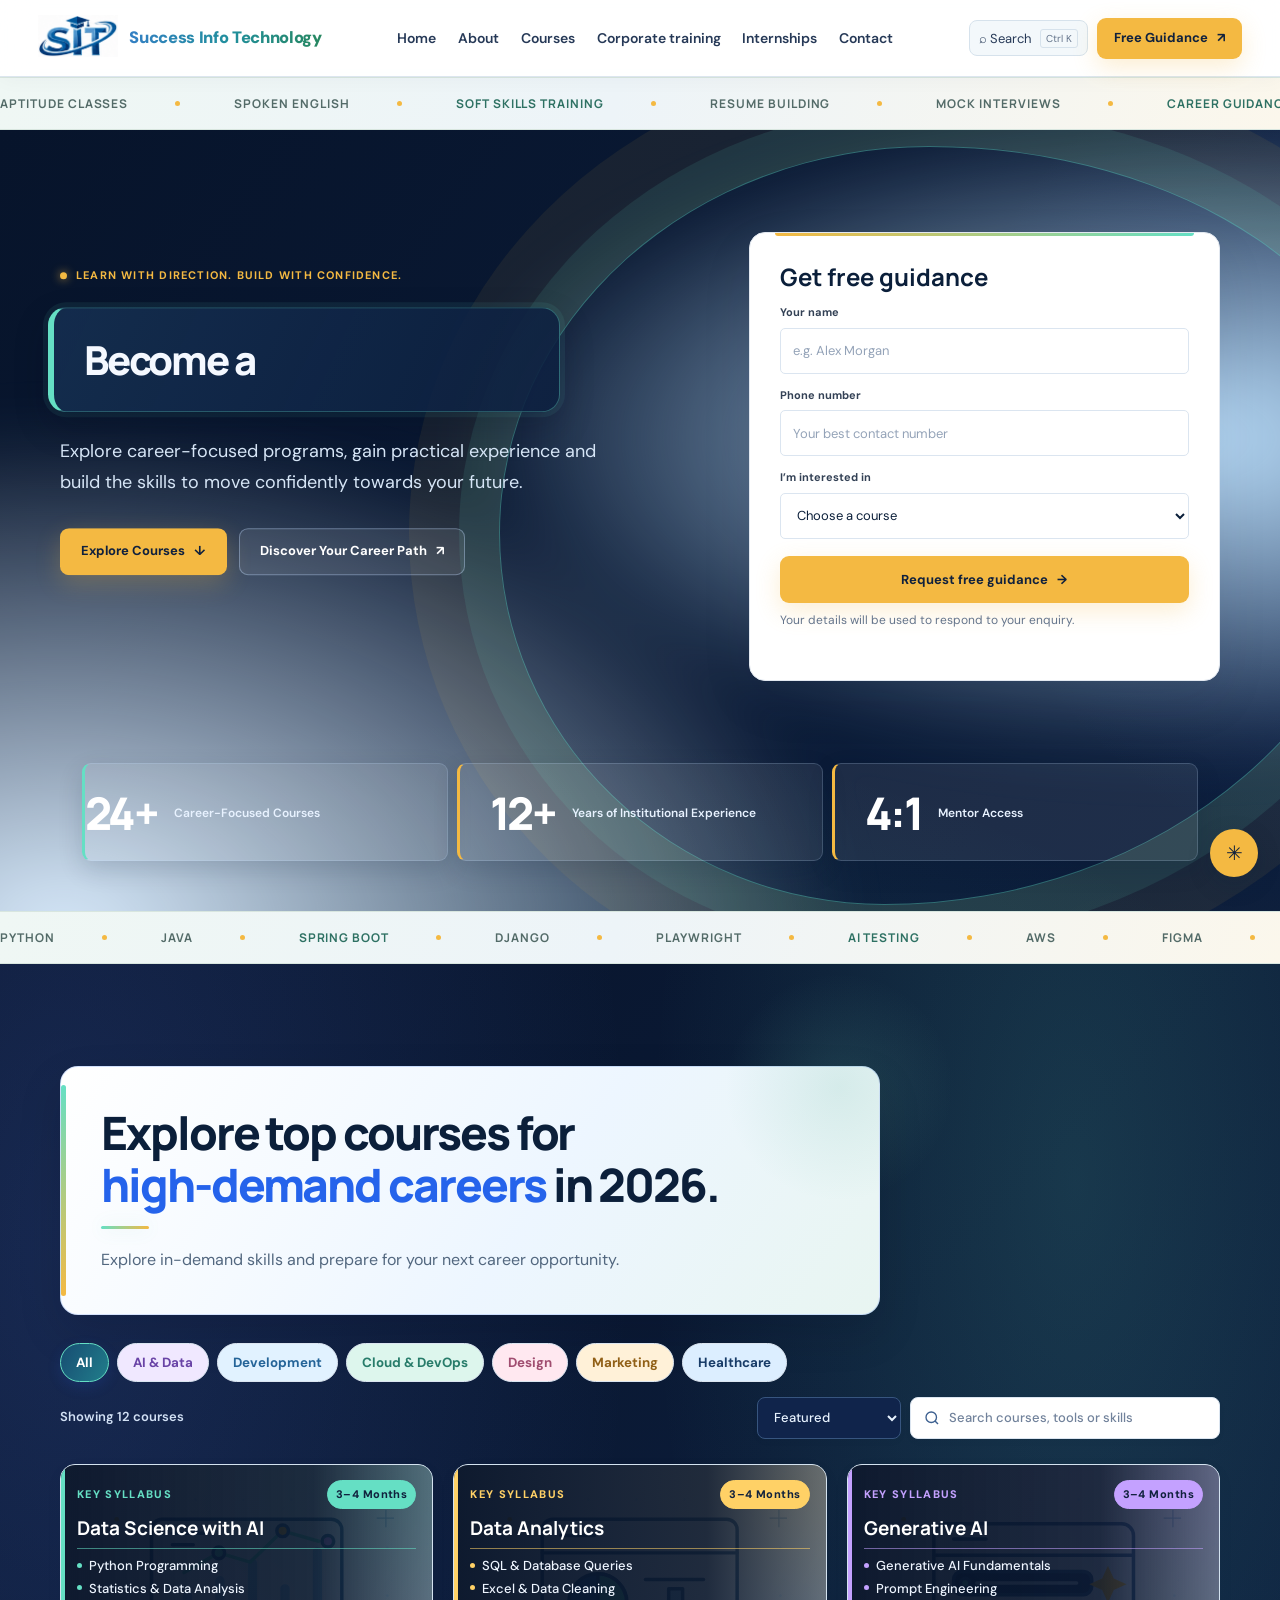
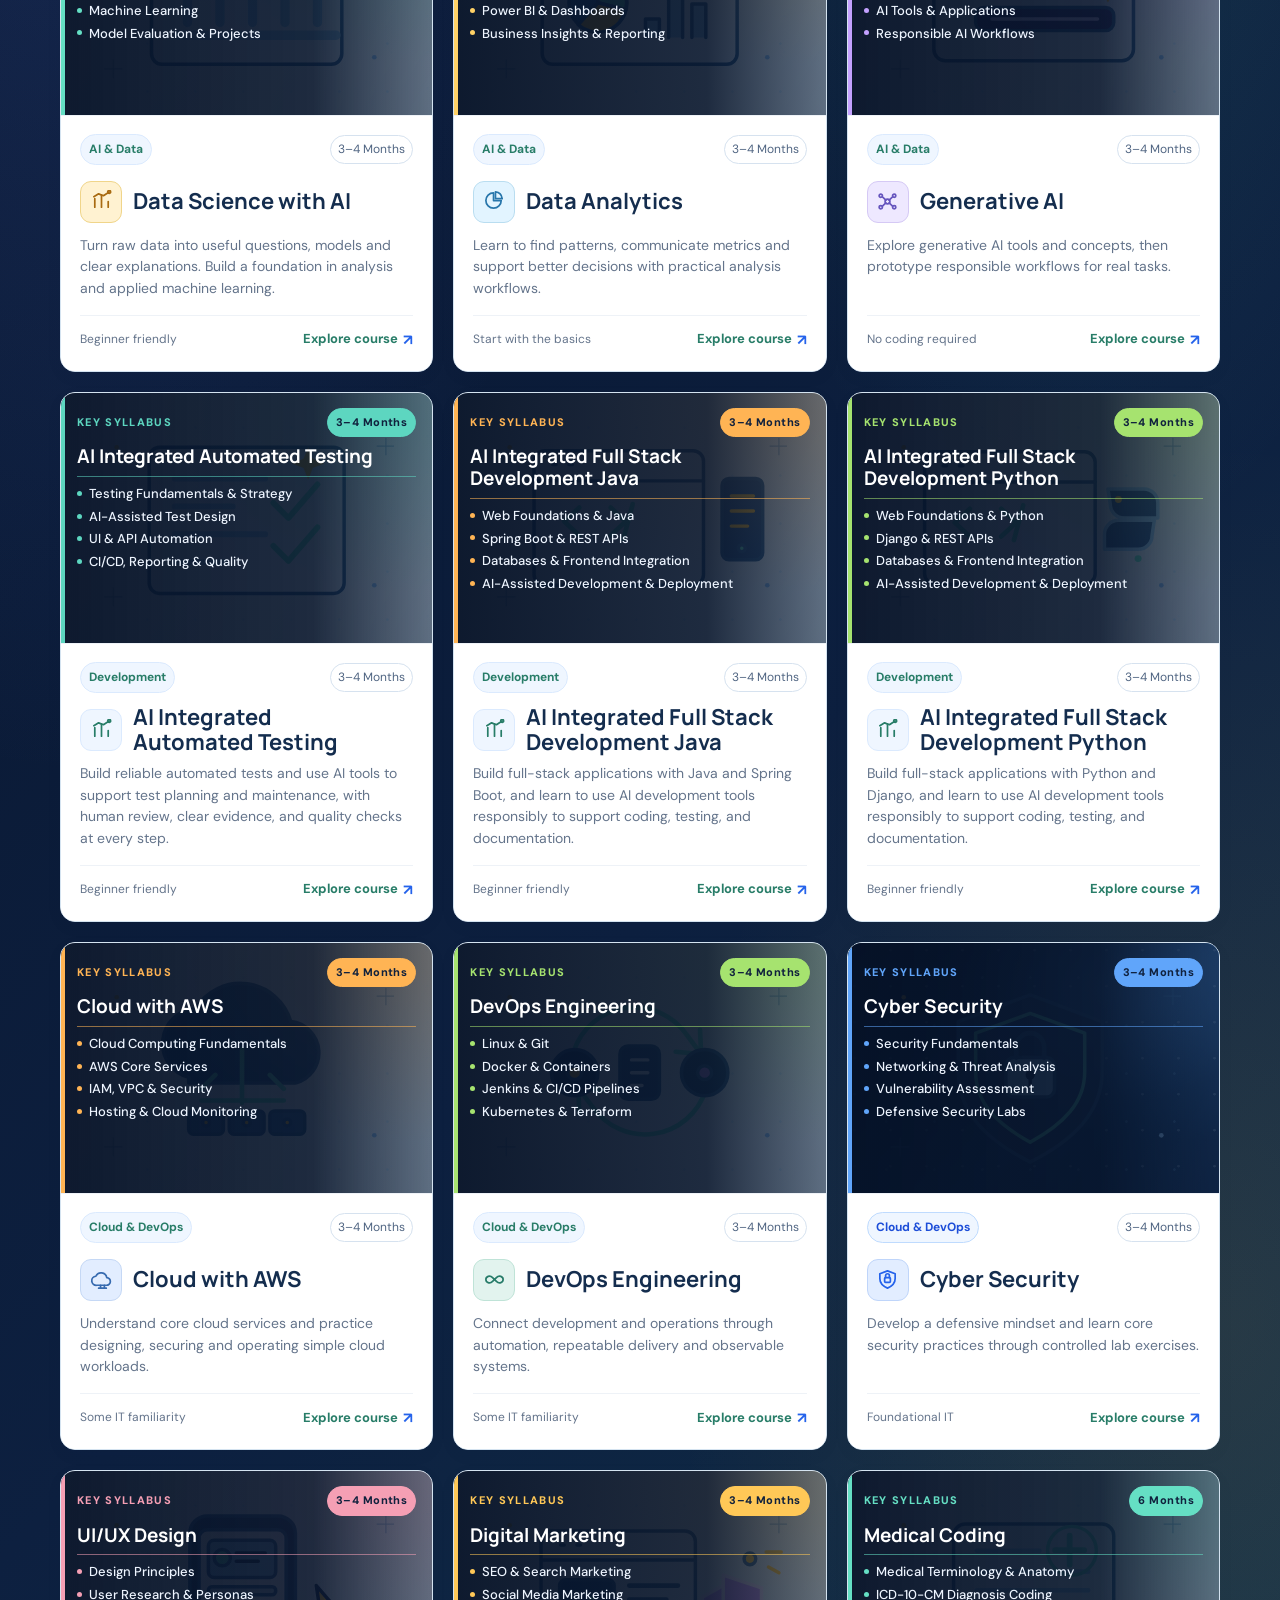
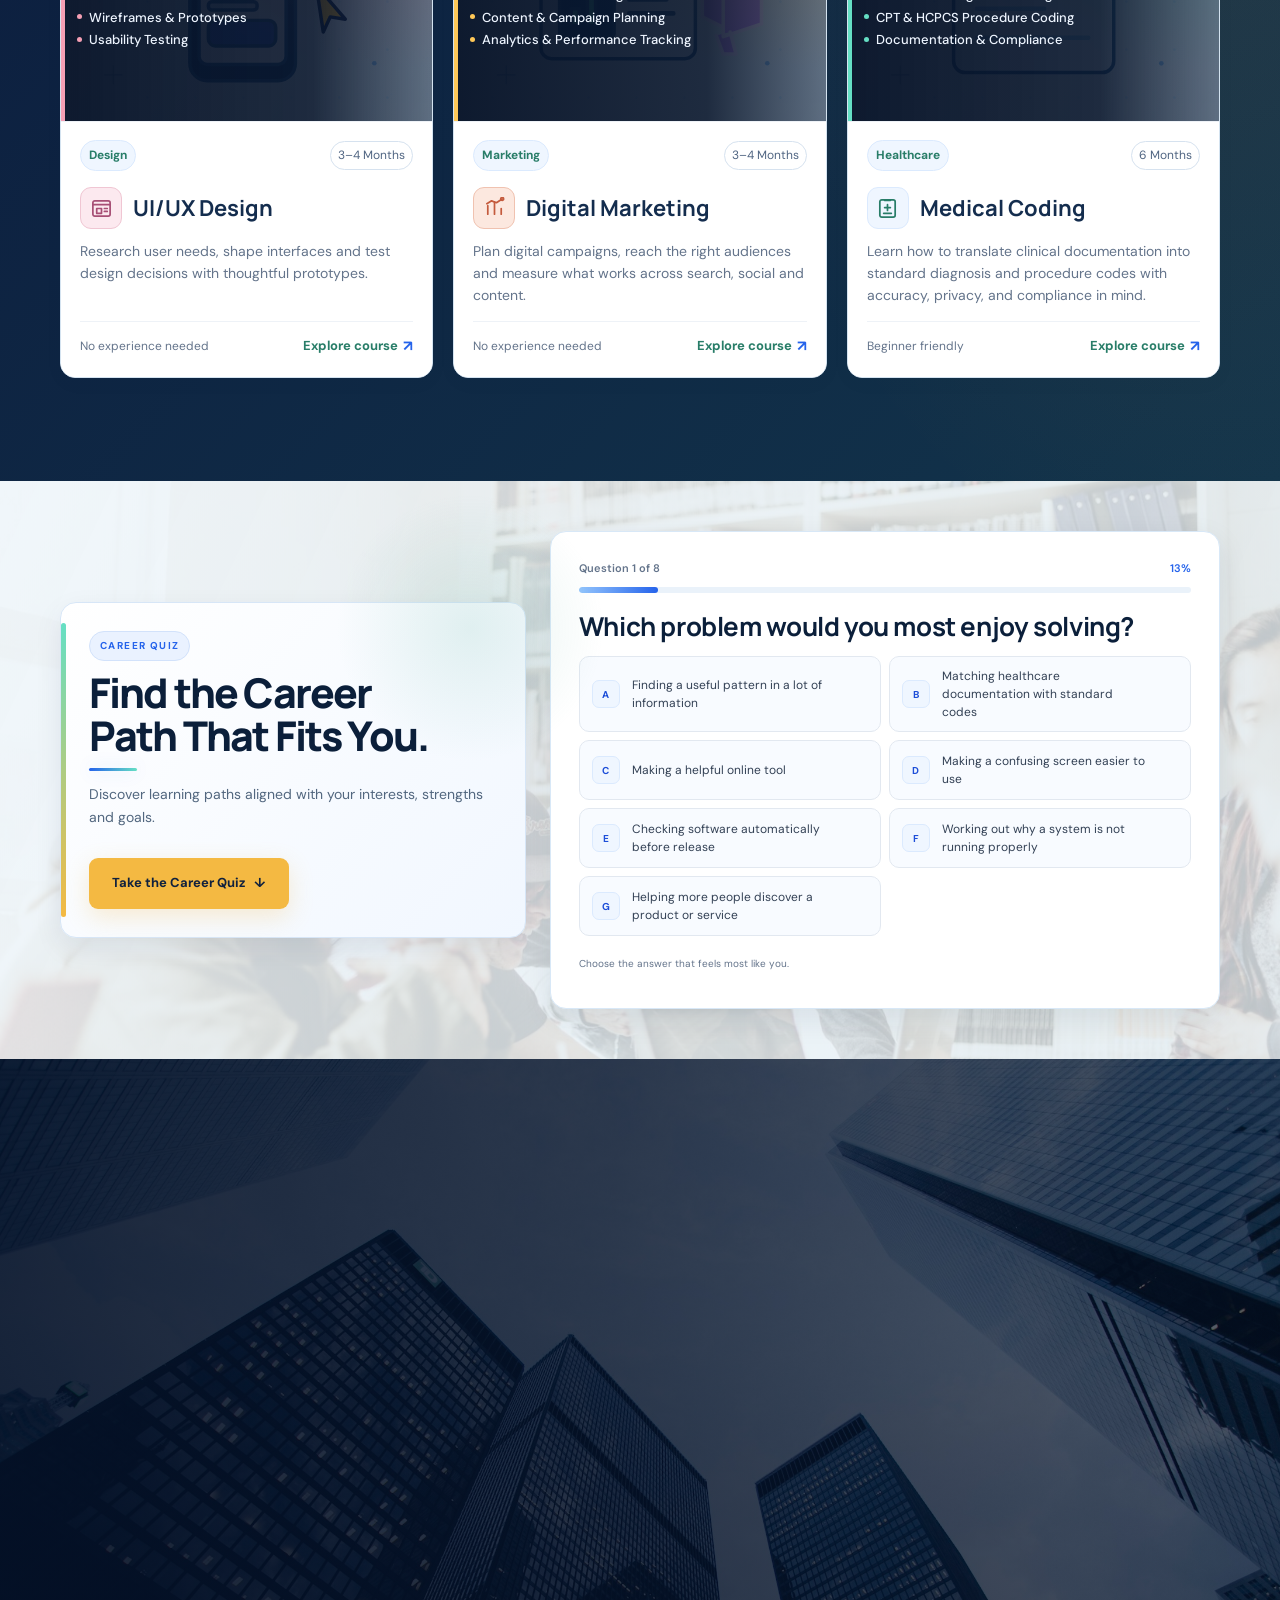
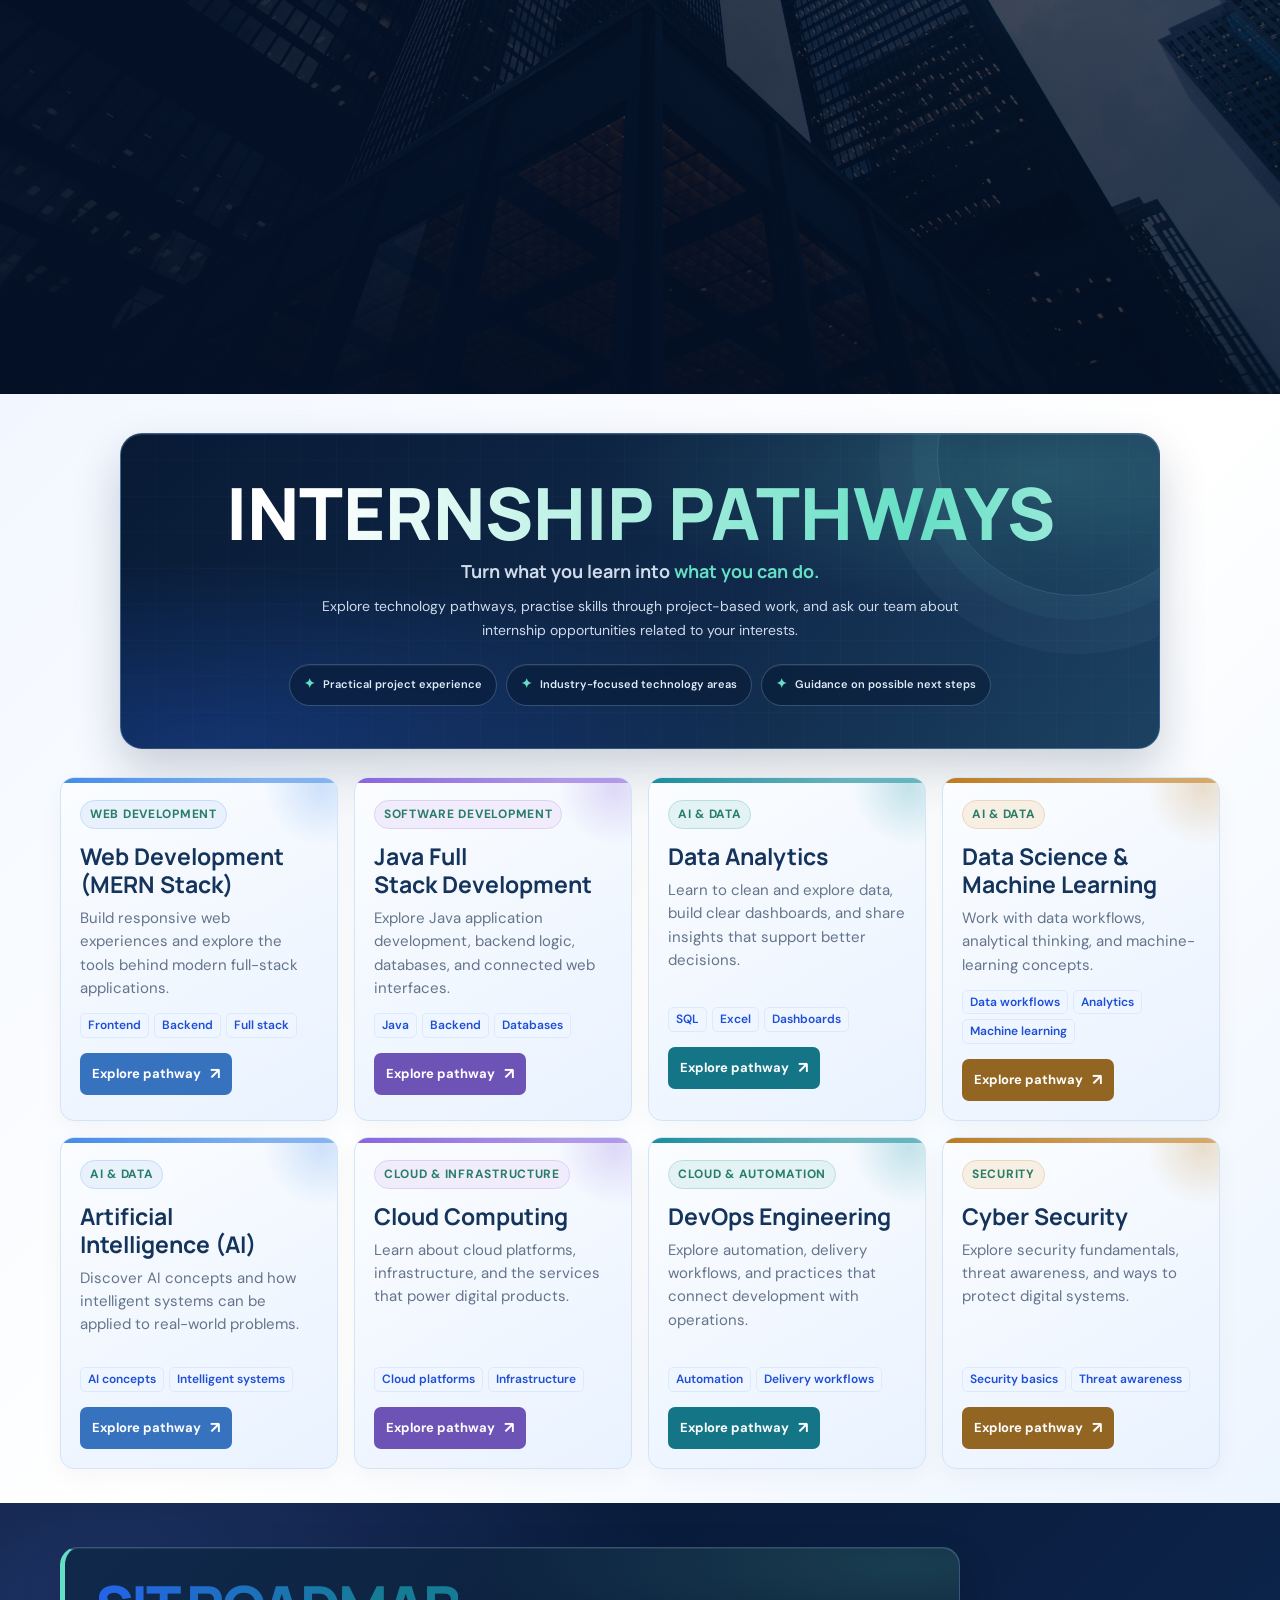
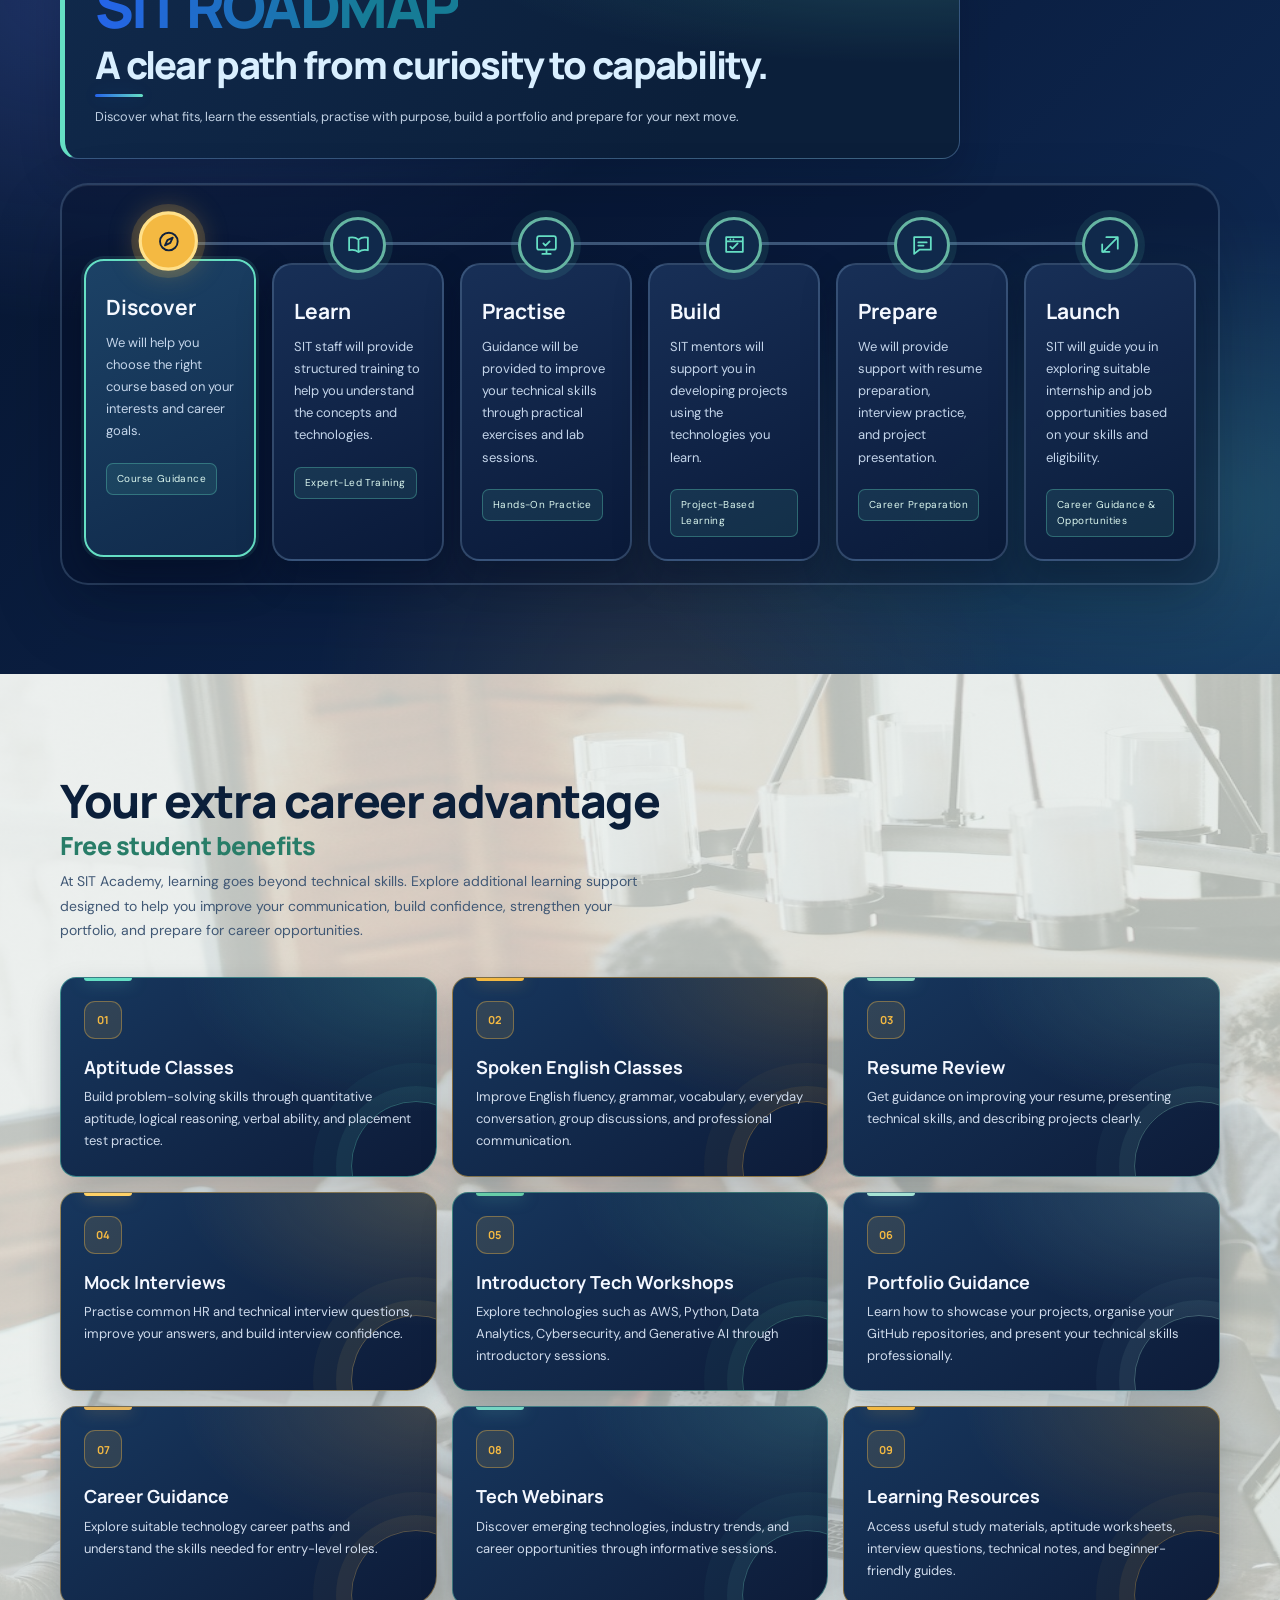
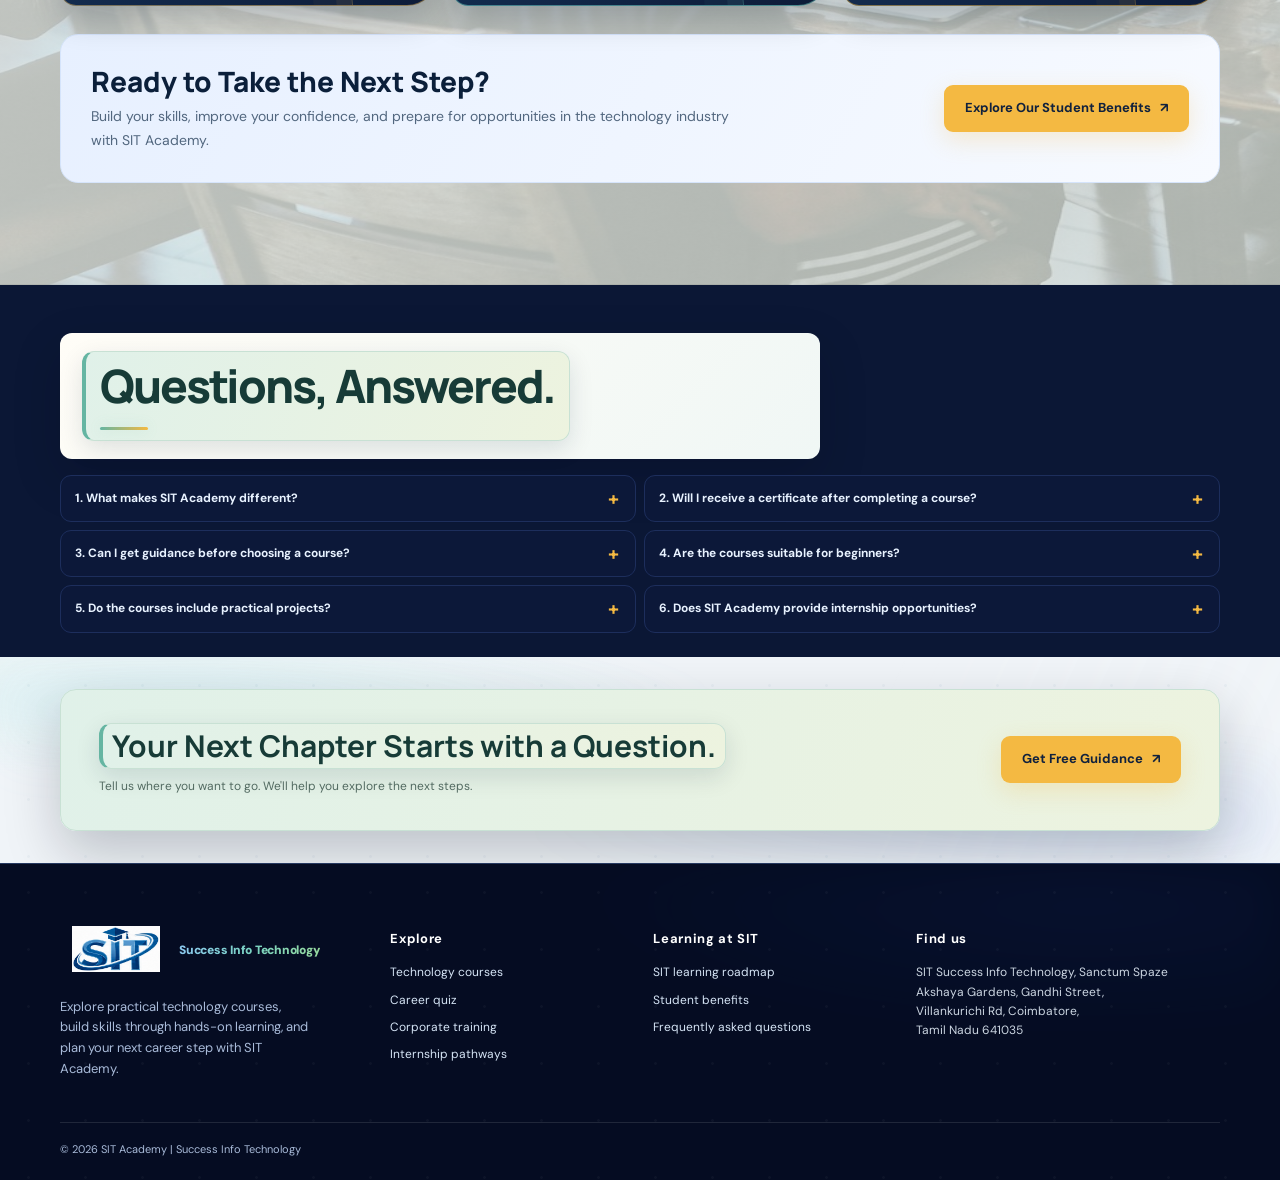
<file: index.html>
<!doctype html>
<html lang="en">
<head>
  <meta charset="utf-8">
  <meta name="viewport" content="width=device-width, initial-scale=1">
  <meta name="theme-color" content="#ffffff">
  <meta name="description" content="SIT Academy FAQs on courses, certificates, practical projects, beginner learning, course guidance, and internship opportunities.">
  <title>SIT Academy | FAQs</title>
  <link rel="preconnect" href="https://fonts.googleapis.com">
  <link rel="preconnect" href="https://fonts.gstatic.com" crossorigin>
  <link href="https://fonts.googleapis.com/css2?family=Bricolage+Grotesque:opsz,wght@12..96,500;12..96,600;12..96,700;12..96,800&family=DM+Sans:wght@400;500;600;700;800;900&family=Manrope:wght@400;500;600;700;800&family=Plus+Jakarta+Sans:wght@500;600;700;800;900&display=swap" rel="stylesheet">
  <link rel="stylesheet" href="styles.css">
</head>
<body>
  <div class="top-progress" id="scrollProgress" aria-hidden="true"></div>
  <header class="header">
    <div class="wrap nav-wrap">
      <a class="logo" href="#home" aria-label="SIT home"><img src="images/sit-logo.png" alt=""><span class="logo-name"><span class="logo-word-success">Success</span> <span class="logo-word-info">Info</span> <span class="logo-word-technology">Technology</span></span></a>
      <nav aria-label="Main navigation">
        <ul class="nav-links" id="navLinks">
          <li><a href="#home" aria-current="page">Home</a></li><li><a href="about.html">About</a></li><li class="nav-courses"><button class="nav-course-toggle nav-course-dropdown-toggle" id="courseMenuToggle" type="button" aria-expanded="false" aria-controls="courseMenu">Courses</button><div class="internship-nav-menu" id="courseMenu" hidden></div></li><li><a href="#corporate-training">Corporate training</a></li><li class="nav-internships"><button class="nav-course-toggle nav-internship-toggle" id="internshipMenuToggle" type="button" aria-expanded="false" aria-controls="internshipMenu">Internships</button><div class="internship-nav-menu" id="internshipMenu" hidden><a href="#internship-mern">Web Development (MERN Stack)</a><a href="#internship-java">Java Full Stack Development</a><a href="#internship-analytics">Data Analytics</a><a href="#internship-data">Data Science &amp; Machine Learning</a><a href="#internship-ai">Artificial Intelligence (AI)</a><a href="#internship-cloud">Cloud Computing</a><a href="#internship-devops">DevOps Engineering</a><a href="#internship-security">Cyber Security</a></div></li><li><a href="contact.html">Contact</a></li>
        </ul>
      </nav>
      <div class="nav-actions">
        <button class="search-trigger" id="openPalette" type="button" aria-label="Search courses and sections">⌕ Search <kbd>Ctrl K</kbd></button>
        <a class="btn btn-yellow" href="#heroEnquiryForm">Free Guidance <span aria-hidden="true">↗</span></a>
      </div>
      <button class="menu-toggle" id="menuToggle" type="button" aria-label="Open navigation" aria-expanded="false" aria-controls="navLinks"><span></span><span></span><span></span></button>
    </div>
  </header>

  <div class="tech-strip" aria-label="Technologies covered in our courses"><div class="tech-track" id="techTrackNav"></div></div>

  <main id="home">
    <section class="hero" aria-labelledby="heroTitle">
      <div class="wrap">
       <div class="hero-layout">
        <div class="hero-copy">
          <div class="hero-kicker"><i class="live-dot" aria-hidden="true"></i> Learn with direction. Build with confidence.</div>
          <h1 id="heroTitle"><span class="hero-title-prefix">Become a</span> <span class="role-line" id="heroCareerRole" aria-live="polite" aria-atomic="true">Cloud Engineer</span></h1>
          <p class="sr-only">Explore career paths including Cloud Engineer, Data Analyst, Data Scientist, Java Full Stack Developer, Python Full Stack Developer, AI Test Automation Engineer, DevOps Engineer, Cybersecurity Analyst, UI/UX Designer, Generative AI Practitioner, Digital Marketer, and Medical Coder.</p>
          <p>Explore career-focused programs, gain practical experience and build the skills to move confidently towards your future.</p>
          <div class="hero-buttons"><a class="btn btn-yellow" href="#courses">Explore Courses <span aria-hidden="true">↓</span></a><a class="btn btn-line" href="#finder">Discover Your Career Path <span aria-hidden="true">↗</span></a></div>
        </div>
        <div class="hero-guidance">
          <form class="enquiry-card hero-enquiry-card" id="heroEnquiryForm">
            <h2>Get free guidance</h2>
            <div class="field"><label for="heroStudentName">Your name</label><input id="heroStudentName" name="name" autocomplete="name" placeholder="e.g. Alex Morgan" required></div>
            <div class="field"><label for="heroStudentPhone">Phone number</label><input id="heroStudentPhone" name="phone" type="tel" autocomplete="tel" inputmode="tel" placeholder="Your best contact number" minlength="7" maxlength="20" required></div>
            <div class="field"><label for="heroCourseSelect">I’m interested in</label><select id="heroCourseSelect" name="course" required><option value="">Choose a course</option><option value="Corporate training enquiry">Corporate training enquiry</option><option value="Internship opportunities">Internship opportunities</option><option value="Internship: Web Development (MERN Stack)">Internship: Web Development (MERN Stack)</option><option value="Internship: Java Full Stack Development">Internship: Java Full Stack Development</option><option value="Internship: Data Analytics">Internship: Data Analytics</option><option value="Internship: Data Science &amp; Machine Learning">Internship: Data Science &amp; Machine Learning</option><option value="Internship: Artificial Intelligence (AI)">Internship: Artificial Intelligence (AI)</option><option value="Internship: Cloud Computing">Internship: Cloud Computing</option><option value="Internship: DevOps Engineering">Internship: DevOps Engineering</option><option value="Internship: Cyber Security">Internship: Cyber Security</option></select></div>
            <button class="btn btn-yellow" type="submit">Request free guidance <span aria-hidden="true">→</span></button>
            <p class="form-note" id="heroFormMessage" role="status">Your details will be used to respond to your enquiry.</p>
          </form>
        </div>
       </div>
       <div class="stats-row" aria-label="SIT course and learner highlights">
         <article class="stat-pill"><strong>24+</strong><div class="stat-copy"><h2>Career-Focused Courses</h2></div></article>
         <article class="stat-pill"><strong>12+</strong><div class="stat-copy"><h2>Years of Institutional Experience</h2></div></article>
         <article class="stat-pill"><strong>4:1</strong><div class="stat-copy"><h2>Mentor Access</h2></div></article>
       </div>
      </div>
    </section>

    <div class="tech-strip" aria-label="Technologies covered in our courses"><div class="tech-track" id="techTrack"></div></div>

    <section class="section section-light" id="courses" aria-labelledby="coursesTitle">
      <div class="wrap">
        <div class="section-head"><h2 id="coursesTitle">Explore top courses for <span>high-demand careers</span> in 2026.</h2><p>Explore in-demand skills and prepare for your next career opportunity.</p></div>
        <div class="course-tools">
          <div class="filters" id="courseFilters" role="group" aria-label="Filter courses"></div>
          <div class="course-control-row">
            <p class="course-result-count" id="courseResultCount" aria-live="polite"></p>
            <label class="sr-only" for="courseSort">Sort courses</label>
            <select class="course-sort" id="courseSort"><option value="featured">Featured</option><option value="title">Title: A to Z</option><option value="shortest">Shortest first</option><option value="longest">Longest first</option></select>
            <label class="sr-only" for="courseSearch">Search courses</label>
            <input class="course-search" id="courseSearch" type="search" placeholder="Search courses, tools or skills">
          </div>
        </div>
        <div class="course-grid" id="courseGrid"></div>
      </div>
    </section>

    <section class="section section-dark" id="finder" aria-labelledby="finderTitle">
      <div class="wrap finder-layout">
        <div class="section-head"><p class="eyebrow">Career Quiz</p><h2 id="finderTitle">Find the Career Path That Fits You.</h2><p>Discover learning paths aligned with your interests, strengths and goals.</p><a class="btn btn-yellow finder-cta" href="#quizPanel">Take the Career Quiz <span aria-hidden="true">↓</span></a></div>
        <div class="quiz-panel" id="quizPanel">
          <div id="quizQuestions"><div class="quiz-top"><span id="quizStepLabel">Question 1 of 8</span><span id="quizProgressText">0%</span></div><div class="quiz-progress"><span id="quizProgress"></span></div><div id="quizContent" class="quiz-content"><h3 id="quizQuestion" aria-live="polite"></h3><div class="quiz-options" id="quizOptions"></div></div><div class="quiz-navigation"><span>Choose the answer that feels most like you.</span><button class="quiz-back" id="quizBack" type="button" hidden>← Back</button></div></div>
          <div class="quiz-result" id="quizResult" aria-live="polite"><p class="eyebrow">Your starting shortlist</p><h3>Courses to explore</h3><div id="quizMatches"></div><div class="quiz-result-actions"><button class="btn btn-yellow" id="syllabusButton" type="button">View syllabus</button><button class="btn btn-line" id="restartQuiz" type="button">Start again</button></div></div>
        </div>
      </div>
    </section>

    <section class="section section-light corporate-training-section" id="corporate-training" aria-labelledby="corporateTrainingTitle">
      <div class="wrap corporate-training-layout">
        <div class="corporate-training-copy">
          <p class="eyebrow">Corporate Training</p>
          <h2 id="corporateTrainingTitle">Technology Training for Growing Teams</h2>
          <p class="corporate-training-intro">Help your team build relevant technical skills with structured training programs tailored to your organization's learning needs. SIT Academy focuses on practical technology education, helping teams explore modern tools, strengthen technical foundations, and develop workplace-ready capabilities.</p>
          <ul class="corporate-training-points">
            <li><span aria-hidden="true">01</span><div><strong>Technology Skills Development</strong><p>Explore training in AWS Cloud Computing, DevOps, Software Development, Data Analytics, Cybersecurity, and Artificial Intelligence.</p></div></li>
            <li><span aria-hidden="true">02</span><div><strong>Practical, Hands-On Learning</strong><p>Focus on guided technical exercises, lab sessions, and project-based learning to connect concepts with real-world applications.</p></div></li>
            <li><span aria-hidden="true">03</span><div><strong>Training Tailored to Your Needs</strong><p>Discuss your team's experience level, learning objectives, preferred schedule, and suitable training format.</p></div></li>
          </ul>
          <div class="corporate-training-next">
            <h3>Let's Plan Your Team's Learning Journey</h3>
            <p>Tell us about your organization's training requirements and explore suitable learning options with SIT Academy.</p>
            <a class="btn btn-dark corporate-training-cta" href="#heroEnquiryForm" data-corporate-enquiry>Enquire About Corporate Training <span aria-hidden="true">↗</span></a>
            <p class="corporate-training-note"><em>Training scope, schedules, delivery formats, and availability are subject to discussion and confirmation.</em></p>
          </div>
        </div>
      </div>
    </section>

    <section class="section section-dark internship-section" id="internships" aria-labelledby="internshipsTitle">
      <div class="wrap">
        <div class="internship-heading">
          <h2 class="internship-kicker" id="internshipsTitle">INTERNSHIP PATHWAYS</h2>
          <p class="internship-subtitle">Turn what you learn into <span>what you can do.</span></p>
          <p class="internship-description">Explore technology pathways, practise skills through project-based work, and ask our team about internship opportunities related to your interests.</p>
          <ul class="internship-highlights" aria-label="What to explore in an internship pathway">
            <li><span aria-hidden="true">✦</span> Practical project experience</li>
            <li><span aria-hidden="true">✦</span> Industry-focused technology areas</li>
            <li><span aria-hidden="true">✦</span> Guidance on possible next steps</li>
          </ul>
        </div>
        <div class="internship-course-grid">
          <article class="internship-course-card" id="internship-mern"><div class="internship-course-content"><span class="internship-topic">Web development</span><h3>Web Development (MERN Stack)</h3><p>Build responsive web experiences and explore the tools behind modern full-stack applications.</p><div class="internship-tags" aria-label="Topics"><span>Frontend</span><span>Backend</span><span>Full stack</span></div><button type="button" data-internship-course="Internship: Web Development (MERN Stack)">Explore pathway <span aria-hidden="true">↗</span></button></div></article>
          <article class="internship-course-card" id="internship-java"><div class="internship-course-content"><span class="internship-topic">Software development</span><h3>Java Full Stack Development</h3><p>Explore Java application development, backend logic, databases, and connected web interfaces.</p><div class="internship-tags" aria-label="Topics"><span>Java</span><span>Backend</span><span>Databases</span></div><button type="button" data-internship-course="Internship: Java Full Stack Development">Explore pathway <span aria-hidden="true">↗</span></button></div></article>
          <article class="internship-course-card" id="internship-analytics"><div class="internship-course-content"><span class="internship-topic">AI &amp; data</span><h3>Data Analytics</h3><p>Learn to clean and explore data, build clear dashboards, and share insights that support better decisions.</p><div class="internship-tags" aria-label="Topics"><span>SQL</span><span>Excel</span><span>Dashboards</span></div><button type="button" data-internship-course="Internship: Data Analytics">Explore pathway <span aria-hidden="true">↗</span></button></div></article>
          <article class="internship-course-card" id="internship-data"><div class="internship-course-content"><span class="internship-topic">AI &amp; data</span><h3>Data Science &amp; Machine Learning</h3><p>Work with data workflows, analytical thinking, and machine-learning concepts.</p><div class="internship-tags" aria-label="Topics"><span>Data workflows</span><span>Analytics</span><span>Machine learning</span></div><button type="button" data-internship-course="Internship: Data Science &amp; Machine Learning">Explore pathway <span aria-hidden="true">↗</span></button></div></article>
          <article class="internship-course-card" id="internship-ai"><div class="internship-course-content"><span class="internship-topic">AI &amp; data</span><h3>Artificial Intelligence (AI)</h3><p>Discover AI concepts and how intelligent systems can be applied to real-world problems.</p><div class="internship-tags" aria-label="Topics"><span>AI concepts</span><span>Intelligent systems</span></div><button type="button" data-internship-course="Internship: Artificial Intelligence (AI)">Explore pathway <span aria-hidden="true">↗</span></button></div></article>
          <article class="internship-course-card" id="internship-cloud"><div class="internship-course-content"><span class="internship-topic">Cloud &amp; infrastructure</span><h3>Cloud Computing</h3><p>Learn about cloud platforms, infrastructure, and the services that power digital products.</p><div class="internship-tags" aria-label="Topics"><span>Cloud platforms</span><span>Infrastructure</span></div><button type="button" data-internship-course="Internship: Cloud Computing">Explore pathway <span aria-hidden="true">↗</span></button></div></article>
          <article class="internship-course-card" id="internship-devops"><div class="internship-course-content"><span class="internship-topic">Cloud &amp; automation</span><h3>DevOps Engineering</h3><p>Explore automation, delivery workflows, and practices that connect development with operations.</p><div class="internship-tags" aria-label="Topics"><span>Automation</span><span>Delivery workflows</span></div><button type="button" data-internship-course="Internship: DevOps Engineering">Explore pathway <span aria-hidden="true">↗</span></button></div></article>
          <article class="internship-course-card" id="internship-security"><div class="internship-course-content"><span class="internship-topic">Security</span><h3>Cyber Security</h3><p>Explore security fundamentals, threat awareness, and ways to protect digital systems.</p><div class="internship-tags" aria-label="Topics"><span>Security basics</span><span>Threat awareness</span></div><button type="button" data-internship-course="Internship: Cyber Security">Explore pathway <span aria-hidden="true">↗</span></button></div></article>
        </div>
      </div>
    </section>

    <section class="section section-dark" id="roadmap" aria-labelledby="roadmapTitle">
      <div class="wrap">
        <div class="section-head"><p class="eyebrow">SIT Roadmap</p><h2 id="roadmapTitle">A clear path from curiosity to capability.</h2><p>Discover what fits, learn the essentials, practise with purpose, build a portfolio and prepare for your next move.</p></div>
        <div class="roadmap" id="roadmapSteps"><div class="roadmap-fill" id="roadmapFill"></div></div>
      </div>
    </section>

    <section class="section section-light addon-benefits-section" id="add-on-benefits" aria-labelledby="benefitsTitle">
      <div class="wrap">
        <div class="benefits-intro">
          <h2 id="benefitsTitle">
            <span>Your extra career advantage</span>
            <span class="benefits-free-label">Free student benefits</span>
          </h2>
          <p>At SIT Academy, learning goes beyond technical skills. Explore additional learning support designed to help you improve your communication, build confidence, strengthen your portfolio, and prepare for career opportunities.</p>
        </div>
        <div class="addon-benefits-grid">
          <article class="addon-benefit-card"><span class="benefit-icon" aria-hidden="true">01</span><h3>Aptitude Classes</h3><p>Build problem-solving skills through quantitative aptitude, logical reasoning, verbal ability, and placement test practice.</p></article>
          <article class="addon-benefit-card"><span class="benefit-icon" aria-hidden="true">02</span><h3>Spoken English Classes</h3><p>Improve English fluency, grammar, vocabulary, everyday conversation, group discussions, and professional communication.</p></article>
          <article class="addon-benefit-card"><span class="benefit-icon" aria-hidden="true">03</span><h3>Resume Review</h3><p>Get guidance on improving your resume, presenting technical skills, and describing projects clearly.</p></article>
          <article class="addon-benefit-card"><span class="benefit-icon" aria-hidden="true">04</span><h3>Mock Interviews</h3><p>Practise common HR and technical interview questions, improve your answers, and build interview confidence.</p></article>
          <article class="addon-benefit-card"><span class="benefit-icon" aria-hidden="true">05</span><h3>Introductory Tech Workshops</h3><p>Explore technologies such as AWS, Python, Data Analytics, Cybersecurity, and Generative AI through introductory sessions.</p></article>
          <article class="addon-benefit-card"><span class="benefit-icon" aria-hidden="true">06</span><h3>Portfolio Guidance</h3><p>Learn how to showcase your projects, organise your GitHub repositories, and present your technical skills professionally.</p></article>
          <article class="addon-benefit-card"><span class="benefit-icon" aria-hidden="true">07</span><h3>Career Guidance</h3><p>Explore suitable technology career paths and understand the skills needed for entry-level roles.</p></article>
          <article class="addon-benefit-card"><span class="benefit-icon" aria-hidden="true">08</span><h3>Tech Webinars</h3><p>Discover emerging technologies, industry trends, and career opportunities through informative sessions.</p></article>
          <article class="addon-benefit-card"><span class="benefit-icon" aria-hidden="true">09</span><h3>Learning Resources</h3><p>Access useful study materials, aptitude worksheets, interview questions, technical notes, and beginner-friendly guides.</p></article>
        </div>
        <div class="benefits-cta">
          <div>
            <h3>Ready to Take the Next Step?</h3>
            <p>Build your skills, improve your confidence, and prepare for opportunities in the technology industry with SIT Academy.</p>
          </div>
          <a class="btn btn-yellow" href="#heroEnquiryForm">Explore Our Student Benefits <span aria-hidden="true">↗</span></a>
        </div>
      </div>
    </section>

    <section class="section section-dark" id="faq" aria-labelledby="faqTitle">
      <div class="wrap"><div class="section-head"><h2 id="faqTitle">Questions, Answered.</h2></div><div class="faq-list">
        <details class="faq-item"><summary>1. What makes SIT Academy different?</summary><p>SIT Academy focuses on practical learning, structured technical training, and project-based practice to help students build relevant skills and prepare for technology careers.</p></details>
        <details class="faq-item"><summary>2. Will I receive a certificate after completing a course?</summary><p>Yes, SIT Academy provides course completion certificates to students who successfully complete their chosen program and meet the required completion criteria.</p></details>
        <details class="faq-item"><summary>3. Can I get guidance before choosing a course?</summary><p>Yes, you can contact our team to discuss course content, eligibility, schedules, fees, and suitable learning paths before enrolling.</p></details>
        <details class="faq-item"><summary>4. Are the courses suitable for beginners?</summary><p>Yes, beginner-friendly learning options can help students build a strong foundation before progressing to more advanced concepts, depending on the course.</p></details>
        <details class="faq-item"><summary>5. Do the courses include practical projects?</summary><p>Yes, the courses include practical exercises, guided labs, and project-based learning to help students apply the concepts they learn.</p></details>
        <details class="faq-item"><summary>6. Does SIT Academy provide internship opportunities?</summary><p>Yes, SIT Academy provides internship opportunities to help students gain practical experience, apply their technical skills, and work on projects related to their chosen field. Internship availability and eligibility may vary by program.</p></details>
      </div></div>
    </section>

    <section class="closing"><div class="wrap closing-inner"><div><h2>Your Next Chapter Starts with a Question.</h2><p>Tell us where you want to go. We'll help you explore the next steps.</p></div><a class="btn btn-yellow" href="#heroEnquiryForm">Get Free Guidance <span aria-hidden="true">↗</span></a></div></section>
  </main>

  <footer class="footer">
    <div class="wrap"><div class="footer-grid">
      <div class="footer-about"><a class="logo" href="#home" aria-label="SIT home"><img src="images/sit-logo.png" alt=""><span class="logo-name"><span class="logo-word-success">Success</span> <span class="logo-word-info">Info</span> <span class="logo-word-technology">Technology</span></span></a><p>Explore practical technology courses, build skills through hands-on learning, and plan your next career step with SIT Academy.</p></div>
      <div class="footer-col"><h3>Explore</h3><a href="#courses">Technology courses</a><a href="#finder">Career quiz</a><a href="#corporate-training">Corporate training</a><a href="#internships">Internship pathways</a></div>
      <div class="footer-col"><h3>Learning at SIT</h3><a href="#roadmap">SIT learning roadmap</a><a href="#add-on-benefits">Student benefits</a><a href="#faq">Frequently asked questions</a></div>
      <div class="footer-col"><h3>Find us</h3><address>SIT Success Info Technology, Sanctum Spaze<br>Akshaya Gardens, Gandhi Street,<br>Villankurichi Rd, Coimbatore,<br>Tamil Nadu 641035</address></div>
    </div><div class="footer-bottom"><span>© <span id="yearNow"></span> SIT Academy | Success Info Technology</span></div></div>
  </footer>
  <button class="floating-enquire" id="floatingEnquire" type="button" aria-label="Go to free guidance form" title="Free guidance">✳</button><button class="back-top" id="backTop" type="button" aria-label="Back to top" title="Back to top">↑</button>

  <dialog id="courseDialog" aria-labelledby="dialogCourseTitle"><div class="dialog-head"><strong>SIT · COURSE OVERVIEW</strong><button class="dialog-close" type="button" data-close="courseDialog" aria-label="Close course details">×</button></div><div class="course-dialog-art" id="dialogArt"></div><div class="dialog-content"><p class="eyebrow" id="dialogCategory"></p><h2 id="dialogCourseTitle"></h2><p id="dialogDescription"></p><div class="syllabus-heading"><h3>Course syllabus</h3></div><div class="module-list" id="moduleList"></div><section class="course-knowledge-check" aria-labelledby="courseQuizTitle"><div class="course-quiz-heading"><div><p class="eyebrow">Check your starting point</p><h3 id="courseQuizTitle">How well do you know this course?</h3></div><span class="course-quiz-count">5 questions</span></div><p class="course-quiz-intro">Try a short knowledge check. Your score is just for practice and will not affect course access.</p><div id="courseQuizContent" aria-live="polite"></div></section><button class="btn btn-dark" id="dialogEnquire" type="button">Enquire about this course <span aria-hidden="true">↗</span></button></div></dialog>
  <dialog class="palette" id="commandDialog" aria-label="Search courses and sections"><label class="sr-only" for="paletteInput">Search all courses and sections</label><input id="paletteInput" type="search" placeholder="Search courses and sections..." autocomplete="off"><div class="palette-list" id="paletteList" role="listbox"></div><div class="palette-hint">↑↓ to navigate · Enter to open · Esc to close</div></dialog>

  <script src="script.js" defer></script>
  <script src="motion.js" defer></script>
</body>
</html>
</file>
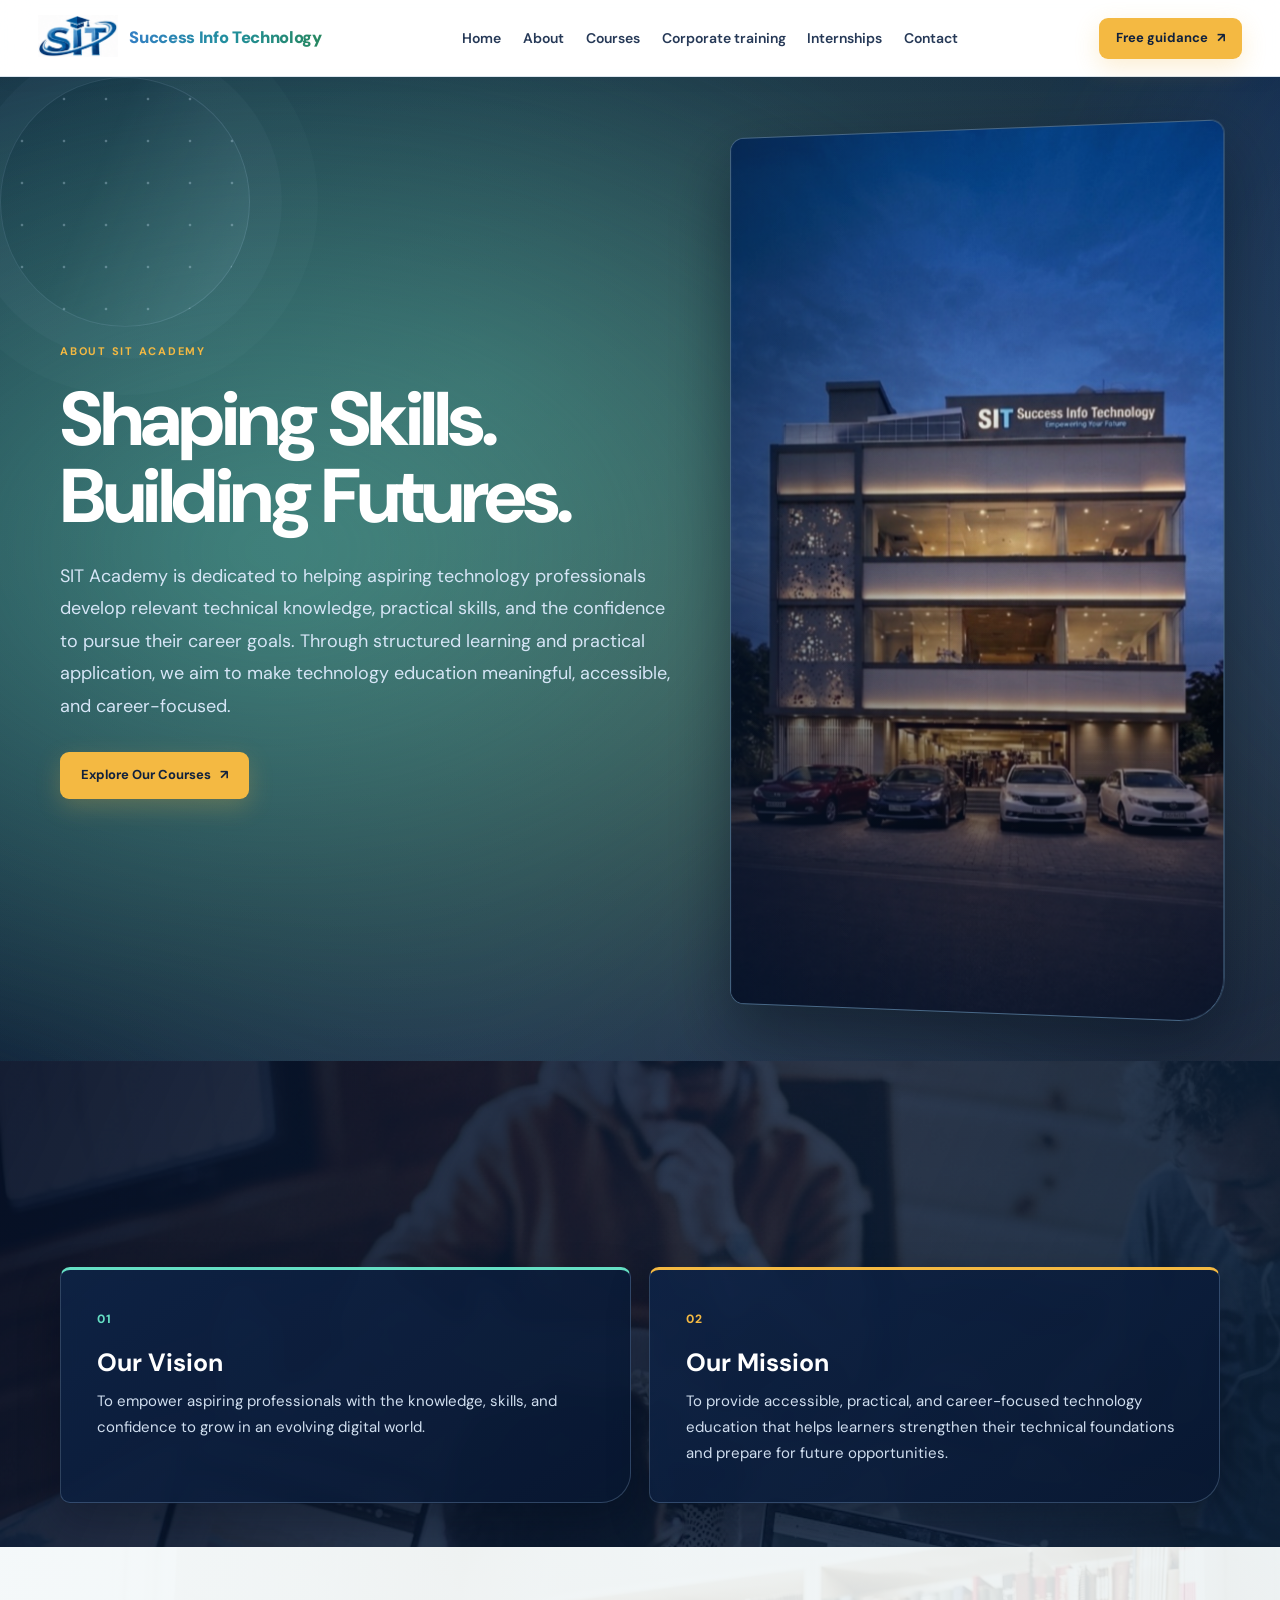
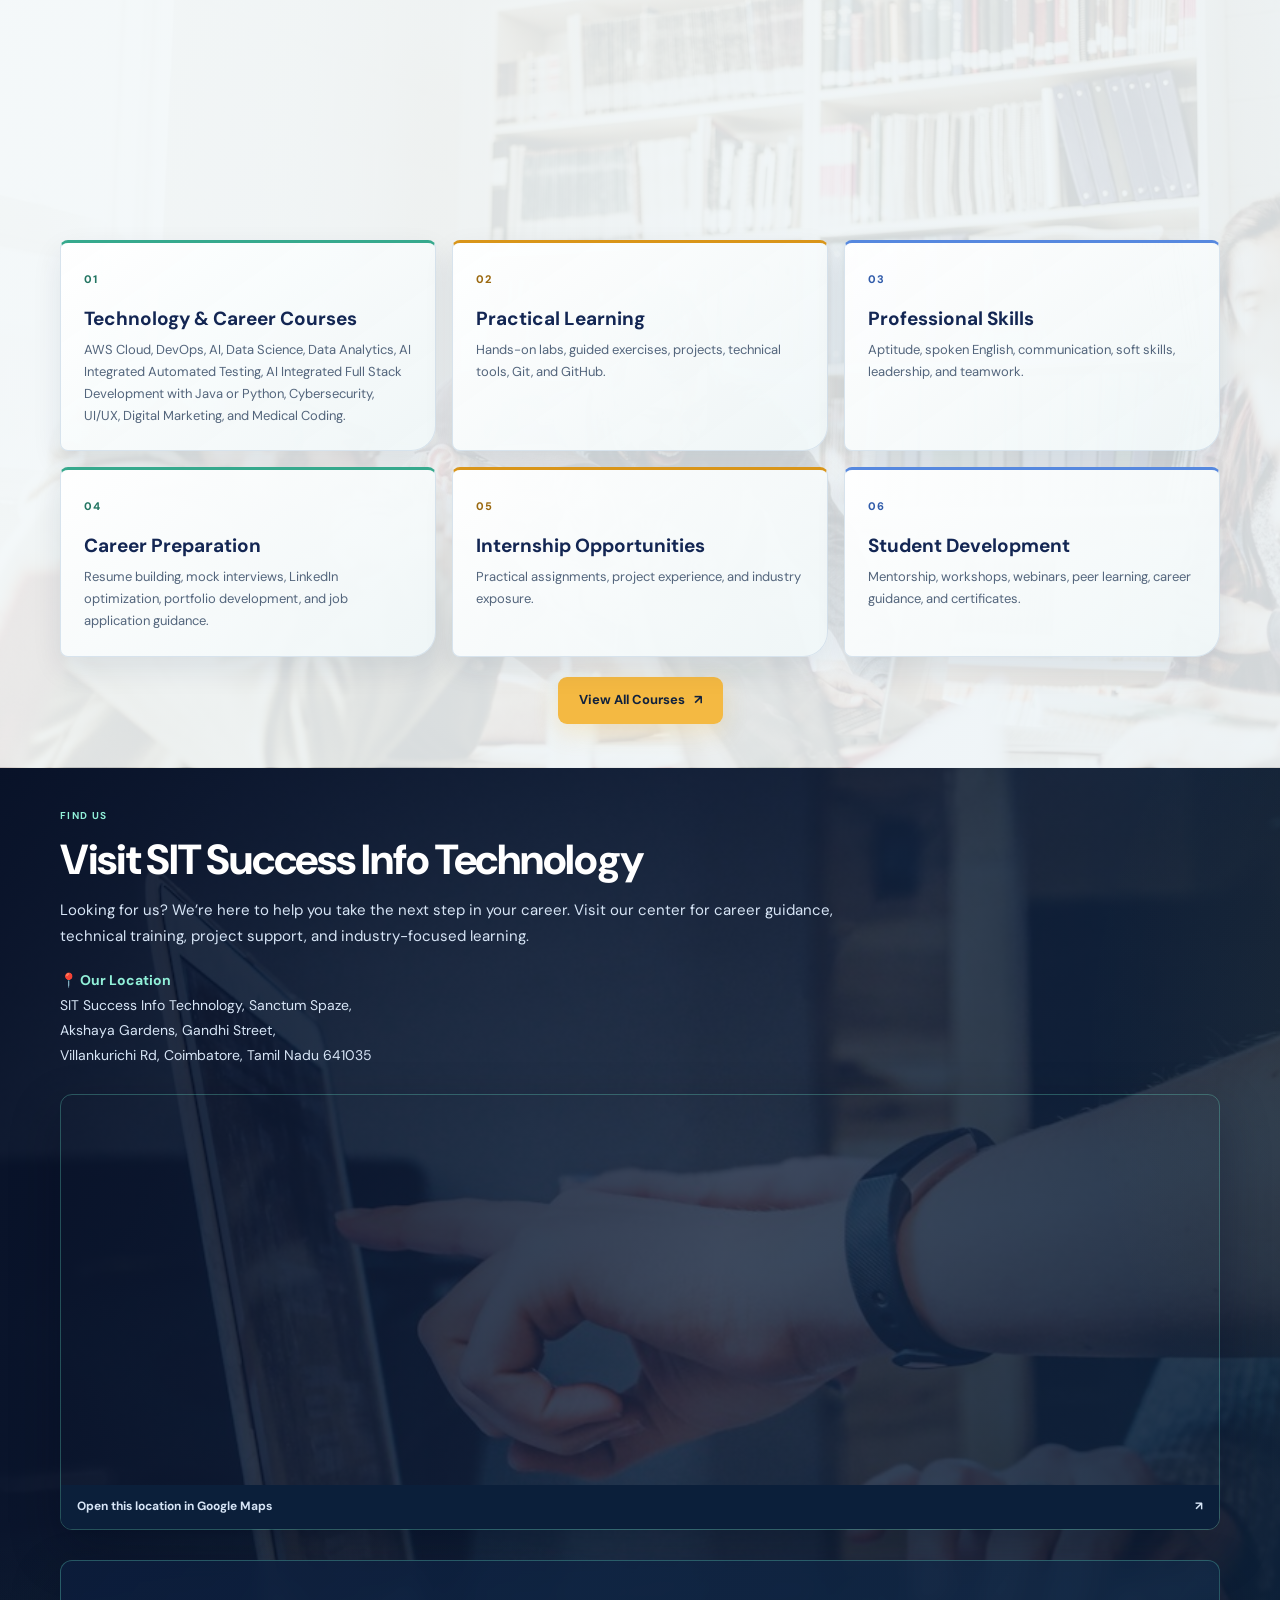
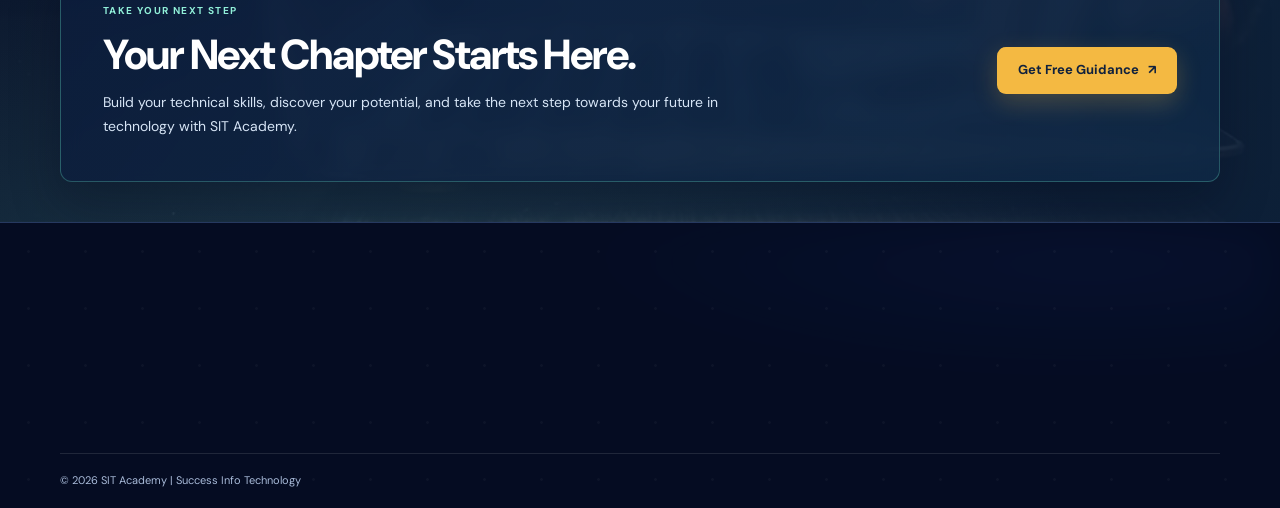
<file: about.html>
<!doctype html>
<html lang="en">
<head>
  <meta charset="utf-8">
  <meta name="viewport" content="width=device-width, initial-scale=1">
  <meta name="theme-color" content="#070f28">
  <meta name="description" content="Discover SIT Academy's vision, practical learning approach, technology courses, student support, and pathways for growing in a digital career.">
  <title>About SIT Academy | Success Info Technology</title>
  <link rel="preconnect" href="https://fonts.googleapis.com">
  <link rel="preconnect" href="https://fonts.gstatic.com" crossorigin>
  <link href="https://fonts.googleapis.com/css2?family=Bricolage+Grotesque:opsz,wght@12..96,500;12..96,600;12..96,700;12..96,800&family=DM+Sans:wght@400;500;600;700;800;900&display=swap" rel="stylesheet">
  <link rel="stylesheet" href="styles.css">
</head>
<body class="about-page">
  <header class="header">
    <div class="wrap nav-wrap">
      <a class="logo" href="index.html#home" aria-label="SIT home"><img src="images/sit-logo.png" alt=""><span class="logo-name"><span class="logo-word-success">Success</span> <span class="logo-word-info">Info</span> <span class="logo-word-technology">Technology</span></span></a>
      <nav aria-label="Main navigation">
        <ul class="nav-links" id="aboutNavLinks">
          <li><a href="index.html#home">Home</a></li>
          <li><a href="about.html" aria-current="page">About</a></li>
          <li><a href="index.html#courses">Courses</a></li>
          <li><a href="index.html#corporate-training">Corporate training</a></li>
          <li><a href="index.html#internships">Internships</a></li>
          <li><a href="contact.html">Contact</a></li>
        </ul>
      </nav>
      <div class="nav-actions"><a class="btn btn-yellow" href="index.html#heroEnquiryForm">Free guidance <span aria-hidden="true">↗</span></a></div>
      <button class="menu-toggle" id="aboutMenuToggle" type="button" aria-label="Open navigation" aria-expanded="false" aria-controls="aboutNavLinks"><span></span><span></span><span></span></button>
    </div>
  </header>

  <main>
    <section class="about-hero" aria-labelledby="aboutTitle">
      <div class="wrap about-intro-inner">
        <div class="about-intro-content">
          <p class="eyebrow about-intro-eyebrow">About SIT Academy</p>
          <h1 id="aboutTitle">Shaping Skills. Building Futures.</h1>
          <p class="about-intro-copy">SIT Academy is dedicated to helping aspiring technology professionals develop relevant technical knowledge, practical skills, and the confidence to pursue their career goals. Through structured learning and practical application, we aim to make technology education meaningful, accessible, and career-focused.</p>
          <a class="btn btn-yellow" href="index.html#courses">Explore Our Courses <span aria-hidden="true">↗</span></a>
        </div>
        <figure class="about-intro-visual">
          <img src="images/about-sit-building.jpg" alt="SIT Success Info Technology building in Coimbatore at dusk">
        </figure>
      </div>
    </section>

    <section class="section section-light about-section about-vision-section" aria-labelledby="aboutVisionTitle">
      <div class="wrap">
        <div class="section-head">
          <h2 id="aboutVisionTitle">Empowering the Next Generation of Tech Professionals</h2>
        </div>
        <div class="about-values-grid">
          <article class="about-value-card">
            <span class="about-card-number">01</span>
            <h3>Our Vision</h3>
            <p>To empower aspiring professionals with the knowledge, skills, and confidence to grow in an evolving digital world.</p>
          </article>
          <article class="about-value-card">
            <span class="about-card-number">02</span>
            <h3>Our Mission</h3>
            <p>To provide accessible, practical, and career-focused technology education that helps learners strengthen their technical foundations and prepare for future opportunities.</p>
          </article>
        </div>
      </div>
    </section>

    <section class="section section-light about-section about-courses-section" id="aboutCourses" aria-labelledby="aboutCoursesTitle">
      <div class="wrap">
        <div class="section-head">
          <h2 id="aboutCoursesTitle">Learning, Skills &amp; Career Support.</h2>
          <p>Explore the courses, practical training, and career development support available at SIT Academy.</p>
        </div>
        <div class="about-offering-grid">
          <article class="about-offering-card"><span>01</span><h3>Technology &amp; Career Courses</h3><p>AWS Cloud, DevOps, AI, Data Science, Data Analytics, AI Integrated Automated Testing, AI Integrated Full Stack Development with Java or Python, Cybersecurity, UI/UX, Digital Marketing, and Medical Coding.</p></article>
          <article class="about-offering-card"><span>02</span><h3>Practical Learning</h3><p>Hands-on labs, guided exercises, projects, technical tools, Git, and GitHub.</p></article>
          <article class="about-offering-card"><span>03</span><h3>Professional Skills</h3><p>Aptitude, spoken English, communication, soft skills, leadership, and teamwork.</p></article>
          <article class="about-offering-card"><span>04</span><h3>Career Preparation</h3><p>Resume building, mock interviews, LinkedIn optimization, portfolio development, and job application guidance.</p></article>
          <article class="about-offering-card"><span>05</span><h3>Internship Opportunities</h3><p>Practical assignments, project experience, and industry exposure.</p></article>
          <article class="about-offering-card"><span>06</span><h3>Student Development</h3><p>Mentorship, workshops, webinars, peer learning, career guidance, and certificates.</p></article>
        </div>
        <div class="about-course-action"><a class="btn btn-yellow" href="index.html#courses">View All Courses <span aria-hidden="true">↗</span></a></div>
      </div>
    </section>

    <section class="about-cta" aria-labelledby="aboutCtaTitle">
      <div class="wrap about-location-heading">
        <p class="eyebrow">Find Us</p>
        <h2>Visit SIT Success Info Technology</h2>
        <p class="about-location-description">Looking for us? We’re here to help you take the next step in your career. Visit our center for career guidance, technical training, project support, and industry-focused learning.</p>
        <p class="about-location-address"><strong>📍 Our Location</strong><br>SIT Success Info Technology, Sanctum Spaze,<br>Akshaya Gardens, Gandhi Street,<br>Villankurichi Rd, Coimbatore, Tamil Nadu 641035</p>
      </div>
      <div class="wrap about-location-map">
        <iframe
          src="https://www.google.com/maps?q=SIT%20Success%20Info%20Technology%2C%20Sanctum%20Spaze%2C%20Akshaya%20Gardens%2C%20Gandhi%20Street%2C%20Villankurichi%20Rd%2C%20Coimbatore%2C%20Tamil%20Nadu%20641035&z=17&output=embed"
          title="Map showing SIT Success Info Technology at Sanctum Spaze, Coimbatore"
          loading="eager"
          referrerpolicy="no-referrer-when-downgrade"
          allowfullscreen>
        </iframe>
        <a class="about-location-map-link" href="https://www.google.com/maps/search/?api=1&amp;query=SIT%20Success%20Info%20Technology%2C%20Sanctum%20Spaze%2C%20Akshaya%20Gardens%2C%20Gandhi%20Street%2C%20Villankurichi%20Rd%2C%20Coimbatore%2C%20Tamil%20Nadu%20641035" target="_blank" rel="noopener noreferrer">Open this location in Google Maps <span aria-hidden="true">↗</span></a>
      </div>
      <div class="wrap about-cta-inner">
        <div>
          <p class="eyebrow">Take your next step</p>
          <h2 id="aboutCtaTitle">Your Next Chapter Starts Here.</h2>
          <p>Build your technical skills, discover your potential, and take the next step towards your future in technology with SIT Academy.</p>
        </div>
        <a class="btn btn-yellow" href="index.html#heroEnquiryForm">Get Free Guidance <span aria-hidden="true">↗</span></a>
      </div>
    </section>
  </main>

  <footer class="footer">
    <div class="wrap">
      <div class="footer-grid">
        <div class="footer-about">
          <a class="logo" href="index.html#home" aria-label="SIT home"><img src="images/sit-logo.png" alt=""><span class="logo-name"><span class="logo-word-success">Success</span> <span class="logo-word-info">Info</span> <span class="logo-word-technology">Technology</span></span></a>
          <p>Explore practical technology courses, build skills through hands-on learning, and plan your next career step with SIT Academy.</p>
        </div>
        <div class="footer-col"><h3>Explore</h3><a href="index.html#courses">Technology courses</a><a href="index.html#finder">Career quiz</a><a href="index.html#corporate-training">Corporate training</a><a href="index.html#internships">Internship pathways</a></div>
        <div class="footer-col"><h3>Learning at SIT</h3><a href="index.html#roadmap">SIT learning roadmap</a><a href="index.html#add-on-benefits">Student benefits</a><a href="index.html#faq">Frequently asked questions</a></div>
        <div class="footer-col"><h3>Find us</h3><address>SIT Success Info Technology, Sanctum Spaze<br>Akshaya Gardens, Gandhi Street,<br>Villankurichi Rd, Coimbatore,<br>Tamil Nadu 641035</address></div>
        <div class="footer-col"><h3>Need course guidance?</h3><p>Talk with our team about course content, eligibility, schedules, fees, and suitable learning paths.</p><a href="contact.html">Get free guidance <span aria-hidden="true">↗</span></a></div>
      </div>
      <div class="footer-bottom"><span>© <span id="yearNow"></span> SIT Academy | Success Info Technology</span></div>
    </div>
  </footer>
  <script>
    document.querySelector('#yearNow').textContent = new Date().getFullYear();
    const menuButton = document.querySelector('#aboutMenuToggle');
    const navigation = document.querySelector('#aboutNavLinks');
    menuButton.addEventListener('click', () => {
      const open = menuButton.getAttribute('aria-expanded') !== 'true';
      menuButton.setAttribute('aria-expanded', String(open));
      menuButton.setAttribute('aria-label', open ? 'Close navigation' : 'Open navigation');
      navigation.classList.toggle('open', open);
    });
    navigation.querySelectorAll('a').forEach(link => link.addEventListener('click', () => {
      navigation.classList.remove('open');
      menuButton.setAttribute('aria-expanded', 'false');
      menuButton.setAttribute('aria-label', 'Open navigation');
    }));
  </script>
  <script src="motion.js" defer></script>
</body>
</html>
</file>
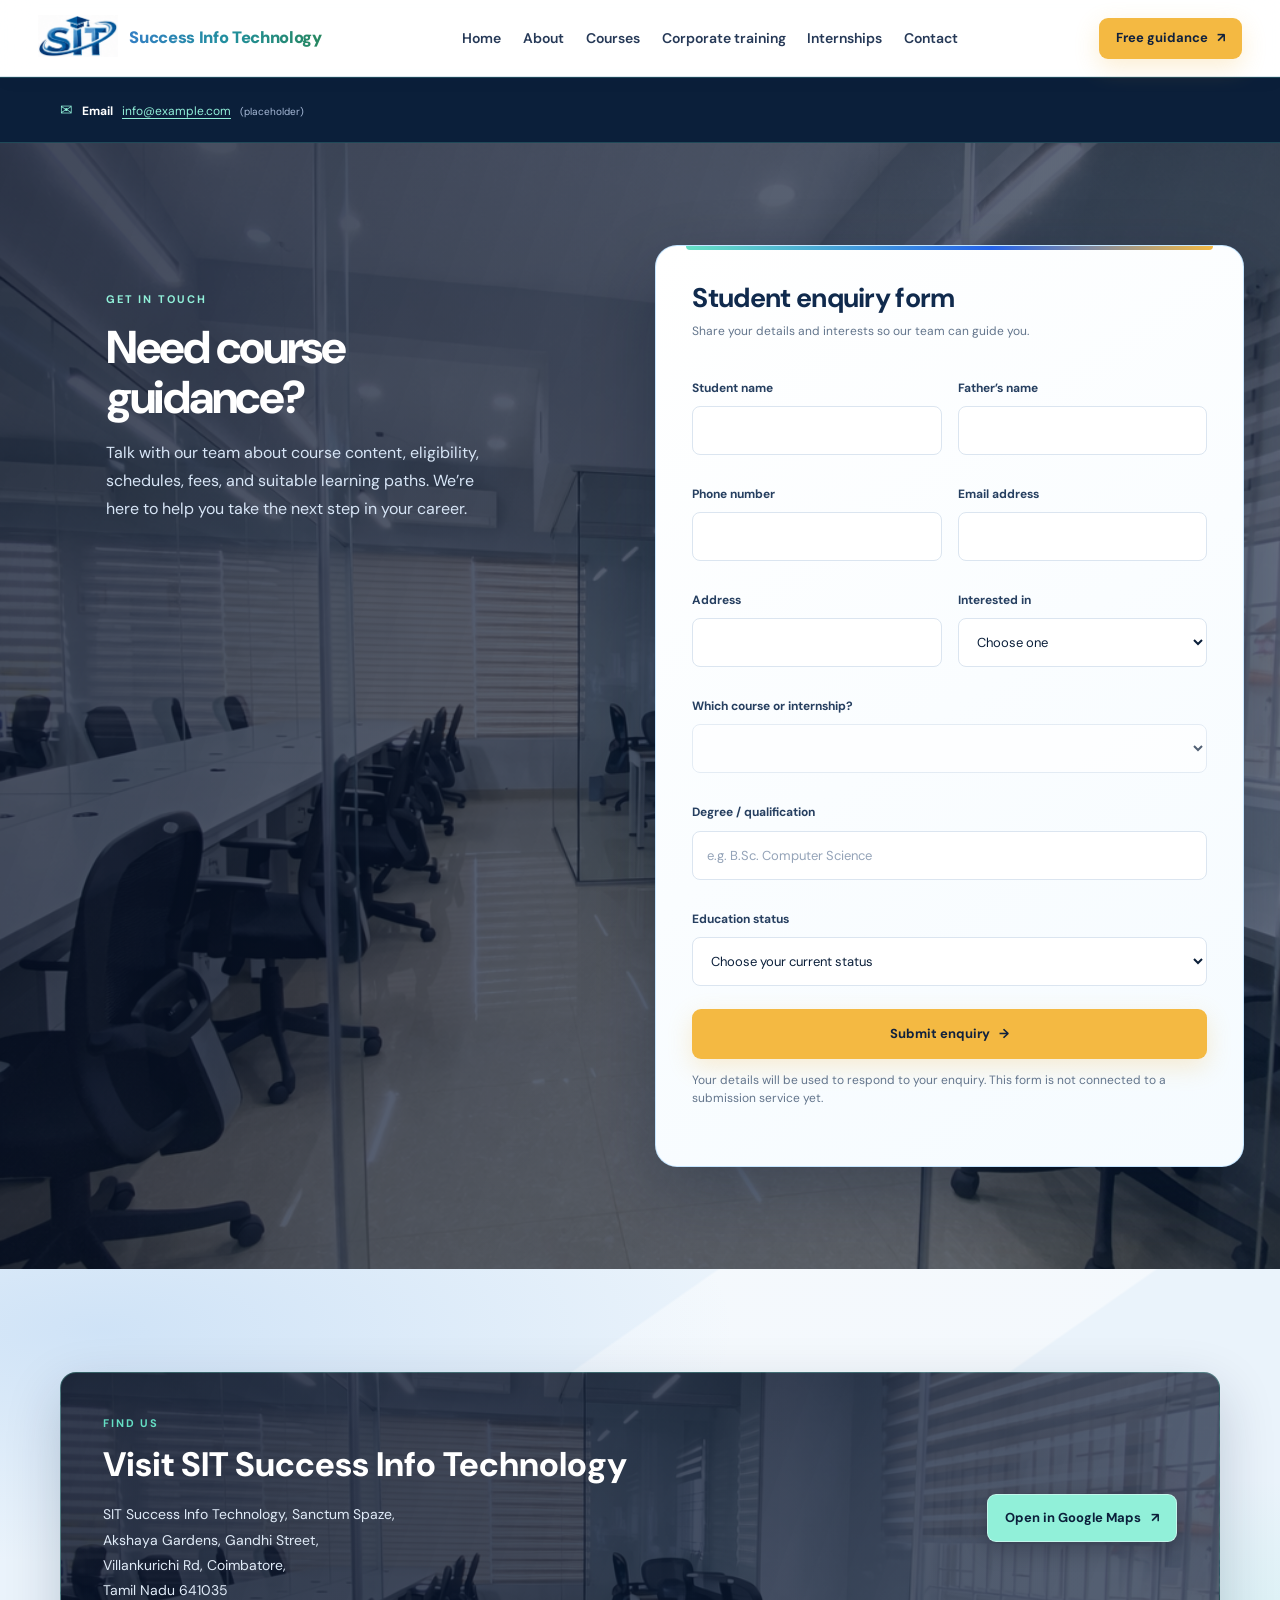
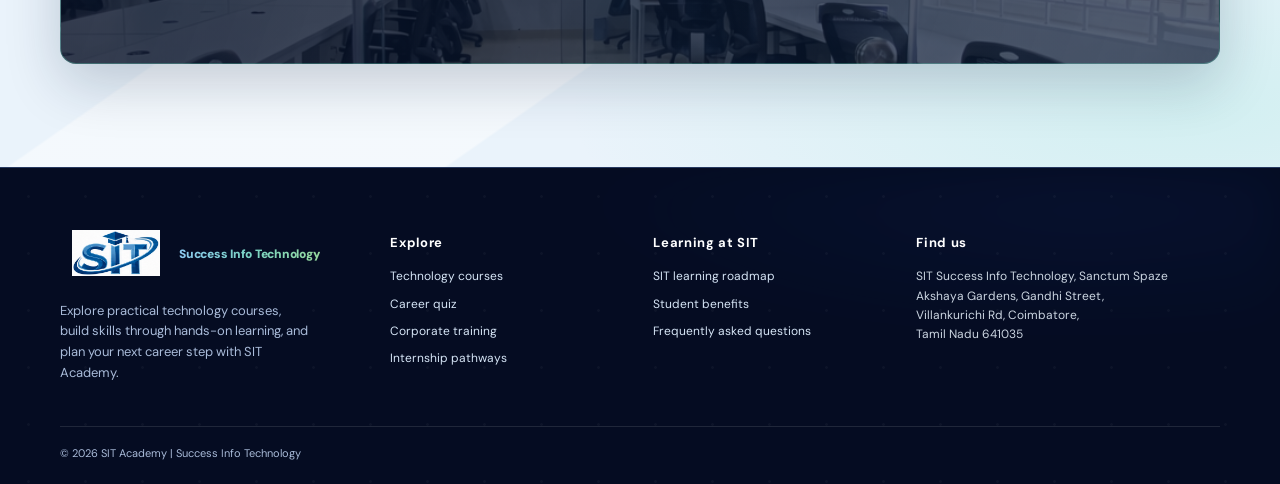
<file: contact.html>
<!doctype html>
<html lang="en">
<head>
  <meta charset="utf-8">
  <meta name="viewport" content="width=device-width, initial-scale=1">
  <meta name="theme-color" content="#070f28">
  <meta name="description" content="Contact SIT Success Info Technology for course guidance, technical training, project support, and career-focused learning in Coimbatore.">
  <title>Contact SIT Academy | Success Info Technology</title>
  <link rel="preconnect" href="https://fonts.googleapis.com">
  <link rel="preconnect" href="https://fonts.gstatic.com" crossorigin>
  <link href="https://fonts.googleapis.com/css2?family=Bricolage+Grotesque:opsz,wght@12..96,500;12..96,600;12..96,700;12..96,800&family=DM+Sans:wght@400;500;600;700;800;900&display=swap" rel="stylesheet">
  <link rel="stylesheet" href="styles.css">
</head>
<body class="contact-page">
  <header class="header">
    <div class="wrap nav-wrap">
      <a class="logo" href="index.html#home" aria-label="SIT home"><img src="images/sit-logo.png" alt=""><span class="logo-name"><span class="logo-word-success">Success</span> <span class="logo-word-info">Info</span> <span class="logo-word-technology">Technology</span></span></a>
      <nav aria-label="Main navigation">
        <ul class="nav-links" id="contactNavLinks">
          <li><a href="index.html#home">Home</a></li>
          <li><a href="about.html">About</a></li>
          <li><a href="index.html#courses">Courses</a></li>
          <li><a href="index.html#corporate-training">Corporate training</a></li>
          <li><a href="index.html#internships">Internships</a></li>
          <li><a href="contact.html" aria-current="page">Contact</a></li>
        </ul>
      </nav>
      <div class="nav-actions"><a class="btn btn-yellow" href="index.html#heroEnquiryForm">Free guidance <span aria-hidden="true">↗</span></a></div>
      <button class="menu-toggle" id="contactMenuToggle" type="button" aria-label="Open navigation" aria-expanded="false" aria-controls="contactNavLinks"><span></span><span></span><span></span></button>
    </div>
  </header>

  <div class="contact-info-bar" aria-label="Contact information">
    <div class="wrap contact-info-bar-inner">
      <p><span aria-hidden="true">✉</span><strong>Email</strong> <a href="mailto:info@example.com">info@example.com</a> <small>(placeholder)</small></p>
    </div>
  </div>

  <main>
    <section class="section section-light contact-section" aria-labelledby="contactTitle">
      <div class="wrap contact-layout">
        <div class="contact-copy">
          <p class="eyebrow">Get in touch</p>
          <h1 id="contactTitle">Need course guidance?</h1>
          <p>Talk with our team about course content, eligibility, schedules, fees, and suitable learning paths. We’re here to help you take the next step in your career.</p>
    
        </div>
        <div class="form-stage">
          <form class="enquiry-card contact-enquiry-card" id="contactEnquiryForm">
            <h2>Student enquiry form</h2>
            <p>Share your details and interests so our team can guide you.</p>
            <div class="contact-form-grid">
              <div class="field">
                <label for="contactStudentName">Student name</label>
                <input id="contactStudentName" name="name" autocomplete="name" required>
              </div>
              <div class="field">
                <label for="contactFatherName">Father’s name</label>
                <input id="contactFatherName" name="fatherName" autocomplete="off" required>
              </div>
              <div class="field">
                <label for="contactStudentPhone">Phone number</label>
                <input id="contactStudentPhone" name="phone" type="tel" autocomplete="tel" inputmode="tel" minlength="7" maxlength="20" required>
              </div>
              <div class="field">
                <label for="contactStudentEmail">Email address</label>
                <input id="contactStudentEmail" name="email" type="email" autocomplete="email" required>
              </div>
              <div class="field">
                <label for="contactStudentAddress">Address</label>
                <input id="contactStudentAddress" name="address" autocomplete="street-address" required>
              </div>
              <div class="field">
                <label for="contactInterestType">Interested in</label>
                <select id="contactInterestType" name="interestType" required>
                  <option value="">Choose one</option>
                  <option value="course">Course</option>
                  <option value="internship">Internship</option>
                </select>
              </div>
              <div class="field field--full">
                <label for="contactCourseSelect">Which course or internship?</label>
                <select id="contactCourseSelect" name="course" required disabled>
                  <option value=""></option>
                  <optgroup label="Courses" data-interest-group="course" hidden>
                    <option value="Data Science with AI">Data Science with AI</option>
                    <option value="Data Analytics">Data Analytics</option>
                    <option value="Generative AI">Generative AI</option>
                    <option value="AI Integrated Automated Testing">AI Integrated Automated Testing</option>
                    <option value="AI Integrated Full Stack Development Java">AI Integrated Full Stack Development Java</option>
                    <option value="AI Integrated Full Stack Development Python">AI Integrated Full Stack Development Python</option>
                    <option value="Cloud with AWS">Cloud with AWS</option>
                    <option value="DevOps Engineering">DevOps Engineering</option>
                    <option value="Cyber Security">Cyber Security</option>
                    <option value="UI/UX Design">UI/UX Design</option>
                    <option value="Digital Marketing">Digital Marketing</option>
                    <option value="Medical Coding">Medical Coding</option>
                  </optgroup>
                  <optgroup label="Internships" data-interest-group="internship" hidden>
                    <option value="Web Development (MERN Stack)">Web Development (MERN Stack)</option>
                    <option value="Java Full Stack Development">Java Full Stack Development</option>
                    <option value="Data Analytics Internship">Data Analytics</option>
                    <option value="Data Science &amp; Machine Learning Internship">Data Science &amp; Machine Learning</option>
                    <option value="Artificial Intelligence Internship">Artificial Intelligence (AI)</option>
                    <option value="Cloud Computing Internship">Cloud Computing</option>
                    <option value="DevOps Engineering Internship">DevOps Engineering</option>
                    <option value="Cyber Security Internship">Cyber Security</option>
                  </optgroup>
                </select>
              </div>
              <div class="field field--full">
                <label for="contactDegree">Degree / qualification</label>
                <input id="contactDegree" name="degree" placeholder="e.g. B.Sc. Computer Science" required>
              </div>
              <div class="field field--full">
                <label for="contactEducationStatus">Education status</label>
                <select id="contactEducationStatus" name="educationStatus" required>
                  <option value="">Choose your current status</option>
                  <option value="currently-studying">Currently studying</option>
                  <option value="passed-out">Passed out</option>
                </select>
              </div>
              <div class="field field--full" id="studyYearField" hidden>
                <label for="contactStudyYear">Which year are you currently studying?</label>
                <select id="contactStudyYear" name="studyYear" disabled>
                  <option value="">Choose your year</option>
                  <option value="1st year">1st year</option>
                  <option value="2nd year">2nd year</option>
                  <option value="3rd year">3rd year</option>
                  <option value="4th year">4th year</option>
                  <option value="5th year or above">5th year or above</option>
                </select>
              </div>
              <div class="field field--full" id="graduationYearField" hidden>
                <label for="contactGraduationYear">Which year did you pass out?</label>
                <input id="contactGraduationYear" name="graduationYear" type="number" min="1950" max="2099" step="1" inputmode="numeric" disabled>
              </div>
            </div>
            <button class="btn btn-yellow" type="submit">Submit enquiry <span aria-hidden="true">→</span></button>
            <p class="form-note" id="contactFormMessage" role="status">Your details will be used to respond to your enquiry. This form is not connected to a submission service yet.</p>
          </form>
        </div>
      </div>
    </section>

    <section class="section section-light contact-location-section" aria-labelledby="contactLocationTitle">
      <div class="wrap contact-location-card">
        <div>
          <p class="eyebrow">Find us</p>
          <h2 id="contactLocationTitle">Visit SIT Success Info Technology</h2>
          <address>SIT Success Info Technology, Sanctum Spaze,<br>Akshaya Gardens, Gandhi Street,<br>Villankurichi Rd, Coimbatore,<br>Tamil Nadu 641035</address>
        </div>
        <a class="text-link" href="https://www.google.com/maps/search/?api=1&amp;query=SIT%20Success%20Info%20Technology%2C%20Sanctum%20Spaze%2C%20Akshaya%20Gardens%2C%20Gandhi%20Street%2C%20Villankurichi%20Rd%2C%20Coimbatore%2C%20Tamil%20Nadu%20641035" target="_blank" rel="noopener noreferrer">Open in Google Maps <span aria-hidden="true">↗</span></a>
      </div>
    </section>
  </main>

  <footer class="footer">
    <div class="wrap">
      <div class="footer-grid">
        <div class="footer-about">
          <a class="logo" href="index.html#home" aria-label="SIT home"><img src="images/sit-logo.png" alt=""><span class="logo-name"><span class="logo-word-success">Success</span> <span class="logo-word-info">Info</span> <span class="logo-word-technology">Technology</span></span></a>
          <p>Explore practical technology courses, build skills through hands-on learning, and plan your next career step with SIT Academy.</p>
        </div>
        <div class="footer-col"><h3>Explore</h3><a href="index.html#courses">Technology courses</a><a href="index.html#finder">Career quiz</a><a href="index.html#corporate-training">Corporate training</a><a href="index.html#internships">Internship pathways</a></div>
        <div class="footer-col"><h3>Learning at SIT</h3><a href="index.html#roadmap">SIT learning roadmap</a><a href="index.html#add-on-benefits">Student benefits</a><a href="index.html#faq">Frequently asked questions</a></div>
        <div class="footer-col"><h3>Find us</h3><address>SIT Success Info Technology, Sanctum Spaze<br>Akshaya Gardens, Gandhi Street,<br>Villankurichi Rd, Coimbatore,<br>Tamil Nadu 641035</address></div>
      </div>
      <div class="footer-bottom"><span>© <span id="yearNow"></span> SIT Academy | Success Info Technology</span></div>
    </div>
  </footer>
  <script>
    document.querySelector('#yearNow').textContent = new Date().getFullYear();
    const interestType = document.querySelector('#contactInterestType');
    const courseSelect = document.querySelector('#contactCourseSelect');
    const courseGroups = courseSelect.querySelectorAll('[data-interest-group]');
    interestType.addEventListener('change', () => {
      courseSelect.value = '';
      courseGroups.forEach(group => {
        group.hidden = group.dataset.interestGroup !== interestType.value;
      });
      courseSelect.disabled = !interestType.value;
    });
    const educationStatus = document.querySelector('#contactEducationStatus');
    const studyYearField = document.querySelector('#studyYearField');
    const studyYearSelect = document.querySelector('#contactStudyYear');
    const graduationYearField = document.querySelector('#graduationYearField');
    const graduationYearInput = document.querySelector('#contactGraduationYear');
    educationStatus.addEventListener('change', () => {
      const studying = educationStatus.value === 'currently-studying';
      const passedOut = educationStatus.value === 'passed-out';
      studyYearField.hidden = !studying;
      studyYearSelect.disabled = !studying;
      studyYearSelect.required = studying;
      if (!studying) studyYearSelect.value = '';
      graduationYearField.hidden = !passedOut;
      graduationYearInput.disabled = !passedOut;
      graduationYearInput.required = passedOut;
      if (!passedOut) graduationYearInput.value = '';
    });
    document.querySelector('#contactEnquiryForm').addEventListener('submit', event => {
      event.preventDefault();
      const message = document.querySelector('#contactFormMessage');
      message.textContent = 'This form is not connected to a submission service yet, so your enquiry has not been sent.';
      message.style.color = '#9a3412';
    });
    const menuButton = document.querySelector('#contactMenuToggle');
    const navigation = document.querySelector('#contactNavLinks');
    menuButton.addEventListener('click', () => {
      const open = menuButton.getAttribute('aria-expanded') !== 'true';
      menuButton.setAttribute('aria-expanded', String(open));
      menuButton.setAttribute('aria-label', open ? 'Close navigation' : 'Open navigation');
      navigation.classList.toggle('open', open);
    });
    navigation.querySelectorAll('a').forEach(link => link.addEventListener('click', () => {
      navigation.classList.remove('open');
      menuButton.setAttribute('aria-expanded', 'false');
      menuButton.setAttribute('aria-label', 'Open navigation');
    }));
  </script>
</body>
</html>
</file>
<file: styles.css>
:root {
      color-scheme: light;
      --deep-navy: #0B1F3A;
      --midnight-blue: #142D4E;
      --primary-blue: #2563EB;
      --ice-blue: #BFE3FF;
      --pale-blue: #F0F7FF;
      --white: #FFFFFF;
      --navy-ink: #111827;
      --secondary-text: #64748B;
      --line: #E2E8F0;
      --night: #0B1F3A;
      --hero: #0B1F3A;
      --surface: #142D4E;
      --surface-2: #1D335C;
      --ink: #111827;
      --muted: #64748B;
      --ice: #BFE3FF;
      --yellow: #F4B942;
      --mint: #65dfc4;
      --light: #F0F7FF;
      --light-surface: #F7FBFF;
      --light-ink: #0B1F3A;
      --brand: #2563EB;
      --display: "Bricolage Grotesque", "Trebuchet MS", sans-serif;
      --body: "DM Sans", sans-serif;
      --wrap: 1160px;
      --radius: 12px;
      --shadow: 0 22px 72px rgba(11, 31, 58, 0.18);
    }
    *, *::before, *::after { box-sizing: border-box; }
    html { scroll-behavior: smooth; scroll-padding-top: 92px; }
    body { margin: 0; background: var(--pale-blue); color: var(--navy-ink); font: 15px/1.6 var(--body); }
    body, button, input, select { font-family: var(--body); }
    button, a, input, select { -webkit-tap-highlight-color: transparent; }
    button { color: inherit; }
    a { color: inherit; text-decoration: none; }
    img, svg { display: block; max-width: 100%; }
    :focus-visible { outline: 3px solid var(--yellow); outline-offset: 3px; }
    .wrap { width: min(var(--wrap), calc(100% - 48px)); margin-inline: auto; }
    .section { padding: 100px 0; position: relative; isolation: isolate; }
    .motion-ready .motion-item { opacity: 0; translate: 0 22px; scale: .985; transition: opacity .65s ease, translate .65s cubic-bezier(.2,.7,.2,1), scale .65s cubic-bezier(.2,.7,.2,1); transition-delay: var(--motion-delay, 0ms); }
    .motion-ready .motion-item.is-visible { opacity: 1; translate: 0 0; scale: 1; }
    .motion-ready .motion-item.is-visible:hover { transition-delay: 0ms; }
    .section-dark { background: var(--night); }
    .section-light { background: var(--light); color: var(--light-ink); }
    .section:not(#courses):not(.about-learning)::before { position: absolute; z-index: -1; inset: 0; content: ""; opacity: .8; background: radial-gradient(ellipse at 14% 25%, rgba(191, 227, 255, 0.9) 0, transparent 30%), radial-gradient(ellipse at 82% 22%, rgba(37, 99, 235, 0.18) 0, transparent 28%), radial-gradient(ellipse at 72% 88%, rgba(244, 185, 66, 0.2) 0, transparent 26%), radial-gradient(ellipse at 35% 78%, rgba(20, 45, 78, 0.1) 0, transparent 24%); background-size: 160% 160%; filter: blur(18px); animation: page-color-drift 13s ease-in-out infinite alternate, page-color-shift 27s linear infinite; pointer-events: none; }
    .section-light:not(#courses):not(.about-learning)::before { opacity: .62; background: radial-gradient(ellipse at 14% 25%, rgba(37, 99, 235, 0.12) 0, transparent 34%), radial-gradient(ellipse at 82% 22%, rgba(90, 200, 255, 0.18) 0, transparent 30%), radial-gradient(ellipse at 72% 88%, rgba(244, 185, 66, 0.15) 0, transparent 28%), radial-gradient(ellipse at 35% 78%, rgba(20, 45, 78, 0.08) 0, transparent 24%); }
    .section:not(#courses)::after { position: absolute; z-index: -1; inset: 0; content: ""; opacity: .22; background-image: radial-gradient(circle, rgba(255,255,255,0.9) 0 1px, transparent 1.7px), linear-gradient(115deg, transparent 30%, rgba(255,255,255,0.1) 49%, transparent 68%); background-size: 57px 57px, 220% 100%; mask-image: linear-gradient(135deg, transparent 3%, #000 43%, transparent 94%); animation: page-particle-drift 19s linear infinite, page-sheen-drift 12s ease-in-out infinite alternate; pointer-events: none; }
    .section-light:not(#courses)::after { opacity: .18; background-image: radial-gradient(circle, rgba(11,31,58,0.12) 0 1px, transparent 1.8px), linear-gradient(115deg, transparent 30%, rgba(255,255,255,0.7) 49%, transparent 68%); }
    @keyframes page-color-drift { 0% { background-position: 0% 12%; } 50% { background-position: 100% 78%; } 100% { background-position: 18% 100%; } }
    @keyframes page-color-shift { to { filter: blur(20px) hue-rotate(38deg); } }
    @keyframes page-particle-drift { to { background-position: 114px 114px, 0 0; } }
    @keyframes page-sheen-drift { to { background-position: 0 0, -110% 0; } }
    .eyebrow { margin: 0 0 12px; color: var(--ice); font-size: 11px; font-weight: 700; letter-spacing: .17em; text-transform: uppercase; }
    .section-light .eyebrow { color: #3151a0; }
    .section-head { position: relative; max-width: 720px; margin-bottom: 42px; padding: clamp(22px, 3vw, 34px); overflow: hidden; background: linear-gradient(135deg, rgba(255,255,255,0.96), rgba(240,247,255,0.96)); border: 1px solid rgba(37, 99, 235, 0.12); border-radius: 16px; box-shadow: 0 18px 48px rgba(11, 31, 58, 0.08); }
    .section-head::before { position: absolute; top: 0; bottom: 0; left: 0; width: 4px; content: ""; background: linear-gradient(180deg, var(--primary-blue), var(--ice-blue)); }
    .section-head::after { position: absolute; top: -95px; right: -75px; width: 230px; aspect-ratio: 1; content: ""; border-radius: 50%; background: radial-gradient(circle, rgba(191, 227, 255, 0.8), transparent 70%); pointer-events: none; }
    .section-head > * { position: relative; z-index: 1; }
    .section-head h2 { margin: 0; color: var(--deep-navy); font: 700 clamp(26px, 3.2vw, 40px)/1.08 var(--display); letter-spacing: 0; text-wrap: balance; }
    .section-head h2::after { content: ""; display: block; width: 54px; height: 4px; margin-top: 16px; border-radius: 2px; background: linear-gradient(90deg, var(--primary-blue), var(--ice-blue)); box-shadow: 0 0 18px rgba(37,99,235,0.25); }
    .section-head .eyebrow { display: table; margin: 0 0 15px; padding: 6px 10px; color: var(--primary-blue); background: rgba(191, 227, 255, 0.5); border: 1px solid rgba(37,99,235,.12); border-radius: 999px; font-size: 10px; letter-spacing: .14em; }
    .section-head p:last-child { max-width: 580px; margin: 15px 0 0; color: var(--secondary-text); }
    .section-light .section-head { background: linear-gradient(135deg, #ffffff, #f4f8ff); border-color: rgba(37, 99, 235, 0.1); box-shadow: 0 18px 44px rgba(11, 31, 58, 0.08); }
    .section-light .section-head .eyebrow { color: #3151a0; background: #eaf1ff; border-color: #dbe7fa; }
    .section-light .section-head p:last-child { color: #5d6c89; }
    #courses .section-head p:last-child { font-size: 17px; line-height: 1.65; }
    .btn { display: inline-flex; align-items: center; justify-content: center; gap: 9px; min-height: 48px; padding: 0 19px; border: 1px solid transparent; border-radius: 7px; font-size: 13px; font-weight: 700; cursor: pointer; transition: transform .2s, background .2s, border-color .2s, color .2s; }
    .btn:hover { transform: translateY(-2px); }
    .btn-yellow { background: var(--primary-blue); color: white; box-shadow: 0 8px 28px rgba(37,99,235,0.25); }
    .btn-yellow:hover { background: #1d4ed8; }
    .btn-line { border-color: rgba(37,99,235,0.25); background: rgba(255,255,255,0.75); color: var(--deep-navy); }
    .btn-line:hover { border-color: var(--primary-blue); background: rgba(191,227,255,0.4); }
    .btn-dark { background: var(--deep-navy); color: white; }
    .text-link { display: inline-flex; align-items: center; gap: 7px; color: var(--primary-blue); font-size: 13px; font-weight: 700; }
    .text-link:hover { color: #1d4ed8; }
    .top-progress { position: fixed; inset: 0 auto auto 0; z-index: 120; width: 0; height: 3px; background: var(--primary-blue); box-shadow: 0 0 12px rgba(37,99,235,0.55); }
    .announcement { min-height: 39px; display: flex; align-items: center; justify-content: center; gap: 12px; padding: 6px 18px; background: #0d1a3d; border-bottom: 1px solid var(--line); color: #c7d9f6; font-size: 11px; text-align: center; }
    .announcement strong { color: var(--ice-blue); font-variant-numeric: tabular-nums; letter-spacing: .04em; }
    .announcement a { margin-left: 5px; color: var(--ice-blue); font-weight: 700; white-space: nowrap; }
    .header { position: sticky; top: 0; z-index: 80; background: rgba(255,255,255,0.9); border-bottom: 1px solid rgba(11,31,58,0.08); backdrop-filter: blur(18px); }
    .nav-wrap { width: 100%; max-width: none; height: 74px; display: flex; align-items: center; gap: 28px; margin-inline: auto; padding-inline: clamp(20px, 3vw, 48px); }
    .nav-wrap > nav { flex: 1; min-width: 0; display: flex; justify-content: center; }
    .logo { display: inline-flex; align-items: center; gap: 11px; flex: 0 0 auto; line-height: 1; text-decoration: none; }
    .header .logo { transform: translateY(-2px); }
    .logo img { display: block; width: 80px; height: 44px; object-fit: contain; transition: transform .25s ease; }
    .logo:hover img { transform: translateY(-2px) scale(1.02); }
    .logo-name {
      position: relative;
      top: 2px;
      display: block;
      color: transparent;
      background: linear-gradient(100deg, #347fc4 0%, #218f9d 52%, #27875f 100%);
      background-clip: text;
      -webkit-background-clip: text;
      -webkit-text-fill-color: transparent;
      font-family: 'DM Sans', sans-serif;
      font-size: 16.5px;
      font-weight: 900;
      line-height: 1.15;
      letter-spacing: -0.02em;
      white-space: nowrap;
      transition: color .2s;
    }
    .logo-name > span { color: inherit; }
    .nav-links { display: flex; align-items: center; justify-content: center; gap: 21px; margin: 0 auto; padding: 0; list-style: none; }
    .nav-links a { color: var(--deep-navy); font-size: 12px; font-weight: 600; transition: color .2s; }
    .nav-links a:hover { color: var(--primary-blue); }
    .nav-courses { position: relative; }
    .nav-internships { position: relative; }
    .nav-course-toggle { display: inline-flex; align-items: center; padding: 8px 0; color: var(--deep-navy); background: transparent; border: 0; cursor: pointer; font: 600 12px var(--body); }
    .nav-course-toggle:hover, .nav-course-toggle[aria-expanded="true"] { color: var(--primary-blue); }
    .course-menu { position: absolute; z-index: 90; top: calc(100% + 18px); left: -18px; display: grid; grid-template-columns: repeat(2, minmax(0, 1fr)); gap: 5px; width: min(620px, 85vw); max-height: min(68vh, 560px); overflow: auto; padding: 12px; background: rgba(255,255,255,0.96); border: 1px solid rgba(37,99,235,0.15); border-radius: 9px; box-shadow: 0 20px 55px rgba(11,31,58,0.15); }
    #courseMenu.internship-nav-menu { grid-template-columns: repeat(2, minmax(0, 1fr)); width: min(620px, 85vw); max-height: min(68vh, 560px); overflow: auto; padding: 12px; }
    .course-menu[hidden] { display: none; }
    .course-menu-item { display: block; width: 100%; padding: 12px; color: var(--deep-navy); text-align: left; background: #f8fbff; border: 1px solid rgba(11,31,58,0.08); border-radius: 6px; cursor: pointer; transition: background .2s, border-color .2s, transform .2s; }
    .course-menu-item:hover { background: #edf5ff; border-color: rgba(37,99,235,0.2); transform: translateY(-1px); }
    .course-menu-item strong { display: block; margin-bottom: 4px; color: var(--deep-navy); font: 700 13px/1.25 var(--display); }
    .course-menu-item small { display: block; margin-bottom: 6px; color: var(--primary-blue); font-size: 9px; font-weight: 700; }
    .course-menu-item span { display: -webkit-box; overflow: hidden; color: var(--secondary-text); font-size: 10px; line-height: 1.5; -webkit-box-orient: vertical; -webkit-line-clamp: 2; }
    .internship-nav-menu { position: absolute; z-index: 90; top: calc(100% + 18px); left: -18px; display: grid; grid-template-columns: repeat(2, minmax(0, 1fr)); gap: 4px; width: min(430px, 80vw); padding: 10px; background: rgba(255,255,255,0.96); border: 1px solid rgba(37,99,235,0.15); border-radius: 9px; box-shadow: 0 20px 55px rgba(11,31,58,0.15); }
    .internship-nav-menu[hidden] { display: none; }
    .internship-nav-menu a { padding: 10px 11px; color: var(--deep-navy); background: #f8fbff; border: 1px solid rgba(11,31,58,0.08); border-radius: 6px; font-size: 11px; transition: background .2s, border-color .2s; }
    .internship-nav-menu a:hover { color: var(--primary-blue); background: #edf5ff; border-color: rgba(37,99,235,0.2); }
    .nav-actions { display: flex; align-items: center; gap: 9px; }
    .search-trigger { display: inline-flex; align-items: center; gap: 9px; min-height: 36px; padding: 0 9px; color: var(--deep-navy); background: rgba(191,227,255,0.2); border: 1px solid rgba(37,99,235,0.18); border-radius: 5px; cursor: pointer; font-size: 11px; }
    .search-trigger kbd { padding: 2px 5px; border: 1px solid rgba(37,99,235,0.2); border-radius: 3px; color: var(--secondary-text); font: 10px var(--body); }
    .nav-actions .btn { min-height: 38px; padding-inline: 13px; font-size: 11px; }
    .menu-toggle { display: none; width: 40px; height: 40px; padding: 9px; background: transparent; border: 1px solid var(--line); border-radius: 6px; cursor: pointer; }
    .menu-toggle span { display: block; height: 2px; margin: 4px 0; background: var(--deep-navy); }

    /* Hero */
    .hero { position: relative; overflow: hidden; min-height: 650px; padding: 76px 0 88px; background: linear-gradient(115deg, #0B1F3A 0%, #142D4E 42%, #0B1F3A 100%); isolation: isolate; }
    .hero::before { position: absolute; z-index: -1; inset: -25%; content: ""; opacity: .8; background: radial-gradient(ellipse at 26% 35%, rgba(191,227,255,0.2) 0, transparent 26%), radial-gradient(ellipse at 68% 28%, rgba(37,99,235,0.25) 0, transparent 23%), radial-gradient(ellipse at 82% 80%, rgba(191,227,255,0.14) 0, transparent 25%), radial-gradient(ellipse at 40% 85%, rgba(255,255,255,0.06) 0, transparent 24%); filter: blur(18px); animation: hero-aurora-drift 22s ease-in-out infinite alternate; pointer-events: none; }
    .hero::after { position: absolute; z-index: -1; top: 8%; right: -110px; width: min(56vw, 760px); aspect-ratio: 1; content: ""; border: 1px solid rgba(191,227,255,0.15); border-radius: 50%; box-shadow: 0 0 0 44px rgba(37,99,235,0.06), 0 0 0 110px rgba(191,227,255,0.05), inset 0 0 90px rgba(191,227,255,0.08); animation: hero-orbit-drift 34s linear infinite; pointer-events: none; }
    @keyframes hero-aurora-drift { 0% { transform: translate3d(-9%, 4%, 0) rotate(-6deg) scale(.96); } 50% { transform: translate3d(8%, -6%, 0) rotate(3deg) scale(1.1); } 100% { transform: translate3d(-5%, 8%, 0) rotate(8deg) scale(1.04); } }
    @keyframes hero-orbit-drift { to { transform: rotate(360deg); } }
    .hero .wrap { width: min(100% - clamp(48px, 8vw, 136px), 1760px); }
    #network { position: absolute; inset: 0; z-index: -2; width: 100%; height: 100%; opacity: .8; }
    .hero-grid { position: absolute; inset: 0; z-index: -1; opacity: .2; background-image: linear-gradient(rgba(191,227,255,0.12) 1px, transparent 1px), linear-gradient(90deg, rgba(191,227,255,0.12) 1px, transparent 1px); background-size: 56px 56px; mask-image: linear-gradient(to bottom, black, transparent 90%); }
    .glow { position: absolute; z-index: -1; width: 320px; aspect-ratio: 1; border-radius: 50%; filter: blur(90px); opacity: .15; animation: drift 13s ease-in-out infinite alternate; pointer-events: none; }
    .glow.one { background: rgba(37,99,235,0.7); top: -140px; left: 25%; opacity: .25; }
    .glow.two { background: rgba(191,227,255,0.7); right: 12%; bottom: -230px; opacity: .18; animation-delay: -7s; }
    @keyframes drift { to { transform: translate(120px, 72px) scale(1.3); } }
    .hero-layout { display: grid; grid-template-columns: 1.03fr .97fr; align-items: center; gap: clamp(35px, 6vw, 80px); }
    .hero-copy { position: relative; z-index: 1; }
    .hero-kicker { display: inline-flex; align-items: center; gap: 9px; margin-bottom: 20px; color: #BFE3FF; font-size: 12px; font-weight: 700; letter-spacing: .15em; text-transform: uppercase; }
    .live-dot { width: 7px; height: 7px; border-radius: 50%; background: var(--ice-blue); box-shadow: 0 0 10px rgba(191,227,255,0.85); }
    .hero h1 { max-width: 800px; margin: 0; color: white; font: 700 clamp(38px, 5.12vw, 66px)/.99 var(--display); letter-spacing: 0; text-wrap: balance; }
    .hero h1 .role-line { display: block; min-height: 1.06em; margin-top: 7px; color: var(--ice-blue); }
    .type-cursor { display: inline-block; width: 3px; height: .77em; margin-left: 3px; vertical-align: -.04em; background: var(--ice-blue); animation: blink .8s steps(2, start) infinite; }
    @keyframes blink { to { visibility: hidden; } }
    .hero-copy > p { max-width: 590px; margin: 23px 0 27px; color: rgba(255,255,255,0.78); font-size: 16px; }
    .hero-buttons { display: flex; flex-wrap: wrap; gap: 11px; }
    .stats-row { display: grid; gap: 9px; max-width: 650px; margin-top: 30px; }
    .stat-pill { display: grid; grid-template-columns: 68px minmax(0, 1fr); align-items: start; gap: 13px; padding: 13px 15px; background: rgba(255,255,255,0.08); border: 1px solid rgba(191,227,255,0.22); border-left: 3px solid var(--primary-blue); border-radius: 9px; box-shadow: 0 9px 24px rgba(11,31,58,0.16); transition: border-color .2s, background .2s, transform .2s, box-shadow .2s; }
    .stat-pill:hover { transform: translateX(3px); background: rgba(255,255,255,0.12); box-shadow: 0 12px 28px rgba(11,31,58,0.22); }
    .stat-pill:nth-child(2) { border-left-color: #8ec8ff; }
    .stat-pill:nth-child(2) > strong { color: #dff1ff; }
    .stat-pill > strong { color: #ffffff; font: 700 23px/1.1 var(--display); }
    .stat-pill:nth-child(3) { border-left-color: #7ae0c7; }
    .stat-pill:nth-child(3) > strong { color: #d8fff6; }
    .stat-copy h2 { margin: 0 0 3px; color: #eaf6ff; font: 700 12px/1.3 var(--display); }
    .stat-copy p { margin: 0; color: rgba(255,255,255,0.74); font-size: 11px; line-height: 1.5; }
    .form-stage { position: relative; padding: 20px 25px 22px; }
    .enquiry-card { position: relative; z-index: 2; max-width: 410px; margin-left: auto; padding: 26px; color: var(--light-ink); background: var(--light-surface); border: 1px solid #ffffffbd; border-radius: 10px; box-shadow: 0 25px 70px #02081866; }
    .enquiry-card::before { position: absolute; top: 0; right: 25px; left: 25px; height: 3px; content: ""; background: linear-gradient(90deg, var(--yellow), var(--mint)); border-radius: 0 0 4px 4px; }
    .enquiry-card h2 { margin: 0; font: 700 24px/1.15 var(--display); }
    .enquiry-card > p { margin: 8px 0 20px; color: #5e6e8e; font-size: 12px; }
    .field { display: grid; gap: 6px; margin: 12px 0; }
    .field label { color: #253a6b; font-size: 11px; font-weight: 700; }
    .field input, .field select { width: 100%; min-height: 44px; padding: 0 12px; color: #122044; background: white; border: 1px solid #d0dced; border-radius: 5px; font-size: 13px; }
    .field input::placeholder { color: #8d9ab0; }
    .enquiry-card .btn { width: 100%; margin-top: 4px; }
    .form-note { min-height: 19px; margin: 9px 0 0; color: #34528c; font-size: 11px; }
    .tech-strip { position: relative; isolation: isolate; overflow: hidden; padding: 18px 0; background: linear-gradient(105deg, #f3f8f5, #edf4f8 48%, #fbf7ec); border-block: 1px solid #d8e6df; }
    .tech-strip::before { position: absolute; z-index: -1; inset: 0; content: ""; opacity: .65; background: radial-gradient(ellipse at 20% 50%, #66c5a71c, transparent 38%), radial-gradient(ellipse at 80% 50%, #e7ad411c, transparent 38%); background-size: 150% 100%; animation: tech-strip-glow 16s ease-in-out infinite alternate; pointer-events: none; }
    .tech-track { position: relative; display: flex; width: max-content; gap: 54px; align-items: center; animation: marquee 32s linear infinite; }
    .tech-strip:hover .tech-track { animation-play-state: paused; }
    .tech-word { color: #536b68; font: 700 12px var(--display); letter-spacing: .08em; white-space: nowrap; }
    .tech-word:nth-child(3n) { color: #2e7163; }
    .tech-word i { display: inline-block; width: 5px; height: 5px; margin: 0 0 2px 47px; border-radius: 50%; background: #c08a20; }
    @keyframes tech-strip-glow { to { background-position: 100% 50%; } }
    @keyframes marquee { to { transform: translateX(-50%); } }

    /* Courses */
    #courses { isolation: isolate; overflow: hidden; color: #e8f2ff; background: radial-gradient(ellipse at 84% 8%, #65dfc426 0, transparent 28%), radial-gradient(ellipse at 5% 10%, #456fe933 0, transparent 33%), radial-gradient(ellipse at 96% 72%, #ffc83d17 0, transparent 32%), linear-gradient(135deg, #08142b 0%, #0d2040 55%, #12344b 100%); }
    #courses::after { position: absolute; z-index: -1; inset: -30%; content: ""; opacity: .55; background: radial-gradient(ellipse at 25% 35%, #6864db22 0, transparent 24%), radial-gradient(ellipse at 76% 65%, #43c4ad20 0, transparent 25%), radial-gradient(ellipse at 53% 10%, #efbd5720 0, transparent 20%); filter: blur(26px); animation: course-atmosphere 28s ease-in-out infinite alternate; pointer-events: none; }
    @keyframes course-atmosphere { 0% { transform: translate(-3%, 2%) rotate(-3deg) scale(.96); } 100% { transform: translate(3%, -2%) rotate(4deg) scale(1.06); } }
    #courses::before { position: absolute; z-index: -1; inset: 0; content: ""; opacity: .35; pointer-events: none; background-image: linear-gradient(#a7d4ff0a 1px, transparent 1px), linear-gradient(90deg, #a7d4ff0a 1px, transparent 1px); background-size: 44px 44px; mask-image: linear-gradient(135deg, transparent 5%, #000 50%, transparent 95%); }
    #courses .section-head { max-width: 800px; margin-inline: auto; text-align: center; color: #f3f7ff; background: linear-gradient(125deg, #10244a, #153862 55%, #17526a); border-color: #65dfc43b; box-shadow: 0 20px 48px #020a1b50; }
    #courses .section-head::before { width: 5px; background: linear-gradient(180deg, var(--yellow), var(--mint)); }
    #courses .section-head::after { background: radial-gradient(circle, #65dfc42b, transparent 70%); }
    #courses .section-head .eyebrow { color: #dff8f0; background: #65dfc41b; border-color: #65dfc43b; }
    #courses .section-head h2 { color: #fff; }
    #courses .section-head h2 span { background: linear-gradient(100deg, var(--mint), #ffe18b 85%); background-clip: text; color: transparent; -webkit-background-clip: text; text-shadow: 0 0 28px #65dfc422; }
    #courses .section-head h2::after { margin-inline: auto; background: linear-gradient(90deg, var(--mint), var(--yellow)); box-shadow: 0 0 18px #65dfc444; }
    #courses .section-head p:last-child { margin-inline: auto; color: #c4d7ee; }
    .course-tools { display: grid; gap: 15px; margin: -8px 0 25px; }
    .course-tools .filters { align-items: center; gap: 8px; }
    .course-control-row { display: flex; align-items: center; gap: 9px; }
    .course-result-count { flex: 1; margin: 0; color: #d2e1f5; font-size: 11px; font-weight: 600; }
    .course-sort, .course-search { min-height: 42px; color: #e8f3ff; background-color: #10244b; border: 1px solid #37557f; border-radius: 8px; font: 500 11px var(--body); box-shadow: 0 7px 20px #020a1b30; }
    .course-sort { min-width: 142px; padding: 0 29px 0 12px; cursor: pointer; }
    .course-sort option { color: #10213d; background: #f7fbff; }
    .course-search { width: min(310px, 100%); padding: 0 13px 0 38px; background-color: #f8fbff; border-color: #b9cde7; color: #12284b; font-size: 12px; background-image: url("data:image/svg+xml,%3Csvg xmlns='http://www.w3.org/2000/svg' width='18' height='18' fill='none' stroke='%233d6090' stroke-width='1.8' viewBox='0 0 24 24'%3E%3Ccircle cx='11' cy='11' r='7'/%3E%3Cpath d='m16 16 4 4'/%3E%3C/svg%3E"); background-repeat: no-repeat; background-position: 12px center; }
    .course-search::placeholder { color: #71829b; }
    .course-sort:focus-visible, .course-search:focus-visible { outline-color: var(--mint); border-color: var(--mint); }
    .filters { display: flex; flex-wrap: wrap; gap: 6px; }
    #courses .filter-btn { min-height: 39px; padding: 0 15px; color: #183c68; background: #dceeff; border: 1px solid #b4d4f5; border-radius: 999px; font-weight: 700; box-shadow: 0 4px 12px #020a1b18; }
    #courses .filter-btn:nth-child(1) { --filter-accent: #65dfc4; --filter-tint: #d9f8ef; --filter-ink: #126c61; }
    #courses .filter-btn:nth-child(2) { --filter-accent: #b28cf1; --filter-tint: #f0e8ff; --filter-ink: #6943a6; }
    #courses .filter-btn:nth-child(3) { --filter-accent: #65b5ef; --filter-tint: #e1f2ff; --filter-ink: #246498; }
    #courses .filter-btn:nth-child(4) { --filter-accent: #68c9b4; --filter-tint: #ddf6ed; --filter-ink: #277c6a; }
    #courses .filter-btn:nth-child(5) { --filter-accent: #ef9abc; --filter-tint: #ffe8f0; --filter-ink: #a04d70; }
    #courses .filter-btn:nth-child(6) { --filter-accent: #f1b95d; --filter-tint: #fff1d8; --filter-ink: #916017; }
    #courses .filter-btn:not(.active) { color: var(--filter-ink, #183c68); background: var(--filter-tint, #dceeff); border-color: color-mix(in srgb, var(--filter-accent, #b4d4f5) 45%, white); }
    #courses .filter-btn:not(.active):hover { color: #10213d; background: color-mix(in srgb, var(--filter-accent) 38%, white); border-color: var(--filter-accent); }
    #courses .filter-btn:hover { color: #fff; border-color: #91c2ed; background: #24578d; transform: translateY(-1px); }
    #courses .filter-btn.active { color: #fff; border-color: var(--filter-accent, #65dfc4); background: linear-gradient(120deg, color-mix(in srgb, var(--filter-ink, #174c72) 88%, #10244b), var(--filter-ink, #217e8b)); box-shadow: 0 5px 16px #020a1b66, 0 0 0 2px color-mix(in srgb, var(--filter-accent, #65dfc4) 24%, transparent); }
    .course-grid { display: grid; grid-template-columns: repeat(3, 1fr); gap: 21px; }
    .course-card { --course-accent: #65a8e5; position: relative; overflow: hidden; background: linear-gradient(180deg, #fbfdff, #e8f2ff); border: 1px solid #85acd355; border-radius: 15px; box-shadow: 0 16px 38px #020a1b48; transform-style: preserve-3d; transition: border-color .25s, box-shadow .3s, transform .2s ease-out; cursor: pointer; }
    .course-card:nth-child(5n + 2) { --course-accent: #8965d7; }
    .course-card:nth-child(5n + 3) { --course-accent: #1598a3; }
    .course-card:nth-child(5n + 4) { --course-accent: #c17b22; }
    .course-card:nth-child(5n) { --course-accent: #c35b85; }
    .course-card:hover, .course-card:focus-visible { border-color: var(--course-accent); box-shadow: 0 22px 46px #020a1b75, 0 0 0 2px color-mix(in srgb, var(--course-accent) 32%, transparent); }
    .course-art { position: relative; isolation: isolate; overflow: hidden; height: 190px; background: radial-gradient(ellipse at 50% 100%, #2262a8 0, transparent 66%), linear-gradient(135deg, #061631, #0e2d5c 55%, #123d70); }
    .course-art[data-art="pie"], .course-art[data-art="neural"] { background: radial-gradient(ellipse at 50% 100%, #3159a5 0, transparent 66%), linear-gradient(135deg, #091837, #142d62); }
    .course-art[data-art="browser"], .course-art[data-art="wireframe"] { background: radial-gradient(ellipse at 50% 100%, #1f739a 0, transparent 66%), linear-gradient(135deg, #061b36, #0d3a64); }
    .course-art[data-art="cloud"], .course-art[data-art="infinity"] { background: radial-gradient(ellipse at 50% 100%, #2765a5 0, transparent 66%), linear-gradient(135deg, #081931, #12345d); }
    .course-art[data-art="shield"] { background: radial-gradient(ellipse at 50% 100%, #3159a5 0, transparent 66%), linear-gradient(135deg, #09172e, #152d56); }
    .course-art[data-course-art="data-science"] { background: radial-gradient(ellipse at 75% 14%, #65dfc444, transparent 38%), linear-gradient(135deg, #09233d, #125477 58%, #173565); }
    .course-art[data-course-art="data-analytics"] { background: radial-gradient(ellipse at 22% 16%, #ffc83d35, transparent 38%), linear-gradient(135deg, #112549, #285787 58%, #236f86); }
    .course-art[data-course-art="generative-ai"] { background: radial-gradient(ellipse at 78% 28%, #c796ff55, transparent 40%), linear-gradient(135deg, #171b45, #4c3981 62%, #27638a); }
    .course-art[data-course-art="ai-automated-testing"] { background: radial-gradient(ellipse at 75% 14%, #65dfc444, transparent 38%), linear-gradient(135deg, #09233d, #125477 58%, #173565); }
    .course-art[data-course-art="ai-full-stack-java"] { background: radial-gradient(ellipse at 25% 15%, #ffc83d33, transparent 38%), linear-gradient(135deg, #09233d, #125477 58%, #1d3c72); }
    .course-art[data-course-art="ai-full-stack-python"] { background: radial-gradient(ellipse at 75% 18%, #65dfc440, transparent 38%), linear-gradient(135deg, #102740, #176b70 58%, #294c81); }
    .course-art[data-course-art="cloud-aws"] { background: radial-gradient(ellipse at 75% 22%, #ffc83d30, transparent 38%), linear-gradient(135deg, #10264b, #255a91 58%, #18808b); }
    .course-art[data-course-art="devops"] { background: radial-gradient(ellipse at 24% 22%, #65dfc440, transparent 38%), linear-gradient(135deg, #102740, #176b70 58%, #294c81); }
    .course-art[data-course-art="cyber-security"] { background: radial-gradient(ellipse at 72% 18%, #60a5fa45, transparent 38%), linear-gradient(135deg, #0b1f3a, #1e4e82 58%, #173765); }
    .course-art[data-course-art="ui-ux"] { background: radial-gradient(ellipse at 75% 20%, #ffc83d35, transparent 38%), linear-gradient(135deg, #25305d, #665092 58%, #a6537b); }
    .course-art[data-course-art="digital-marketing"] { background: radial-gradient(ellipse at 24% 18%, #ffc83d38, transparent 38%), linear-gradient(135deg, #152747, #345d94 58%, #9a526e); }
    .course-art::before { position: absolute; z-index: -1; inset: 0; content: ""; opacity: .62; background: radial-gradient(circle at 18% 20%, #c9e7ff 0 1px, transparent 1.6px), radial-gradient(circle at 80% 72%, #83caff 0 1px, transparent 1.6px), linear-gradient(120deg, transparent 35%, #ffffff16 50%, transparent 65%); background-size: 36px 36px, 48px 48px, 220% 100%; animation: course-art-shimmer 12s linear infinite; }
    .course-art::after { position: absolute; z-index: 2; top: -40%; left: -70%; width: 35%; height: 180%; content: ""; transform: rotate(24deg); background: #b9e1ff20; transition: left .55s ease; pointer-events: none; }
    .course-card:hover .course-art::after { left: 140%; }
    .course-art svg { position: relative; z-index: 1; width: 100%; height: 100%; filter: drop-shadow(0 8px 12px #244c7819); }
    .course-art svg > g { transform-box: fill-box; transform-origin: center; animation: course-art-float 6s ease-in-out infinite; }
    .course-art svg circle { transform-box: fill-box; transform-origin: center; animation: course-art-pulse 3.8s ease-in-out infinite alternate; }
    .course-art svg circle:nth-of-type(2n) { animation-delay: -1.3s; }
    .course-art svg circle:nth-of-type(3n) { animation-delay: -2.1s; }
    .course-card:hover .course-art svg > g { animation-duration: 3.2s; }
    .course-card:hover .course-art svg circle { animation-duration: 1.9s; }
    @keyframes course-art-float { 0%, 100% { transform: translateY(0) rotate(0); } 50% { transform: translateY(-7px) rotate(.8deg); } }
    @keyframes course-art-pulse { from { transform: scale(.94); opacity: .82; } to { transform: scale(1.08); opacity: 1; } }
    @keyframes course-art-shimmer { to { background-position: 36px 36px, -48px 48px, -220% 0; } }
    .course-art-tags { position: absolute; z-index: 3; right: 12px; bottom: 11px; left: 12px; display: flex; justify-content: flex-end; flex-wrap: wrap; gap: 6px; pointer-events: none; }
    .course-art-tags span { padding: 5px 8px; color: #183b69; background: #f5f9ffed; border: 1px solid #fff; border-radius: 999px; box-shadow: 0 3px 10px #17375a22; font-size: 9px; font-weight: 700; letter-spacing: .015em; animation: course-tag-enter .45s both; }
    .course-art-tags span:nth-child(2) { animation-delay: .12s; }
    @keyframes course-tag-enter { from { opacity: 0; transform: translateY(7px); } to { opacity: 1; transform: translateY(0); } }
    .course-art svg > g { stroke: #d5eaff; }
    .course-art svg > path { stroke: #8dc5f3; }
    .course-art svg [fill="#ffc83d"] { fill: #ffc83d; }
    .course-art svg [fill="#bcdcff"] { fill: #83b9ed; }
    .course-info { position: relative; padding: 18px 20px 20px; border-top: 4px solid var(--course-accent); background: linear-gradient(180deg, #fbfdff, #e9f2ff); }
    .course-meta { display: flex; justify-content: space-between; align-items: center; gap: 10px; color: #526a89; font-size: 10px; }
    .course-meta span:first-child { padding: 5px 8px; color: color-mix(in srgb, var(--course-accent), #102d56 40%); background: color-mix(in srgb, var(--course-accent) 24%, white); border: 1px solid color-mix(in srgb, var(--course-accent) 30%, white); border-radius: 99px; font-weight: 700; }
    .course-meta span:last-child { padding: 4px 7px; color: #506582; background: #ffffffaa; border: 1px solid #d6e2ef; border-radius: 999px; font-variant-numeric: tabular-nums; white-space: nowrap; }
    .course-title-row { display: flex; align-items: center; gap: 11px; min-height: 51px; margin: 10px 0 6px; }
    .course-icon { --icon-bg: #e2efff; --icon-color: #2b6db1; display: grid; width: 42px; height: 42px; flex: 0 0 42px; place-items: center; color: var(--icon-color); background: var(--icon-bg); border: 1px solid color-mix(in srgb, var(--icon-color) 22%, white); border-radius: 12px; box-shadow: 0 5px 12px #18385b13; transition: transform .25s, box-shadow .25s; }
    .course-icon svg { width: 23px; height: 23px; fill: none; stroke: currentColor; stroke-width: 1.8; stroke-linecap: round; stroke-linejoin: round; }
    .course-icon--chart { --icon-bg: #fff4d6; --icon-color: #a96b11; }
    .course-icon--pie { --icon-bg: #e2f4ff; --icon-color: #2876ab; }
    .course-icon--neural { --icon-bg: #e9e5ff; --icon-color: #6655be; }
    .course-icon--browser { --icon-bg: #def2f5; --icon-color: #24758c; }
    .course-icon--cloud { --icon-bg: #e2edff; --icon-color: #376bb0; }
    .course-icon--infinity { --icon-bg: #e2f3ee; --icon-color: #287c6a; }
    .course-icon--shield { --icon-bg: #fff0df; --icon-color: #a66322; }
    .course-icon--wireframe { --icon-bg: #fce9ef; --icon-color: #a74f75; }
    .course-card:hover .course-icon, .course-card:focus-visible .course-icon { transform: translateY(-2px) rotate(-3deg); box-shadow: 0 8px 16px #18385b20; }
    .course-info h3 { min-height: 0; margin: 0; color: color-mix(in srgb, var(--course-accent), #102d56 42%); font: 700 19px/1.15 var(--display); transition: color .2s; }
    .course-info h3::after { display: block; width: 26px; height: 2px; margin-top: 6px; content: ""; background: var(--course-accent); border-radius: 2px; transition: width .2s; }
    .course-card:hover .course-info h3::after, .course-card:focus-visible .course-info h3::after { width: 42px; }
    .course-card:hover .course-info h3, .course-card:focus-visible .course-info h3 { color: color-mix(in srgb, var(--course-accent), #102d56 20%); }
    .course-info p { min-height: 55px; margin: 0 0 15px; color: #5c6b83; font-size: 11px; line-height: 1.65; }
    .course-foot { display: flex; align-items: center; justify-content: space-between; gap: 8px; padding-top: 12px; border-top: 1px solid #e6edf6; color: #627089; font-size: 10px; }
    .course-foot strong { display: inline-flex; align-items: center; gap: 5px; color: color-mix(in srgb, var(--course-accent), #102d56 36%); font-size: 11px; }
    .course-foot strong i { color: #c58b12; font-size: 15px; font-style: normal; transition: transform .2s; }
    .course-card:hover .course-foot strong i, .course-card:focus-visible .course-foot strong i { transform: translate(2px,-2px); }
    .empty-state { grid-column: 1/-1; padding: 38px; color: #536480; text-align: center; background: #fff; border: 1px dashed #afc0d7; border-radius: 8px; }

    /* Course finder */
    .finder-layout { display: grid; grid-template-columns: .75fr 1.25fr; gap: 56px; align-items: start; }
    .finder-layout .section-head { margin: 0; }
    .quiz-panel { position: relative; overflow: hidden; padding: 30px; background: radial-gradient(ellipse at 100% 0, #20356866, transparent 46%), linear-gradient(145deg,#0d1940,#0a1534); border: 1px solid #293e6d; border-radius: 12px; box-shadow: 0 20px 55px #02091d3d; }
    .quiz-top { display: flex; justify-content: space-between; align-items: center; color: #b8c9e4; font-size: 11px; font-weight: 600; }
    .quiz-top span:last-child { color: var(--yellow); font-variant-numeric: tabular-nums; }
    .quiz-progress { height: 6px; margin: 12px 0 27px; background: #26375f; border-radius: 8px; overflow: hidden; }
    .quiz-progress span { display: block; width: 13%; height: 100%; background: linear-gradient(90deg,#8fb7f0,var(--yellow)); border-radius: inherit; box-shadow: 0 0 15px #ffc83d55; transition: width .45s cubic-bezier(.2,.75,.25,1); }
    .quiz-panel h3 { margin: 0 0 20px; font: 700 clamp(21px,2.5vw,27px)/1.2 var(--display); letter-spacing: -.015em; }
    .quiz-content.quiz-enter { animation: quiz-enter .34s cubic-bezier(.2,.75,.25,1) both; }
    @keyframes quiz-enter { from { opacity: 0; transform: translateY(10px); } to { opacity: 1; transform: translateY(0); } }
    .quiz-options { display: grid; grid-template-columns: repeat(2, minmax(0, 1fr)); gap: 10px; }
    .quiz-option { position: relative; display: grid; grid-template-columns: 30px 1fr 18px; align-items: center; gap: 10px; min-height: 68px; padding: 12px 14px; text-align: left; color: #d6e5ff; background: #101f4aab; border: 1px solid #2a3d6c; border-radius: 8px; cursor: pointer; font-size: 12px; line-height: 1.5; transition: border-color .22s, background .22s, transform .22s, box-shadow .22s; }
    .quiz-option:hover, .quiz-option:focus-visible { border-color: var(--yellow); background: #172750; box-shadow: 0 8px 22px #02091d55; transform: translateY(-2px); }
    .quiz-option-mark { display: grid; place-items: center; width: 28px; height: 28px; color: #c1d2eb; background: #ffffff0a; border: 1px solid #344a76; border-radius: 7px; font-size: 10px; font-weight: 700; }
    .quiz-option-arrow { color: var(--yellow); opacity: 0; transform: translateX(-4px); transition: opacity .2s, transform .2s; }
    .quiz-option:hover .quiz-option-arrow, .quiz-option:focus-visible .quiz-option-arrow { opacity: 1; transform: translateX(0); }
    .quiz-navigation { display: flex; justify-content: space-between; align-items: center; gap: 12px; min-height: 39px; margin-top: 17px; }
    .quiz-navigation > span { color: #879bbd; font-size: 10px; }
    .quiz-back { padding: 8px 11px; color: #c5d5ee; background: transparent; border: 1px solid #354973; border-radius: 6px; cursor: pointer; font: 600 11px var(--body); transition: color .2s, border-color .2s, background .2s; }
    .quiz-back:hover { color: var(--yellow); background: #ffffff08; border-color: #8295b8; }
    .quiz-result { display: none; }
    .quiz-result.show { display: block; animation: quiz-enter .4s ease both; }
    .quiz-result > .eyebrow { color: var(--yellow); }
    .quiz-result > h3 { margin-bottom: 22px; }
    .match-row { display: grid; gap: 7px; margin: 12px 0; padding: 16px; background: #101f4aab; border: 1px solid #2a3d6c; border-radius: 8px; }
    .match-rank { color: var(--yellow); font-size: 9px; font-weight: 700; letter-spacing: .12em; text-transform: uppercase; }
    .match-row strong { font: 700 17px/1.25 var(--display); }
    .match-row small { color: #a7bbdc; font-size: 10px; }
    .match-row p { margin: 2px 0 0; color: #bdcce3; font-size: 11px; line-height: 1.55; }
    .quiz-result-actions { display: flex; flex-wrap: wrap; gap: 10px; margin-top: 22px; }
    .quiz-result-actions .btn { min-height: 40px; }

    /* Learning roadmap */
    .roadmap { position: relative; display: grid; grid-template-columns: repeat(5, minmax(0, 1fr)); gap: 13px; padding-top: 43px; }
    .roadmap::before, .roadmap-fill { position: absolute; z-index: 0; top: 22px; left: 10%; width: 80%; height: 3px; content: ""; background: #293962; border-radius: 3px; }
    .roadmap-fill { width: 0; background: linear-gradient(90deg, #8fb7f0, var(--yellow)); box-shadow: 0 0 14px #ffc83d55; transition: width .35s ease-out, height .35s ease-out; }
    .road-step { position: relative; min-height: 196px; padding: 29px 16px 17px; color: var(--ice); background: linear-gradient(155deg, #101f48, #0b1735 78%); border: 1px solid #263960; border-radius: 8px; box-shadow: 0 12px 28px #02091d22; opacity: 0; transform: translateY(18px); transition: opacity .45s ease, transform .45s ease, border-color .25s, box-shadow .25s, background .25s; }
    .road-step.in-view { opacity: .7; transform: translateY(0); }
    .road-step.active { opacity: 1; transform: translateY(-4px); background: linear-gradient(155deg, #182b59, #0d1b3d 80%); border-color: #829bca; box-shadow: 0 16px 35px #02091d55, 0 0 0 1px #9bb9ee22; }
    .road-step:hover { border-color: #637da9; box-shadow: 0 18px 36px #02091d66; }
    .road-node { position: absolute; z-index: 1; top: -43px; left: 50%; display: grid; place-items: center; width: 46px; height: 46px; color: #b3c8e9; background: #0e1a3e; border: 2px solid #526991; border-radius: 50%; font: 700 13px var(--display); transform: translateX(-50%); transition: color .3s, background .3s, border-color .3s, box-shadow .3s, scale .3s; }
    .road-step.active .road-node { color: #182241; background: var(--yellow); border-color: #ffe18b; box-shadow: 0 0 0 5px #ffc83d1c, 0 0 22px #ffc83d55; scale: 1.06; }
    .road-step h3 { margin: 0 0 9px; font: 700 16px/1.2 var(--display); }
    .road-step p { margin: 0; color: #b4c5e0; font-size: 11px; line-height: 1.6; }
    .road-step small { display: inline-block; margin-top: 15px; padding: 5px 8px; color: #c7d7f0; background: #ffffff0b; border: 1px solid #ffffff12; border-radius: 4px; font-size: 9px; letter-spacing: .04em; }
    /* Learner support and add-on benefits */
    #mentors { overflow: hidden; background: radial-gradient(ellipse at 12% 88%, #65b5a21b, transparent 35%), linear-gradient(145deg, #f0f5f3, #e8f0f5); }
    .mentor-guidance-layout { display: grid; grid-template-columns: .9fr 1.1fr; align-items: center; gap: clamp(34px, 6vw, 80px); }
    .mentor-guidance-copy .eyebrow { color: #287363; }
    .mentor-guidance-copy h2 { max-width: 520px; margin: 0; color: #153936; font: 800 clamp(32px, 4vw, 46px)/1.05 var(--display); letter-spacing: -.03em; }
    .mentor-guidance-copy > p:not(.eyebrow) { max-width: 530px; margin: 17px 0 23px; color: #465e5b; font-size: 14px; line-height: 1.8; }
    .mentor-support-list { display: grid; gap: 15px; margin: 0 0 25px; padding: 0; list-style: none; }
    .mentor-support-point { display: grid; grid-template-columns: 38px 1fr; gap: 12px; align-items: start; }
    .mentor-support-point > span { display: grid; place-items: center; width: 34px; height: 34px; color: #237562; background: #ddf2e9; border: 1px solid #c6e5d7; border-radius: 10px; font: 700 11px var(--display); }
    .mentor-support-point strong { color: #203e3b; font: 700 14px var(--display); }
    .mentor-support-point p { margin: 3px 0 0; color: #526762; font-size: 13px; line-height: 1.6; }
    .mentor-teaching-visual { position: relative; min-height: 420px; }
    .mentor-teaching-main, .mentor-teaching-inset { position: absolute; overflow: hidden; margin: 0; background: #d7e6df; border: 5px solid #fff; box-shadow: 0 22px 52px #183b3526; }
    .mentor-teaching-main { inset: 0 12% 35px 0; border-radius: 18px 18px 54px 18px; transform: rotate(-2deg); animation: mentor-image-float 7s ease-in-out infinite; }
    .mentor-teaching-inset { right: 0; bottom: 0; width: 43%; height: 43%; border-radius: 14px 14px 28px 14px; transform: rotate(3deg); animation: mentor-image-float 8s ease-in-out -2s infinite reverse; }
    .mentor-teaching-main img, .mentor-teaching-inset img { width: 100%; height: 100%; object-fit: cover; transition: transform .6s; }
    .mentor-teaching-main:hover img, .mentor-teaching-inset:hover img { transform: scale(1.06); }
    .mentor-teaching-main figcaption, .mentor-teaching-inset figcaption { position: absolute; right: 12px; bottom: 12px; left: 12px; padding: 9px 11px; color: #fff; background: #102b2bd9; border: 1px solid #ffffff40; border-radius: 7px; font-size: 11px; font-weight: 700; backdrop-filter: blur(8px); }
    .mentor-image-note { position: absolute; right: 0; bottom: -24px; margin: 0; color: #50625c; font-size: 10px; }
    @keyframes mentor-image-float { 0%, 100% { translate: 0 0; } 50% { translate: 0 -9px; } }
    .addon-benefits-section { background: radial-gradient(ellipse at 8% 5%, #65b5a21c, transparent 32%), radial-gradient(ellipse at 92% 95%, #e6b6531c, transparent 34%), linear-gradient(135deg, #f7f9f5, #edf4f5); }
    .benefits-intro { max-width: 720px; margin-bottom: 34px; }
    .benefits-intro .eyebrow { color: #287363; }
    .benefits-intro h2 { margin: 0; color: #153936; font: 800 clamp(32px, 4vw, 46px)/1.05 var(--display); letter-spacing: -.03em; }
    .benefits-intro > p:last-child { max-width: 610px; margin: 14px 0 0; color: #4d625e; font-size: 14px; line-height: 1.75; }
    .addon-benefits-grid { display: grid; grid-template-columns: repeat(3, minmax(0, 1fr)); gap: 15px; }
    .addon-benefit-card { position: relative; min-height: 190px; padding: 23px; overflow: hidden; background: linear-gradient(145deg, #fff, #f5f8f6); border: 1px solid #dce8e3; border-radius: 12px 12px 30px 12px; box-shadow: 0 12px 28px #173b2c0c; transition: transform .28s, border-color .28s, box-shadow .28s; }
    .addon-benefit-card::after { position: absolute; right: -45px; bottom: -55px; width: 130px; aspect-ratio: 1; content: ""; border: 1px solid #65b5a22a; border-radius: 50%; box-shadow: 0 0 0 15px #65b5a20a, 0 0 0 38px #e6b65308; transition: transform .4s; }
    .addon-benefit-card:hover { transform: translateY(-5px); border-color: #93c5b3; box-shadow: 0 20px 36px #173b2c18; }
    .addon-benefit-card:hover::after { transform: scale(1.2) rotate(25deg); }
    .benefit-icon { display: grid; place-items: center; width: 38px; height: 38px; margin-bottom: 18px; color: #257563; background: #e1f3eb; border: 1px solid #c8e6d8; border-radius: 11px; font: 700 11px var(--display); }
    .addon-benefit-card:nth-child(3n + 2) .benefit-icon { color: #825d24; background: #fbf0d8; border-color: #efe0ba; }
    .addon-benefit-card:nth-child(3n) .benefit-icon { color: #5767a4; background: #eceeff; border-color: #daddf7; }
    .addon-benefit-card h3 { position: relative; z-index: 1; margin: 0 0 8px; color: #193a38; font: 700 18px/1.2 var(--display); }
    .addon-benefit-card p { position: relative; z-index: 1; max-width: 340px; margin: 0; color: #51635f; font-size: 13px; line-height: 1.7; }
    .benefits-note { margin: 21px 0 0; color: #536660; font-size: 11px; line-height: 1.65; }
    .corporate-training-section { overflow: hidden; background: radial-gradient(ellipse at 4% 14%, #66b69e24, transparent 34%), radial-gradient(ellipse at 96% 84%, #f0c65d25, transparent 34%), linear-gradient(140deg, #f7faf7, #edf4f4 58%, #f6f1e7); }
    .corporate-training-layout { display: grid; grid-template-columns: 1.08fr .92fr; align-items: center; gap: clamp(35px, 6vw, 78px); }
    .corporate-training-copy { position: relative; z-index: 1; }
    .corporate-training-copy .eyebrow { color: #287363; }
    .corporate-training-copy h2 { max-width: 560px; margin: 0; color: #153936; font: 800 clamp(34px, 4.2vw, 49px)/1.04 var(--display); letter-spacing: -.035em; }
    .corporate-training-copy > p:not(.eyebrow) { max-width: 560px; margin: 16px 0 23px; color: #4d625e; font-size: 14px; line-height: 1.8; }
    .corporate-training-points { display: grid; gap: 15px; margin: 0 0 25px; padding: 0; list-style: none; }
    .corporate-training-points li { display: grid; grid-template-columns: 36px 1fr; gap: 12px; align-items: start; }
    .corporate-training-points li > span { display: grid; place-items: center; width: 34px; height: 34px; color: #237562; background: #ddf2e9; border: 1px solid #c6e5d7; border-radius: 10px; font: 700 10px var(--display); }
    .corporate-training-points strong { color: #203e3b; font: 700 14px var(--display); }
    .corporate-training-points p { margin: 3px 0 0; color: #526762; font-size: 12px; line-height: 1.6; }
    .corporate-training-note { max-width: 520px; margin: 14px 0 0; color: #61716d; font-size: 10px; line-height: 1.6; }
    .progress-section { overflow: hidden; color: #183c38; background: radial-gradient(ellipse at 92% 4%, #70cbb328 0, transparent 31%), radial-gradient(ellipse at 8% 95%, #e6b65325 0, transparent 35%), linear-gradient(145deg, #f4f8f3, #edf5f1 62%, #eaf2f5); }
    .progress-intro { display: grid; grid-template-columns: 1fr .72fr; gap: 56px; align-items: end; margin-bottom: 42px; }
    .progress-intro .eyebrow { margin-bottom: 14px; }
    .progress-intro h2 { max-width: 620px; margin: 0; color: #173b37; font: 800 clamp(32px, 4.24vw, 51px)/.99 var(--display); letter-spacing: -.035em; }
    .progress-intro h2 span { color: #287d68; }
    .progress-intro-copy { padding-bottom: 5px; }
    .progress-intro-copy p { max-width: 430px; margin: 0 0 15px; color: #536a64; font-size: 14px; line-height: 1.75; }
    .progress-intro-copy .text-link { color: #237562; }
    .progress-intro-copy .text-link:hover { color: #164f43; }
    .progress-steps { display: grid; grid-template-columns: repeat(4, minmax(0, 1fr)); gap: 13px; }
    .progress-card { min-height: 273px; padding: 23px 21px 24px; background: linear-gradient(155deg, #fff, #f2f7f4); border: 1px solid #d6e5dd; border-radius: 10px; box-shadow: 0 12px 30px #173b2c10; transition: transform .22s, box-shadow .22s, border-color .22s; }
    .progress-card:hover { transform: translateY(-4px); border-color: #88bfa8; box-shadow: 0 18px 36px #173b2c1d; }
    .progress-card-top { display: flex; align-items: flex-start; justify-content: space-between; margin-bottom: 20px; }
    .progress-icon { display: grid; place-items: center; width: 48px; height: 48px; color: #426ba9; background: #e8effb; border: 1px solid #d0def1; border-radius: 9px; }
    .progress-icon svg { width: 30px; height: 30px; fill: none; stroke: currentColor; stroke-width: 2; stroke-linecap: round; stroke-linejoin: round; }
    .progress-number { color: #728777; font: 700 15px var(--display); }
    .progress-label { margin: 0 0 7px; color: #426ba9; font-size: 9px; font-weight: 700; letter-spacing: .14em; }
    .progress-card h3 { margin: 0 0 8px; color: #183c38; font: 700 20px/1.15 var(--display); }
    .progress-card > p:last-child { margin: 0; color: #526760; font-size: 12px; line-height: 1.7; }
    .progress-card:nth-child(2) .progress-icon { color: #986a19; background: #fbf1dc; border-color: #efe0bd; }
    .progress-card:nth-child(2) .progress-label { color: #986a19; }
    .progress-card:nth-child(3) .progress-icon { color: #237562; background: #e0f3eb; border-color: #c6e6d8; }
    .progress-card:nth-child(3) .progress-label { color: #237562; }
    .progress-card:nth-child(4) .progress-icon { color: #7659a2; background: #f0eafa; border-color: #dfd2f0; }
    .progress-card:nth-child(4) .progress-label { color: #7659a2; }
    .progress-cta { display: flex; align-items: center; justify-content: space-between; gap: 25px; margin-top: 18px; padding: 24px 29px; color: #183c38; background: linear-gradient(105deg, #e0f1e9, #edf3df); border: 1px solid #c8e1d4; border-radius: 10px; }
    .progress-cta-label { color: #287563; font-size: 9px; font-weight: 700; letter-spacing: .16em; }
    .progress-cta h3 { margin: 5px 0 3px; font: 700 21px/1.2 var(--display); }
    .progress-cta p { margin: 0; color: #526a61; font-size: 12px; }
    .internship-section { isolation: isolate; overflow: hidden; color: #142243; background: radial-gradient(ellipse at 9% 4%, #5876f133 0, transparent 30%), radial-gradient(ellipse at 92% 56%, #65dfc426 0, transparent 30%), radial-gradient(ellipse at 50% 110%, #ffc83d12 0, transparent 38%), linear-gradient(135deg, #07152f 0%, #0b2044 55%, #102d58 100%); }
    .internship-heading { max-width: 960px; margin: 0 auto 42px; text-align: center; }
    .internship-kicker { display: inline-block; margin: 0 0 12px; padding: 7px 12px; color: #d9efff; background: #ffffff10; border: 1px solid #9dc8ef3d; border-radius: 999px; font-size: 10px; font-weight: 700; letter-spacing: .15em; }
    .internship-heading h2 { margin: 0; color: #f4f8ff; font: 800 clamp(48px, 6.7vw, 82px)/.98 var(--display); font-size: clamp(48px, 6.7vw, 82px); letter-spacing: -.045em; text-wrap: balance; }
    .internship-heading h2 span { color: var(--mint); }
    .internship-heading > p:not(.internship-kicker) { max-width: 680px; margin: 18px auto 0; color: #cfdaea; font-size: 16px; line-height: 1.75; }
    .internship-highlights { display: flex; flex-wrap: wrap; justify-content: center; gap: 9px; margin: 21px 0 0; padding: 0; list-style: none; }
    .internship-highlights li { display: inline-flex; align-items: center; gap: 8px; min-height: 36px; padding: 7px 12px; color: #e0ebf8; background: #ffffff0b; border: 1px solid #9dc8ef32; border-radius: 999px; font-size: 11px; font-weight: 600; }
    .internship-highlights li span { color: var(--yellow); font-size: 13px; }
    .internship-course-grid { display: grid; grid-template-columns: repeat(4, minmax(0, 1fr)); gap: 16px; }
    .internship-course-card { --course-accent: #438be8; position: relative; overflow: hidden; min-height: 270px; background: linear-gradient(150deg, #fbfdff, #e9f2ff); border: 1px solid #d3e4f6; border-radius: 14px; box-shadow: 0 14px 35px #020a1b38; transition: transform .25s, box-shadow .25s, background .25s, border-color .25s; }
    .internship-course-card:nth-child(4n + 2) { --course-accent: #8b63dc; }
    .internship-course-card:nth-child(4n + 3) { --course-accent: #148f9d; }
    .internship-course-card:nth-child(4n) { --course-accent: #bd7b19; }
    .internship-course-card::before { position: absolute; top: 0; right: 0; left: 0; height: 5px; content: ""; background: linear-gradient(90deg, var(--course-accent), color-mix(in srgb, var(--course-accent), #fff 45%)); transition: height .22s; }
    .internship-course-card::after { position: absolute; top: -48px; right: -42px; width: 116px; aspect-ratio: 1; content: ""; background: radial-gradient(circle, color-mix(in srgb, var(--course-accent), transparent 78%), transparent 70%); pointer-events: none; }
    .internship-course-card:hover, .internship-course-card:focus-within { transform: translateY(-5px); background: linear-gradient(145deg, #173762, #0d2445); border-color: color-mix(in srgb, var(--course-accent), #fff 35%); box-shadow: 0 24px 48px #020a1b5c; }
    .internship-course-card:hover::before, .internship-course-card:focus-within::before { height: 7px; }
    .internship-course-content { position: relative; z-index: 1; display: flex; min-height: 270px; flex-direction: column; align-items: flex-start; padding: 22px 19px 19px; }
    .internship-topic { display: inline-flex; align-items: center; min-height: 24px; margin-bottom: 13px; padding: 4px 9px; color: color-mix(in srgb, var(--course-accent), #10213d 23%); background: color-mix(in srgb, var(--course-accent), #fff 88%); border: 1px solid color-mix(in srgb, var(--course-accent), #fff 70%); border-radius: 999px; font-size: 9px; font-weight: 700; letter-spacing: .06em; text-transform: uppercase; }
    .internship-course-content h3 { margin: 0 0 9px; color: #15345c; font: 700 18px/1.2 var(--display); transition: color .2s; }
    .internship-course-content p { flex: 1; margin: 0 0 13px; color: #536984; font-size: 11px; line-height: 1.6; transition: color .2s; }
    .internship-tags { display: flex; flex-wrap: wrap; gap: 5px; margin: 0 0 15px; }
    .internship-tags span { padding: 4px 7px; color: #425a78; background: #eaf1fa; border: 1px solid #d7e3f1; border-radius: 5px; font-size: 9px; font-weight: 600; line-height: 1.2; }
    .internship-course-card:hover .internship-topic, .internship-course-card:focus-within .internship-topic { color: #fff; background: color-mix(in srgb, var(--course-accent), #10213d 35%); border-color: color-mix(in srgb, var(--course-accent), #fff 25%); }
    .internship-course-card:hover .internship-tags span, .internship-course-card:focus-within .internship-tags span { color: #e7f1ff; background: #ffffff12; border-color: #ffffff22; }
    .internship-course-card:hover h3, .internship-course-card:focus-within h3 { color: #fff; }
    .internship-course-card:hover p, .internship-course-card:focus-within p { color: #c5d9f0; }
    .internship-course-content button { display: inline-flex; align-items: center; gap: 9px; min-height: 37px; padding: 0 11px; color: #fff; background: color-mix(in srgb, var(--course-accent), #10213d 24%); border: 1px solid transparent; border-radius: 7px; font-size: 10px; font-weight: 700; cursor: pointer; transition: background .2s, color .2s, transform .2s, border-color .2s; }
    .internship-course-content button:hover { color: #10213d; background: color-mix(in srgb, var(--course-accent), #fff 45%); border-color: color-mix(in srgb, var(--course-accent), #fff 20%); transform: translateX(3px); }
    .internship-course-content button span { color: inherit; font-size: 14px; transition: transform .2s; }
    .internship-course-content button:hover span { transform: translate(2px,-2px); }
    .internship-note { max-width: 850px; margin: 22px auto 0; color: #a9bfda; font-size: 10px; line-height: 1.55; text-align: center; }
    /* Stories, FAQ and footer */
    .testimonial-section .section-head { max-width: 750px; margin-bottom: 35px; }
    .testimonial-section .section-head > p:last-child { color: #98abc9; }
    #finder .section-head, #courses .section-head, .testimonial-section .section-head { color: #172945; background: linear-gradient(135deg, #fffdf7, #f0f7f5); border-color: #dbe9e2; box-shadow: 0 18px 44px #02081735; }
    #finder .section-head::after, #courses .section-head::after, .testimonial-section .section-head::after { background: radial-gradient(circle, #65b5a229, transparent 70%); }
    #finder .section-head .eyebrow, #courses .section-head .eyebrow, .testimonial-section .section-head .eyebrow { color: #347664; background: #e4f3eb; border-color: #d2e9dc; }
    #finder .section-head h2, #courses .section-head h2, .testimonial-section .section-head h2 { color: #172945; }
    #finder .section-head h2::after, #courses .section-head h2::after, .testimonial-section .section-head h2::after { background: linear-gradient(90deg, #55b895, #e9aa43); box-shadow: 0 0 18px #55b89533; }
    #finder .section-head p:last-child, #courses .section-head p:last-child, .testimonial-section .section-head p:last-child { color: #596b68; }
    #courses .section-head h2 span { background: linear-gradient(100deg, #2563eb, #0b1f3a 85%); background-clip: text; color: transparent; -webkit-background-clip: text; text-shadow: none; }
    .story-layout { display: grid; grid-template-columns: .78fr 1.22fr; align-items: stretch; overflow: hidden; background: linear-gradient(135deg, #101f47, #0b1735); border: 1px solid #263960; border-radius: 12px; box-shadow: 0 20px 50px #02081738; }
    .story-photo { position: relative; isolation: isolate; min-height: 425px; overflow: hidden; background: linear-gradient(145deg,#152b60,#0a1434 60%,#203c78); }
    .story-portrait { position: absolute; inset: 0; z-index: -1; width: 100%; height: 100%; object-fit: cover; }
    .story-photo::before { position: absolute; z-index: 0; inset: 50% 0 0; content: ""; background: linear-gradient(transparent,#050c22a8); }
    .story-photo small { position: absolute; z-index: 1; bottom: 19px; left: 19px; padding: 7px 9px; color: #e0eaff; background: #07142bc9; border: 1px solid #ffffff28; border-radius: 4px; font-size: 8px; font-weight: 700; letter-spacing: .08em; }
    .story-testimonial { display: flex; flex-direction: column; justify-content: center; min-height: 425px; padding: clamp(28px, 5vw, 64px); }
    .story-course-label { margin: 0 0 7px; color: #afc5f1; font-size: 9px; font-weight: 700; letter-spacing: .16em; }
    .story-course { margin: 0 0 17px; color: #fff; font: 800 clamp(27px, 3.6vw, 42px)/1.02 var(--display); letter-spacing: -.025em; }
    .quote-mark { height: 34px; color: var(--yellow); font: 700 48px/.9 var(--display); }
    .story-testimonial blockquote { margin: 8px 0 17px; color: #e4efff; font: 500 clamp(17px, 2vw, 21px)/1.55 var(--body); }
    .story-testimonial cite { color: #a9bbd9; font-size: 11px; font-style: normal; }
    .story-controls { display: flex; gap: 8px; margin-top: 23px; }
    .icon-btn { display: grid; place-items: center; width: 39px; height: 39px; color: var(--ink); background: transparent; border: 1px solid #344771; border-radius: 5px; cursor: pointer; }
    .icon-btn:hover { border-color: var(--yellow); color: var(--yellow); }
    .faq-list { display: grid; grid-template-columns: 1fr 1fr; gap: 10px; }
    .faq-item { align-self: start; background: #0c1839; border: 1px solid #1d2e5c; border-radius: 6px; }
    .faq-item summary { position: relative; padding: 16px 42px 16px 16px; cursor: pointer; list-style: none; font-size: 12px; font-weight: 700; }
    .faq-item summary::-webkit-details-marker { display: none; }
    .faq-item summary::after { position: absolute; right: 16px; content: "+"; color: var(--yellow); font-size: 19px; line-height: 1; }
    .faq-item[open] summary::after { content: "−"; }
    .faq-item p { margin: 0; padding: 0 16px 16px; color: #9db2d6; font-size: 11px; }
    .closing { position: relative; isolation: isolate; overflow: hidden; padding: 58px 0; background: var(--light); color: var(--light-ink); }
    .closing::before { position: absolute; z-index: -1; inset: 0; content: ""; opacity: .62; background: radial-gradient(ellipse at 12% 20%, #5376df20 0, transparent 34%), radial-gradient(ellipse at 82% 25%, #39b99b26 0, transparent 32%), radial-gradient(ellipse at 66% 88%, #e9ae4020 0, transparent 32%), radial-gradient(ellipse at 35% 78%, #9660d916 0, transparent 30%); background-size: 160% 160%; filter: blur(20px); animation: page-color-drift 13s ease-in-out infinite alternate, page-color-shift 27s linear infinite; pointer-events: none; }
    .closing::after { position: absolute; z-index: -1; inset: 0; content: ""; opacity: .22; background-image: radial-gradient(circle, #356b8a5c 0 1px, transparent 1.8px), linear-gradient(115deg, transparent 30%, #ffffff80 49%, transparent 68%); background-size: 57px 57px, 220% 100%; animation: page-particle-drift 19s linear infinite, page-sheen-drift 12s ease-in-out infinite alternate; pointer-events: none; }
    .closing-inner { position: relative; display: flex; align-items: center; justify-content: space-between; gap: 30px; padding: 33px 38px; background: #dbeaff; border: 1px solid #c7daef; border-radius: 9px; }
    .closing h2 { margin: 0; font: 700 clamp(21px, 2.4vw, 30px)/1.1 var(--display); }
    .closing p { margin: 8px 0 0; color: #566785; font-size: 12px; }
    .about-hero { position: relative; overflow: hidden; padding: 80px 0 76px; background: radial-gradient(ellipse at 12% 100%, #65dfc426 0, transparent 34%), radial-gradient(ellipse at 82% 18%, #1d3b78 0, transparent 37%), linear-gradient(125deg,#050c22,#0b1940 68%,#102454); }
    .about-hero::before { position: absolute; top: -145px; left: 34%; width: 520px; aspect-ratio: 1; content: ""; border: 1px solid #65dfc426; border-radius: 50%; box-shadow: 0 0 0 28px #65dfc40a, 0 0 0 68px #a98af00a, 0 0 0 120px #ffc83d08; animation: about-orbit 38s linear infinite; pointer-events: none; }
    @keyframes about-orbit { to { transform: rotate(360deg); } }
    .about-hero::after { position: absolute; right: 9%; top: 18%; width: 250px; height: 250px; content: ""; border: 1px solid #bcdcff20; border-radius: 50%; box-shadow: 0 0 0 32px #bcdcff08, 0 0 0 68px #bcdcff05; pointer-events: none; }
    .about-hero-inner { position: relative; z-index: 1; display: grid; grid-template-columns: minmax(0, 1.05fr) minmax(360px, .95fr); align-items: center; gap: clamp(35px, 6vw, 76px); }
    .about-hero-copy { position: relative; z-index: 1; }
    .about-hero h1 { max-width: 790px; margin: 0; color: #f4f8ff; font: 700 clamp(34px,4.8vw,58px)/1.02 var(--display); letter-spacing: -.025em; }
    .about-lead { max-width: 640px; margin: 22px 0 27px; color: #d1def0; font-size: 17px; line-height: 1.75; }
    .about-hero-actions { display: flex; flex-wrap: wrap; gap: 11px; }
    .about-nameplate { display: flex; align-items: center; gap: 13px; margin-top: 54px; color: #c5d6f0; }
    .about-nameplate span { color: var(--yellow); font: 800 25px/.9 var(--display); letter-spacing: -.06em; }
    .about-nameplate i { width: 1px; height: 27px; background: #53688f; }
    .about-nameplate strong { font-size: 12px; letter-spacing: .08em; text-transform: uppercase; }
    .about-hero-visual { position: relative; min-height: 390px; margin: 0; overflow: hidden; background: #172c4a; border: 1px solid #bcdcff33; border-radius: 18px 18px 54px 18px; box-shadow: 0 28px 65px #02081766; transform: rotate(1deg); animation: about-photo-float 7s ease-in-out infinite; }
    @keyframes about-photo-float { 0%, 100% { transform: rotate(1deg) translateY(0); } 50% { transform: rotate(-.4deg) translateY(-9px); } }
    .about-hero-visual::after { position: absolute; inset: 35% 0 0; content: ""; background: linear-gradient(transparent, #07132be0); }
    .about-hero-visual img { width: 100%; height: 100%; min-height: 390px; object-fit: cover; object-position: center; }
    .about-hero-visual figcaption { position: absolute; z-index: 1; right: 22px; bottom: 20px; left: 22px; display: grid; gap: 5px; color: white; }
    .about-hero-visual figcaption span { font: 700 18px var(--display); }
    .about-hero-visual figcaption small { color: #e2eafa; font-size: 11px; }
    .about-learning { position: relative; isolation: isolate; overflow: hidden; background: radial-gradient(ellipse at 92% 12%, #b4dcd12b 0, transparent 30%), linear-gradient(135deg, #f7f8f2, #edf5f1); background-size: 160% 160%; animation: page-color-drift 13s ease-in-out infinite alternate, page-color-shift 27s linear infinite; }
    .about-learning::before { position: absolute; z-index: -1; right: -150px; bottom: -290px; width: 620px; aspect-ratio: 1; content: ""; border: 1px solid #328c7924; border-radius: 50%; box-shadow: 0 0 0 35px #328c7909, 0 0 0 90px #dba5440b; animation: about-orbit 48s linear infinite reverse; pointer-events: none; }
    .about-learning-layout { display: grid; grid-template-columns: .92fr 1.08fr; align-items: center; gap: clamp(34px, 6vw, 80px); }
    .about-learning-copy .eyebrow { color: #287363; }
    .about-learning-copy h2 { max-width: 540px; margin: 0; color: #102b32; font: 800 clamp(31px, 4vw, 46px)/1.04 var(--display); letter-spacing: -.035em; }
    .about-learning-copy > p:not(.eyebrow) { max-width: 530px; margin: 16px 0 23px; color: #465e5b; font-size: 14px; line-height: 1.8; }
    .about-learning-points { display: grid; gap: 15px; margin: 0; padding: 0; list-style: none; }
    .about-learning-points li { display: grid; grid-template-columns: 34px 1fr; align-items: start; gap: 12px; }
    .about-learning-points li > span { display: grid; place-items: center; width: 32px; height: 32px; color: #237562; background: #dff2e8; border: 1px solid #c8e6d7; border-radius: 9px; font: 700 11px var(--display); }
    .about-learning-points strong { color: #203e3b; font: 700 13px var(--display); }
    .about-learning-points p { margin: 3px 0 0; color: #526762; font-size: 13px; line-height: 1.65; }
    .about-photo-grid { display: grid; grid-template-columns: 1.15fr .85fr; grid-template-rows: 210px 190px auto; gap: 12px; align-items: stretch; }
    .about-photo { position: relative; overflow: hidden; margin: 0; background: #d7e6df; border: 1px solid #fff; border-radius: 13px; box-shadow: 0 12px 28px #193f3318; }
    .about-photo-main { grid-row: 1 / 3; transform: translateY(12px); }
    .about-photo-secondary { transform: translateY(-12px); }
    .about-photo img { width: 100%; height: 100%; object-fit: cover; transition: transform .6s cubic-bezier(.2,.7,.2,1), filter .4s; }
    .about-photo:hover img { transform: scale(1.06); filter: saturate(1.12); }
    .about-photo figcaption { position: absolute; right: 10px; bottom: 10px; left: 10px; padding: 8px 10px; color: #fff; background: #102b2bc9; border: 1px solid #ffffff30; border-radius: 7px; font-size: 10px; font-weight: 700; backdrop-filter: blur(8px); }
    .about-photo-note { grid-column: 1/-1; margin: 0; color: #50625c; font-size: 11px; line-height: 1.6; }
    .about-principles { display: grid; grid-template-columns: repeat(3, 1fr); gap: 14px; }
    .about-principle { min-height: 190px; padding: 24px; background: linear-gradient(145deg, #fff, #f1f7f5); border: 1px solid #d7e2ef; border-radius: 8px 8px 24px 8px; box-shadow: 0 10px 28px #102a5510; transition: transform .3s, box-shadow .3s, border-color .3s; }
    .about-principle:hover { transform: translateY(-5px); border-color: #9bcbbb; box-shadow: 0 18px 36px #173b5319; }
    .about-principle > span { display: grid; place-items: center; width: 34px; height: 34px; margin-bottom: 22px; color: #17316e; background: #e5efff; border-radius: 7px; font: 700 13px var(--display); }
    .about-principle:nth-child(2) > span { color: #087b68; background: #d9f7ef; }
    .about-principle h3 { margin: 0 0 8px; color: #132653; font: 700 19px var(--display); }
    .about-principle p { margin: 0; color: #4b5e74; font-size: 14px; line-height: 1.7; }
    .about-course-flow { display: grid; grid-template-columns: .7fr 1.3fr; align-items: center; gap: 28px; margin-top: 28px; padding: 23px 25px; background: linear-gradient(120deg, #eef6f0, #f8f7ef); border: 1px solid #dfe9dd; border-radius: 12px; }
    .about-course-flow-heading span { color: #37816e; font-size: 9px; font-weight: 700; letter-spacing: .13em; }
    .about-course-flow-heading p { margin: 7px 0 0; color: #314c45; font: 700 17px/1.25 var(--display); }
    .about-course-flow ol { display: grid; grid-template-columns: repeat(4, minmax(0, 1fr)); gap: 8px; margin: 0; padding: 0; list-style: none; }
    .about-course-flow li { display: grid; gap: 5px; padding: 11px; background: #fff; border: 1px solid #e1e9df; border-radius: 8px; transition: transform .22s, border-color .22s, box-shadow .22s; }
    .about-course-flow li:hover { transform: translateY(-4px); border-color: #8acbb4; box-shadow: 0 9px 20px #285b4518; }
    .about-course-flow li > span { color: #ac7927; font: 700 10px var(--display); }
    .about-course-flow li strong { color: #24463e; font: 700 12px var(--display); }
    .about-course-flow li small { color: #71817a; font-size: 9px; }
    .about-course-grid { display: grid; grid-template-columns: repeat(3,1fr); gap: 12px; }
    .about-course { position: relative; min-height: 158px; padding: 19px; overflow: hidden; background: linear-gradient(150deg,#101f48,#0b1735); border: 1px solid #263960; border-radius: 8px 8px 24px 8px; transition: transform .25s,border-color .25s,background .25s,box-shadow .25s; }
    .about-course::after { position: absolute; right: -35px; bottom: -62px; width: 125px; aspect-ratio: 1; content: ""; border: 1px solid #65dfc426; border-radius: 50%; box-shadow: 0 0 0 15px #65dfc40a, 0 0 0 34px #ffc83d08; transition: transform .5s; }
    .about-course:hover { transform: translateY(-5px); border-color: #65dfc477; background: linear-gradient(150deg,#18355a,#0d2840); box-shadow: 0 16px 34px #02081745; }
    .about-course:hover::after { transform: scale(1.25) rotate(30deg); }
    .about-course > span { color: var(--yellow); font-size: 9px; font-weight: 700; letter-spacing: .1em; text-transform: uppercase; }
    .about-course h3 { margin: 10px 0 7px; color: #eef4ff; font: 700 18px/1.2 var(--display); }
    .about-course p { margin: 0; color: #c1cfe4; font-size: 13px; line-height: 1.7; }
    .about-note { margin: 19px 0 0; color: #c0cee4; font-size: 12px; line-height: 1.65; }
    .about-support-layout { display: grid; grid-template-columns: .9fr 1.1fr; gap: 54px; align-items: start; }
    .about-support-layout .section-head { margin: 0; }
    .about-support-card { padding: 27px; background: #fff; border: 1px solid #d7e2ef; border-radius: 9px; box-shadow: 0 12px 32px #102a5512; }
    .about-support-card h3 { margin: 0 0 16px; color: #132653; font: 700 22px var(--display); }
    .about-support-card ul { display: grid; gap: 12px; margin: 0 0 23px; padding: 0; list-style: none; }
    .about-support-card li { position: relative; padding-left: 25px; color: #465875; font-size: 14px; line-height: 1.65; }
    .about-page .section-head p:last-child { color: #4c5d77; font-size: 14px; line-height: 1.75; }
    .about-support-card li::before { position: absolute; left: 0; color: #b48100; content: "✓"; font-weight: 700; }
    .about-footer { display: flex; align-items: center; justify-content: space-between; gap: 25px; }
    .about-footer-links { display: flex; flex-wrap: wrap; gap: 18px; }
    .about-footer-links a, .about-footer > p { color: #8ea3c8; font-size: 10px; }
    .about-footer-links a:hover { color: var(--yellow); }
    .footer { position: relative; isolation: isolate; overflow: hidden; padding: 62px 0 22px; background: #050c22; border-top: 1px solid #19284e; }
    .footer::before { position: absolute; z-index: -1; inset: 0; content: ""; opacity: .72; background: radial-gradient(ellipse at 12% 20%, #536fea32 0, transparent 34%), radial-gradient(ellipse at 82% 25%, #45c6b730 0, transparent 32%), radial-gradient(ellipse at 66% 88%, #f6bc4a21 0, transparent 32%), radial-gradient(ellipse at 35% 78%, #a05fe51d 0, transparent 30%); background-size: 160% 160%; filter: blur(20px); animation: page-color-drift 13s ease-in-out infinite alternate, page-color-shift 27s linear infinite; pointer-events: none; }
    .footer::after { position: absolute; z-index: -1; inset: 0; content: ""; opacity: .18; background-image: radial-gradient(circle, #ffffff8a 0 1px, transparent 1.7px), linear-gradient(115deg, transparent 30%, #ffffff0c 49%, transparent 68%); background-size: 57px 57px, 220% 100%; animation: page-particle-drift 19s linear infinite, page-sheen-drift 12s ease-in-out infinite alternate; pointer-events: none; }
    .footer-grid { display: grid; grid-template-columns: 1.3fr 1fr 1fr 1.35fr; gap: 38px; padding-bottom: 42px; }
    .footer .logo { gap: 7px; max-width: 100%; }
    .footer .logo img { flex: 0 0 auto; width: 112px; height: 46px; border-radius: 4px; }
    .footer .logo-name { min-width: 0; background-image: linear-gradient(100deg, #8cc9f0 0%, #79d2c1 52%, #96d99e 100%); font-size: 12px; line-height: 1.05; }
    .footer-about p { max-width: 250px; margin: 18px 0 0; color: #8ea3c8; font-size: 11px; }
    .footer-col h3 { margin: 3px 0 14px; color: #dce9ff; font-size: 11px; letter-spacing: .05em; }
    .footer-col p { margin: 8px 0; color: #8ea3c8; font-size: 10px; line-height: 1.6; }
    .footer-col a, .footer-col address { display: block; margin: 8px 0; color: #8ea3c8; font-size: 10px; font-style: normal; }
    .footer-col a:hover { color: var(--yellow); }
    .footer-bottom { display: flex; justify-content: space-between; gap: 15px; padding-top: 18px; border-top: 1px solid #1a2a50; color: #7387ad; font-size: 9px; }
    @media (max-width: 1000px) {
      body:not(.about-page) .footer-grid { grid-template-columns: repeat(3, minmax(0, 1fr)); }
      body:not(.about-page) .footer-about { grid-column: 1 / -1; }
    }
    @media (max-width: 760px) {
      body:not(.about-page) .footer-grid { grid-template-columns: repeat(2, minmax(0, 1fr)); }
      .footer .logo img { width: 96px; height: 40px; }
      .footer .logo-name { font-size: 11px; }
    }
    @media (max-width: 420px) {
      .footer .logo { gap: 5px; }
      .footer .logo img { width: 86px; height: 36px; }
      .footer .logo-name { font-size: 10px; }
    }
    .floating-enquire, .back-top { position: fixed; z-index: 60; right: 22px; display: grid; place-items: center; width: 48px; height: 48px; border: 0; border-radius: 50%; box-shadow: 0 8px 26px #02081766; cursor: pointer; transition: transform .2s, opacity .2s; }
    .floating-enquire { bottom: 23px; color: #142143; background: var(--yellow); font-size: 20px; }
    .back-top { right: 79px; bottom: 27px; width: 40px; height: 40px; color: var(--ink); background: #1b2e5d; opacity: 0; pointer-events: none; font-size: 19px; }
    .back-top.visible { opacity: 1; pointer-events: auto; }
    .floating-enquire:hover, .back-top:hover { transform: translateY(-3px); }

    /* Dialogs */
    dialog { width: min(700px, calc(100% - 28px)); max-height: min(88vh, 850px); padding: 0; color: var(--light-ink); background: var(--light-surface); border: 1px solid #d0deef; border-radius: 10px; box-shadow: var(--shadow); }
    dialog::backdrop { background: #020817bb; backdrop-filter: blur(5px); }
    .dialog-head { display: flex; align-items: center; justify-content: space-between; gap: 15px; padding: 15px 19px; border-bottom: 1px solid #dbe4ef; }
    .dialog-head strong { color: #152858; font: 700 14px var(--display); }
    .dialog-close { display: grid; place-items: center; width: 32px; height: 32px; color: #293b65; background: transparent; border: 1px solid #c9d6e6; border-radius: 5px; cursor: pointer; font-size: 19px; }
    .course-dialog-art { height: 230px; background: #0a1534; }
    .course-dialog-art svg { width: 100%; height: 100%; }
    .dialog-content { padding: 20px 23px 24px; }
    .dialog-content h2 { margin: 0 0 7px; color: #132653; font: 700 28px/1.12 var(--display); }
    .dialog-content > p { color: #5c6d89; font-size: 12px; }
    .module-list { margin: 19px 0; border-top: 1px solid #d8e2ef; }
    .module-list details { border-bottom: 1px solid #d8e2ef; }
    .syllabus-heading { display: flex; align-items: baseline; justify-content: space-between; gap: 14px; margin-top: 24px; }
    .syllabus-heading h3 { margin: 0; color: #172c59; font: 700 18px var(--display); }
    .syllabus-heading p { margin: 0; color: #65738c; font-size: 10px; }
    .module-list summary { display: flex; align-items: baseline; gap: 11px; padding: 14px 3px; color: #1b315f; cursor: pointer; font-size: 13px; font-weight: 700; }
    .module-list summary span { flex: 0 0 auto; color: #277b70; font-size: 9px; letter-spacing: .08em; text-transform: uppercase; }
    .module-detail { padding: 0 4px 16px 52px; color: #536480; font-size: 12px; line-height: 1.6; }
    .module-detail > strong { color: #243e6d; font-size: 10px; letter-spacing: .07em; text-transform: uppercase; }
    .module-detail ul { display: grid; gap: 5px; margin: 7px 0 11px; padding-left: 17px; }
    .module-detail li::marker { color: #3b9c84; }
    .module-detail p { margin: 0; padding: 9px 11px; color: #405675; background: #edf4f8; border-left: 3px solid #65b5a2; border-radius: 0 5px 5px 0; font-size: 11px; }
    .module-detail p strong { color: #243e6d; }
    .course-knowledge-check { margin: 26px 0 22px; padding: 19px; background: linear-gradient(145deg, #f3f8f5, #edf3f7); border: 1px solid #d4e2dc; border-radius: 10px; }
    .course-quiz-heading { display: flex; align-items: flex-start; justify-content: space-between; gap: 14px; }
    .course-quiz-heading .eyebrow { margin: 0 0 5px; color: #287363; font-size: 9px; }
    .course-quiz-heading h3 { margin: 0; color: #173b37; font: 700 18px/1.2 var(--display); }
    .course-quiz-count { flex: 0 0 auto; padding: 5px 8px; color: #385c55; background: #e1efe9; border-radius: 99px; font-size: 9px; font-weight: 700; }
    .course-quiz-intro { margin: 9px 0 14px; color: #5c6d68; font-size: 11px; line-height: 1.6; }
    .course-quiz-progress { display: flex; justify-content: space-between; gap: 12px; margin-bottom: 7px; color: #64766e; font-size: 10px; font-weight: 600; }
    .course-quiz-track { height: 5px; overflow: hidden; background: #dce7e1; border-radius: 99px; }
    .course-quiz-track span { display: block; height: 100%; background: linear-gradient(90deg, #3d9c82, #d8a83d); border-radius: inherit; transition: width .3s ease; }
    .course-quiz-question { margin: 16px 0 11px; color: #1d3850; font: 700 15px/1.4 var(--display); }
    .course-quiz-options { display: grid; gap: 8px; }
    .course-quiz-option { display: grid; grid-template-columns: 27px 1fr; align-items: center; gap: 9px; min-height: 43px; padding: 8px 11px; color: #344c57; background: #fff; border: 1px solid #dce7e2; border-radius: 7px; text-align: left; cursor: pointer; font-size: 11px; line-height: 1.45; transition: background .2s, border-color .2s, transform .2s; }
    .course-quiz-option > span { display: grid; place-items: center; width: 25px; height: 25px; color: #527067; background: #eef4f1; border-radius: 6px; font-size: 9px; font-weight: 700; }
    .course-quiz-option:not(:disabled):hover { transform: translateY(-1px); border-color: #78b8a1; background: #f8fcf9; }
    .course-quiz-option:disabled { cursor: default; }
    .course-quiz-option.is-correct { border-color: #53a987; background: #eaf7ef; }
    .course-quiz-option.is-incorrect { border-color: #d58779; background: #fff0ed; }
    .course-quiz-feedback { margin-top: 12px; padding: 11px 12px; border-radius: 7px; font-size: 11px; }
    .course-quiz-feedback:empty { display: none; }
    .course-quiz-feedback.is-correct { color: #26583f; background: #e8f5eb; }
    .course-quiz-feedback.is-incorrect { color: #744238; background: #fff0ec; }
    .course-quiz-feedback p, .course-quiz-result p { margin: 4px 0 10px; line-height: 1.6; }
    .course-quiz-feedback .btn, .course-quiz-result .btn { min-height: 36px; padding: 8px 12px; font-size: 10px; }
    .course-quiz-result { text-align: center; padding: 10px 4px 0; }
    .course-quiz-result > strong { display: block; color: #237562; font: 800 36px/1 var(--display); }
    .course-quiz-result p { max-width: 390px; margin: 10px auto 14px; color: #526762; font-size: 11px; }
    .palette { width: min(560px, calc(100% - 24px)); align-self: start; margin-top: 14vh; overflow: visible; background: #0d1940; border: 1px solid #354976; color: var(--ink); }
    .palette input { width: 100%; min-height: 57px; padding: 0 19px; color: var(--ink); background: transparent; border: 0; border-bottom: 1px solid #26385f; outline: 0; font-size: 15px; }
    .palette-list { max-height: 340px; overflow: auto; padding: 8px; }
    .palette-item { display: flex; justify-content: space-between; gap: 12px; width: 100%; padding: 11px 12px; color: #dce9ff; background: transparent; border: 0; border-radius: 5px; text-align: left; cursor: pointer; font-size: 12px; }
    .palette-item small { color: #8196bb; font-size: 10px; }
    .palette-item[aria-selected="true"], .palette-item:hover { background: #1c2d58; }
    .palette-hint { padding: 9px 14px; color: #7f93b7; border-top: 1px solid #26385f; font-size: 9px; }
    .sr-only { position: absolute; width: 1px; height: 1px; padding: 0; margin: -1px; overflow: hidden; clip: rect(0,0,0,0); white-space: nowrap; border: 0; }

    @media (max-width: 1000px) {
      .nav-wrap { gap: 15px; }.nav-links { gap: 12px; }.nav-links a, .nav-course-toggle { font-size: 11px; }.nav-actions .btn { display: none; }
      .header .logo img { width: 74px; height: 40px; }
      .hero-layout { gap: 30px; }.hero h1 { font-size: clamp(37px, 5.12vw, 54px); }
      .addon-benefits-grid { grid-template-columns: repeat(2, minmax(0, 1fr)); }
    }
    @media (max-width: 760px) {
      html { scroll-padding-top: 70px; }.wrap { width: min(100% - 34px, var(--wrap)); }.section { padding: 72px 0; }
      .announcement { font-size: 10px; gap: 6px; }.announcement a { margin-left: 0; }
      .nav-wrap { width: 100%; height: 64px; justify-content: space-between; padding-inline: 17px; }.menu-toggle { display: block; order: 3; }.nav-actions { margin-left: auto; }.search-trigger { width: 39px; height: 39px; padding: 0; justify-content: center; font-size: 0; }.search-trigger kbd { display: none; }
      .header .logo img { width: min(66px, 18vw); height: 36px; }
      .header .logo-name { font-size: 13px; }
      .nav-links { position: absolute; top: 64px; left: 0; right: 0; display: none; align-items: stretch; padding: 10px 18px 17px; background: #07112d; border-bottom: 1px solid var(--line); }
      .nav-links.open { display: grid; grid-template-columns: repeat(2, 1fr); gap: 2px 12px; }.nav-links a { display: block; padding: 10px; font-size: 12px; }
      .nav-courses, .nav-internships { grid-column: 1/-1; }
      .nav-course-toggle { min-height: 40px; padding: 10px; font-size: 12px; }
      .course-menu { position: static; grid-template-columns: 1fr; gap: 6px; width: 100%; max-height: 45vh; margin: 2px 0 8px; padding: 8px; box-shadow: none; }
      .internship-nav-menu { position: static; grid-template-columns: 1fr 1fr; gap: 6px; width: 100%; max-height: 40vh; overflow: auto; margin: 2px 0 8px; padding: 8px; box-shadow: none; }
      .syllabus-heading { align-items: flex-start; flex-direction: column; gap: 3px; }.module-detail { padding-left: 14px; }.module-list summary { align-items: flex-start; flex-direction: column; gap: 4px; }
      .about-hero { padding: 65px 0 58px; }.about-hero-inner { grid-template-columns: 1fr; gap: 35px; }.about-hero::after { right: -120px; top: 15%; width: 210px; height: 210px; }.about-lead { font-size: 14px; }.about-nameplate { margin-top: 32px; }.about-hero-visual, .about-hero-visual img { min-height: 280px; }.about-hero-visual { transform: none; }
      .about-learning-layout { grid-template-columns: 1fr; gap: 30px; }.about-photo-grid { grid-template-rows: 190px 170px auto; }
      .mentor-guidance-layout { grid-template-columns: 1fr; gap: 38px; }.mentor-teaching-visual { min-height: 330px; }.mentor-teaching-main { inset: 0 9% 28px 0; }.mentor-image-note { bottom: -20px; font-size: 9px; }
      .corporate-training-layout { grid-template-columns: 1fr; gap: 34px; }
      .addon-benefits-grid { grid-template-columns: 1fr; }
      .about-principles { grid-template-columns: 1fr; }.about-principle { min-height: 0; }.about-principle > span { margin-bottom: 14px; }
      .about-course-grid { grid-template-columns: repeat(2,minmax(0,1fr)); }.about-course { min-height: 0; padding: 16px; }
      .about-support-layout { grid-template-columns: 1fr; gap: 28px; }.about-footer { align-items: flex-start; flex-direction: column; }.about-footer-links { gap: 12px 18px; }
      .hero { min-height: 0; padding: 58px 0 65px; }.hero .wrap { width: min(100% - 34px, var(--wrap)); }.hero-layout { grid-template-columns: 1fr; gap: 45px; }.hero-copy { max-width: 620px; }.hero h1 { font-size: clamp(38px, 9.6vw, 58px); }.hero-copy > p { font-size: 14px; }.form-stage { width: min(500px, 100%); margin-inline: auto; padding: 10px 17px 18px; }.enquiry-card { margin: 0; }
      .course-tools { align-items: stretch; flex-direction: column; }.course-control-row { display: grid; grid-template-columns: 1fr 1fr; }.course-result-count { grid-column: 1/-1; }.course-search { width: 100%; }.filters { overflow-x: auto; flex-wrap: nowrap; padding-bottom: 4px; }.filter-btn { flex: 0 0 auto; }
      .course-grid { grid-template-columns: repeat(2, 1fr); gap: 12px; }.course-art { height: 145px; }.course-info { padding: 14px; }.course-info h3 { font-size: 17px; }.course-info p { min-height: 52px; }
      .finder-layout { grid-template-columns: 1fr; gap: 27px; }.finder-layout .section-head { max-width: 540px; }.quiz-panel { padding: 20px; }
      .roadmap { grid-template-columns: 1fr; gap: 16px; padding: 8px 0 8px 58px; }.roadmap::before, .roadmap-fill { top: var(--road-start, 30px); bottom: auto; left: 22px; width: 3px; height: var(--road-length, calc(100% - 60px)); }.roadmap-fill { height: 0; width: 3px; }.road-step { min-height: 0; padding: 19px 20px; }.road-node { top: 19px; left: -58px; width: 46px; height: 46px; transform: none; }.road-step.active { transform: translateX(4px); }.road-step h3 { padding-top: 0; }.road-step p { max-width: 100%; }.road-step small { margin-top: 11px; }
      .mentor-grid { grid-template-columns: repeat(2, 1fr); }.mentor-card { min-height: 220px; padding: 18px 15px; }
      .progress-intro { grid-template-columns: 1fr .8fr; gap: 25px; }.progress-steps { grid-template-columns: repeat(2, minmax(0, 1fr)); }.progress-card { min-height: 245px; }
      .internship-heading h2 { font-size: clamp(44px, 8vw, 62px); }.internship-heading > p:not(.internship-kicker) { font-size: 14px; }.internship-course-grid { grid-template-columns: repeat(2, minmax(0, 1fr)); gap: 13px; }.internship-course-card, .internship-course-content { min-height: 250px; }.internship-course-content { padding: 21px 19px 19px; }.internship-course-content h3 { font-size: 16px; }.internship-course-content p { font-size: 11px; }
      .story-layout { grid-template-columns: .75fr 1.25fr; }.story-photo, .story-testimonial { min-height: 350px; }.story-testimonial { padding: 28px; }.story-course { font-size: clamp(25px, 3.44vw, 34px); }
      .faq-list { grid-template-columns: 1fr; }.closing-inner { align-items: flex-start; flex-direction: column; padding: 25px; }
      .footer-grid { grid-template-columns: 1fr 1fr; gap: 30px 24px; }
    }
    @media (max-width: 480px) {
      .hero h1 { font-size: 37px; }.stats-row { gap: 7px; }.stat-pill { grid-template-columns: 54px minmax(0, 1fr); gap: 9px; padding: 10px; }.stat-pill > strong { font-size: 20px; }.stat-copy h2 { font-size: 11px; }.stat-copy p { font-size: 10px; }
      .about-hero h1 { font-size: 34px; }.about-course-grid { grid-template-columns: 1fr; }.about-nameplate strong { font-size: 10px; }.about-support-card { padding: 20px; }
      .about-course-flow { grid-template-columns: 1fr; gap: 16px; padding: 19px; }.about-course-flow ol { grid-template-columns: repeat(2, minmax(0, 1fr)); }.about-photo-grid { grid-template-columns: 1fr 1fr; grid-template-rows: 250px 145px auto; }.about-photo-main { grid-column: 1/-1; grid-row: auto; }
      .course-grid { grid-template-columns: 1fr; }.course-card { display: grid; grid-template-columns: 38% 1fr; min-height: 150px; }.course-art { height: 100%; min-height: 150px; }.course-info { display: flex; flex-direction: column; justify-content: center; padding: 13px; }.course-info p { min-height: 0; margin-bottom: 11px; }.course-meta { font-size: 9px; }.course-info h3 { font-size: 16px; }.course-foot { padding-top: 8px; }
      .internship-heading h2 { font-size: clamp(39px, 10vw, 48px); }.internship-heading > p:not(.internship-kicker) { font-size: 13px; }.internship-highlights { align-items: center; flex-direction: column; }.internship-highlights li { width: min(100%, 310px); justify-content: center; }.internship-course-grid { grid-template-columns: 1fr; }.internship-course-card, .internship-course-content { min-height: 0; }.internship-course-content { padding: 22px 20px 20px; }.internship-course-content h3 { font-size: 17px; }.internship-course-content p { margin-bottom: 12px; }
      .quiz-options { grid-template-columns: 1fr; }.quiz-option { min-height: 46px; }
      .addon-benefit-card { min-height: 0; padding: 20px; }
      .progress-intro { grid-template-columns: 1fr; gap: 18px; margin-bottom: 30px; }.progress-intro h2 { font-size: 34px; }.progress-intro-copy p { font-size: 13px; }.progress-steps { grid-template-columns: 1fr; gap: 10px; }.progress-card { min-height: 0; padding: 19px; }.progress-card-top { margin-bottom: 14px; }.progress-cta { align-items: flex-start; flex-direction: column; gap: 17px; padding: 22px; }.progress-cta h3 { font-size: 19px; }
      .story-layout { grid-template-columns: 1fr; }.story-photo { min-height: 290px; }.story-testimonial { min-height: 0; padding: 26px 23px; }.story-course { font-size: 30px; }
      .footer-grid { grid-template-columns: 1fr 1fr; }.footer-about { grid-column: 1/-1; }.footer-bottom { flex-direction: column; }
      .floating-enquire { right: 15px; bottom: 15px; width: 44px; height: 44px; }.back-top { right: 68px; bottom: 19px; }
    }
    @media (prefers-reduced-motion: reduce) {
      *, *::before, *::after { scroll-behavior: auto !important; animation-duration: .01ms !important; animation-iteration-count: 1 !important; transition-duration: .01ms !important; }
      .motion-ready .motion-item, .motion-ready .motion-item.is-visible { opacity: 1 !important; translate: none !important; scale: 1 !important; }
      .road-step, .road-step.active { opacity: 1; transform: none; }
      .course-art::before,       .course-art::before, .course-art svg > g, .course-art svg circle, .course-art-tags span { animation: none !important; }
    }

    /* Ice-blue premium learning theme */
    :root {
      color-scheme: light;
      --night: #0b1f3a;
      --hero: #ffffff;
      --surface: #ffffff;
      --surface-2: #f0f7ff;
      --ink: #111827;
      --muted: #64748b;
      --line: #e2e8f0;
      --ice: #bfe3ff;
      --yellow: #2563eb;
      --mint: #7db8f4;
      --light: #ffffff;
      --light-surface: #ffffff;
      --light-ink: #111827;
      --brand: #2563eb;
      --display: "Manrope", "DM Sans", sans-serif;
      --body: "DM Sans", sans-serif;
      --shadow: 0 24px 70px #0b1f3a1a;
    }
    html { scroll-padding-top: 84px; }
    body { background: #fff; color: #111827; }
    :focus-visible { outline-color: #2563eb; }
    .section { padding-block: clamp(68px, 8vw, 104px); }
    .section::before, .section::after { opacity: 0 !important; }
    .section-dark, .section-light { color: #111827; background: #fff; }
    .section-light .eyebrow, .eyebrow { color: #2563eb; }
    .section-head, .section-light .section-head, #courses .section-head, .finder-layout .section-head {
      max-width: 760px; padding: 0; overflow: visible; color: #0b1f3a; background: transparent;
      border: 0; border-radius: 0; box-shadow: none; text-align: left;
    }
    .section-head::before, .section-head::after { display: none; }
    .section-head .eyebrow { display: block; width: fit-content; margin: 0 0 14px; padding: 0; color: #2563eb; background: transparent; border: 0; }
    .section-head h2, #courses .section-head h2 { color: #0b1f3a; font: 800 clamp(30px, 4vw, 46px)/1.12 var(--display); letter-spacing: -.045em; }
    .section-head h2::after { display: none; }
    .section-head p:last-child, .section-light .section-head p:last-child, #courses .section-head p:last-child { max-width: 620px; margin: 15px 0 0; color: #64748b; font-size: 16px; line-height: 1.75; }
    .btn { min-height: 47px; padding-inline: 20px; border-radius: 9px; font-size: 13px; transition: transform .2s, background .2s, box-shadow .2s, border-color .2s; }
    .btn-yellow, .btn-dark { color: #fff; background: #2563eb; box-shadow: 0 8px 20px #2563eb24; }
    .btn-yellow:hover, .btn-dark:hover { color: #fff; background: #1d4ed8; box-shadow: 0 12px 24px #2563eb30; }
    .btn-line { color: #0b1f3a; background: #fff; border-color: #cbd5e1; }
    .btn-line:hover { color: #1d4ed8; background: #f0f7ff; border-color: #93c5fd; }
    .text-link, .text-link:hover { color: #2563eb; }
    .top-progress { height: 3px; background: #2563eb; box-shadow: none; }

    .header { background: #ffffffed; border-bottom: 1px solid #e2e8f0; box-shadow: 0 4px 18px #0b1f3a08; backdrop-filter: blur(16px); }
    .nav-wrap { height: 76px; gap: clamp(12px, 2vw, 28px); }
    .logo-mark { color: #2563eb; }
    .logo-mark path:first-child { stroke: #2563eb; }
    .logo-mark path:nth-child(2) { stroke: #2563eb; }
    .logo-mark circle { fill: #2563eb; }
    .logo-badge { background: none; color: #0b1f3a; }
    .logo-word { color: #64748b; }
    .nav-links { gap: clamp(11px, 1.7vw, 23px); }
    .nav-links a, .nav-course-toggle { color: #475569; font-size: 12px; }
    .nav-links a:hover, .nav-course-toggle:hover, .nav-course-toggle[aria-expanded="true"] { color: #2563eb; }
    .search-trigger { color: #475569; background: #fff; border-color: #e2e8f0; border-radius: 8px; }
    .search-trigger kbd { color: #64748b; border-color: #e2e8f0; }
    .nav-actions .btn { display: inline-flex; min-height: 41px; padding-inline: 16px; }
    .menu-toggle { border-color: #dbe5f0; }
    .menu-toggle span { background: #0b1f3a; }
    .course-menu, .internship-nav-menu { background: #fff; border-color: #e2e8f0; box-shadow: 0 22px 60px #0b1f3a20; }
    .course-menu-item, .internship-nav-menu a { color: #334155; background: #fff; border-color: #e2e8f0; }
    .course-menu-item:hover, .internship-nav-menu a:hover { color: #0b1f3a; background: #f0f7ff; border-color: #bfdbfe; }
    .course-menu-item strong { color: #0b1f3a; }
    .course-menu-item small { color: #2563eb; }
    .course-menu-item span { color: #64748b; }
    .internship-nav-menu a { color: #334155; }

    .hero { min-height: 0; padding: clamp(68px, 8vw, 110px) 0 42px; background: radial-gradient(ellipse at 79% 22%, #bfe3ff88, transparent 34%), radial-gradient(ellipse at 14% 90%, #f0f7ff 0, transparent 42%), #fff; }
    .hero::before { opacity: .35; background: radial-gradient(ellipse at 78% 43%, #bfe3ff 0, transparent 34%), radial-gradient(ellipse at 20% 85%, #dceeff 0, transparent 36%); filter: blur(32px); }
    .hero::after { top: 8%; right: 2%; width: min(45vw, 600px); border-color: #bfdbfe55; box-shadow: 0 0 0 40px #dbeeff25, 0 0 0 90px #eff7ff45; }
    #network, .hero-grid, .hero .glow { opacity: 0 !important; }
    .hero .wrap { width: min(var(--wrap), calc(100% - 48px)); }
    .hero-layout { grid-template-columns: 1fr 1fr; gap: clamp(35px, 6vw, 90px); }
    .hero-copy { max-width: 610px; }
    .hero-kicker { margin-bottom: 22px; color: #2563eb; font-size: 11px; letter-spacing: .11em; }
    .live-dot { background: #2563eb; box-shadow: 0 0 0 5px #dbeafe; }
    .hero h1 { max-width: 650px; color: #0b1f3a; font: 800 clamp(45px, 6.1vw, 76px)/1.02 var(--display); letter-spacing: -.065em; }
    .hero h1 .role-line { min-height: 0; margin-top: 8px; color: #2563eb; }
    .hero-copy > p { max-width: 550px; margin: 24px 0 29px; color: #64748b; font-size: clamp(16px, 1.5vw, 18px); line-height: 1.75; }
    .hero-buttons { gap: 12px; }
    .hero-dashboard { position: relative; display: grid; min-height: 440px; place-items: center; isolation: isolate; }
    .dashboard-window { position: relative; z-index: 2; width: min(100%, 500px); overflow: hidden; padding: 0 22px 20px; background: #fff; border: 1px solid #dce9f5; border-radius: 20px; box-shadow: 0 32px 85px #19456c20, 0 5px 16px #0b1f3a0a; transform: rotate(1deg); animation: dashboard-hover 7s ease-in-out infinite; }
    @keyframes dashboard-hover { 0%, 100% { translate: 0 0; } 50% { translate: 0 -8px; } }
    .dashboard-window-bar { display: flex; align-items: center; justify-content: space-between; height: 52px; margin-inline: -22px; padding: 0 18px; color: #7890a8; border-bottom: 1px solid #edf2f7; font-size: 9px; font-weight: 700; letter-spacing: .12em; }
    .dashboard-window-dots { display: flex; gap: 5px; }
    .dashboard-window-dots i { width: 7px; height: 7px; background: #dbeafe; border-radius: 50%; }
    .dashboard-window-dots i:first-child { background: #93c5fd; }
    .dashboard-avatar { display: grid; place-items: center; width: 27px; height: 27px; color: #1d4ed8; background: #eff6ff; border-radius: 50%; font-size: 11px; }
    .dashboard-welcome { display: flex; align-items: center; justify-content: space-between; gap: 12px; padding: 25px 0 19px; }
    .dashboard-welcome > div { display: grid; gap: 6px; }
    .dashboard-overline, .dashboard-course-copy > span { color: #2563eb; font-size: 8px; font-weight: 700; letter-spacing: .12em; }
    .dashboard-welcome strong { color: #0b1f3a; font: 700 18px/1.35 var(--display); }
    .dashboard-spark { display: grid; place-items: center; width: 35px; height: 35px; color: #2563eb; background: #eff6ff; border-radius: 11px; font-size: 17px; }
    .dashboard-course { display: flex; align-items: center; gap: 13px; padding: 15px; background: linear-gradient(110deg, #f0f7ff, #f8fbff); border: 1px solid #e1edf8; border-radius: 12px; }
    .dashboard-course-icon { display: grid; place-items: center; width: 42px; height: 42px; flex: 0 0 42px; color: #2563eb; background: #fff; border: 1px solid #dbeafe; border-radius: 11px; font-size: 20px; }
    .dashboard-course-copy { display: grid; gap: 3px; flex: 1; }
    .dashboard-course-copy > span { color: #64748b; font-size: 7px; }
    .dashboard-course-copy strong { color: #0b1f3a; font: 700 13px var(--display); }
    .dashboard-course-copy small { color: #64748b; font-size: 9px; }
    .dashboard-arrow { color: #2563eb; font-size: 18px; }
    .dashboard-progress { margin-top: 17px; padding: 15px; background: #fff; border: 1px solid #edf2f7; border-radius: 11px; }
    .dashboard-progress > div:first-child { display: flex; justify-content: space-between; color: #475569; font-size: 10px; }
    .dashboard-progress > div:first-child strong { color: #2563eb; font-size: 9px; }
    .dashboard-progress-track { height: 7px; margin: 11px 0 8px; overflow: hidden; background: #eaf2fa; border-radius: 8px; }
    .dashboard-progress-track i { display: block; width: 62%; height: 100%; background: linear-gradient(90deg, #60a5fa, #2563eb); border-radius: inherit; animation: dashboard-progress-in 1.2s ease-out both; }
    @keyframes dashboard-progress-in { from { width: 5%; } }
    .dashboard-milestones { display: flex; justify-content: space-between; color: #94a3b8; font-size: 8px; }
    .dashboard-milestones span:first-child, .dashboard-milestones span:nth-child(2) { color: #2563eb; }
    .dashboard-bottom { display: flex; align-items: end; justify-content: space-between; gap: 18px; padding-top: 15px; }
    .dashboard-next { display: flex; align-items: center; gap: 9px; }
    .dashboard-next-icon { display: grid; place-items: center; width: 31px; height: 31px; color: #2563eb; background: #eff6ff; border-radius: 9px; }
    .dashboard-next div { display: grid; gap: 2px; }
    .dashboard-next small { color: #64748b; font-size: 7px; font-weight: 700; letter-spacing: .08em; }
    .dashboard-next strong { color: #0b1f3a; font: 700 10px var(--display); }
    .dashboard-mini-chart { display: flex; align-items: end; gap: 4px; height: 32px; }
    .dashboard-mini-chart i { width: 7px; height: 12px; background: #bfdbfe; border-radius: 4px 4px 2px 2px; }
    .dashboard-mini-chart i:nth-child(2), .dashboard-mini-chart i:nth-child(5) { height: 21px; }
    .dashboard-mini-chart i:nth-child(3), .dashboard-mini-chart i:nth-child(6) { height: 16px; }
    .dashboard-mini-chart i:nth-child(4), .dashboard-mini-chart i:nth-child(7) { height: 29px; background: #60a5fa; }
    .dashboard-float-card { position: absolute; z-index: 3; display: flex; align-items: center; gap: 10px; padding: 11px 14px; background: #fff; border: 1px solid #e2e8f0; border-radius: 12px; box-shadow: 0 15px 38px #0b1f3a18; animation: dashboard-hover 6s ease-in-out infinite reverse; }
    .dashboard-float-card > span:last-child { display: grid; gap: 2px; }
    .dashboard-float-card strong { color: #0b1f3a; font: 700 10px var(--display); }
    .dashboard-float-card small { color: #64748b; font-size: 8px; }
    .dashboard-float-top { top: 56px; right: -20px; }
    .dashboard-float-bottom { bottom: 48px; left: -27px; animation-delay: -2s; }
    .dashboard-float-check, .dashboard-float-blue { display: grid; place-items: center; width: 27px; height: 27px; color: #1d4ed8; background: #eff6ff; border-radius: 8px; font-weight: 700; }
    .dashboard-orbit { position: absolute; z-index: 0; border: 1px solid #93c5fd55; border-radius: 50%; }
    .dashboard-orbit-a { width: 390px; height: 390px; animation: about-orbit 45s linear infinite; }
    .dashboard-orbit-b { width: 465px; height: 465px; border-color: #dbeafe; }
    .stats-row { display: grid; grid-template-columns: repeat(3, minmax(0, 1fr)); margin-top: clamp(43px, 6vw, 74px); border-top: 1px solid #e2e8f0; }
    .stat-pill { display: flex; align-items: center; gap: 17px; min-height: 98px; padding: 18px 30px 14px 0; background: transparent; border: 0; }
    .stat-pill + .stat-pill { padding-left: 30px; border-left: 1px solid #e2e8f0; }
    .stat-pill > strong { color: #0b1f3a; font: 800 clamp(32px, 4vw, 45px)/1 var(--display); letter-spacing: -.06em; }
    .stat-copy h2 { margin: 0; color: #64748b; font: 600 12px/1.45 var(--body); }

    .tech-strip { padding: 17px 0; background: #f0f7ff; border-block: 1px solid #e2e8f0; }
    .tech-strip::before { display: none; }
    .tech-word, .tech-word:nth-child(3n) { color: #58718c; }
    .tech-word i { background: #60a5fa; }
    #courses { color: #111827; background: #f0f7ff; }
    #courses::before { opacity: .25; background-image: linear-gradient(#2563eb0b 1px, transparent 1px), linear-gradient(90deg, #2563eb0b 1px, transparent 1px); }
    #courses::after { opacity: .3; }
    #courses .section-head { max-width: 820px; margin: 0 0 36px; color: #0b1f3a; background: transparent; border: 0; box-shadow: none; text-align: left; }
    #courses .section-head::before, #courses .section-head::after { display: none; }
    #courses .section-head .eyebrow { color: #2563eb; background: transparent; border: 0; }
    #courses .section-head h2 span { background: none; color: #2563eb; text-shadow: none; -webkit-text-fill-color: #2563eb; }
    #courses .section-head h2::after { display: none; }
    #courses .section-head p:last-child { color: #64748b; }
    .course-result-count { color: #64748b; }
    .course-sort, .course-search { color: #334155; background-color: #fff; border-color: #dbe5f0; box-shadow: 0 3px 8px #0b1f3a06; }
    #courses .filter-btn { color: #475569; background: #fff; border-color: #dbe5f0; box-shadow: none; }
    #courses .filter-btn:not(.active) { color: #475569; background: #fff; border-color: #dbe5f0; }
    #courses .filter-btn:not(.active):hover { color: #1d4ed8; background: #eff6ff; border-color: #bfdbfe; }
    #courses .filter-btn.active { color: #fff; background: #2563eb; border-color: #2563eb; box-shadow: 0 5px 14px #2563eb27; }
    .course-grid { grid-template-columns: repeat(3, minmax(0, 1fr)); gap: 20px; align-items: stretch; }
    .course-card { display: flex; flex-direction: column; background: #fff; border-color: #e2e8f0; border-radius: 15px; box-shadow: 0 5px 20px #0b1f3a08; }
    .course-card:hover, .course-card:focus-visible { border-color: #93c5fd; box-shadow: 0 18px 38px #0b1f3a12, 0 0 0 2px #dbeafe; }
    .course-art { height: 165px; background: linear-gradient(135deg, #eff7ff, #dbeeff) !important; }
    .course-art::before { opacity: .24; }
    .course-art::after { background: #fff8; }
    .course-art svg { filter: none; }
    .course-art svg [fill="#102d57"] { fill: #dceeff; }
    .course-art svg [fill="#0f2049"], .course-art svg [fill="#102549"] { fill: #dceeff; }
    .course-art svg [stroke="#dcecff"], .course-art svg > g { stroke: #366b9d; }
    .course-art svg > path { stroke: #4585bd; }
    .course-art-tags span { color: #1d4ed8; background: #fff; border-color: #dbeafe; box-shadow: 0 2px 7px #0b1f3a0d; }
    .course-info { display: flex; flex: 1; flex-direction: column; padding: 18px 19px 19px; background: #fff; border-top: 1px solid #eef2f7; }
    .course-meta { color: #64748b; }
    .course-meta span:first-child { color: #1d4ed8; background: #eff6ff; border-color: #dbeafe; }
    .course-title-row { min-height: 54px; }
    .course-icon { --icon-bg: #eff6ff !important; --icon-color: #2563eb !important; border-color: #dbeafe; border-radius: 11px; box-shadow: none; }
    .course-info h3 { color: #0b1f3a; font-size: 17px; }
    .course-info h3::after { display: none; }
    .course-card:hover .course-info h3 { color: #1d4ed8; }
    .course-info p { flex: 1; min-height: 0; color: #64748b; font-size: 12px; }
    .course-foot { color: #64748b; border-color: #eef2f7; }
    .course-foot strong { color: #2563eb; }
    .course-foot strong i { color: #2563eb; }

    .finder-layout { grid-template-columns: .88fr 1.12fr; gap: clamp(34px, 6vw, 76px); align-items: center; }
    #finder { overflow: hidden; background: linear-gradient(135deg, #eef7ff, #e6f2ff 55%, #f8fbff); }
    #finder::before { opacity: .75 !important; background: radial-gradient(ellipse at 96% 9%, #bfdbfe88, transparent 33%), radial-gradient(ellipse at 8% 92%, #dbeafeaa, transparent 38%); filter: blur(22px); }
    #finder::after { opacity: .23 !important; background-image: radial-gradient(circle, #2563eb50 0 1px, transparent 1.8px), linear-gradient(115deg, transparent 30%, #ffffffaa 49%, transparent 68%); }
    .finder-layout .section-head { position: relative; z-index: 1; }
    .finder-layout .section-head h2 { max-width: 520px; }
    .finder-cta { margin-top: 23px; }
    .quiz-panel { padding: clamp(20px, 3vw, 31px); color: #0b1f3a; background: #fff; border: 1px solid #d8e8f7; border-radius: 18px; box-shadow: 0 20px 55px #0b1f3a12; }
    .quiz-top { color: #64748b; }
    .quiz-top span:last-child { color: #2563eb; }
    .quiz-progress { background: #eaf2fa; }
    .quiz-progress span { background: linear-gradient(90deg, #93c5fd, #2563eb); box-shadow: none; }
    .quiz-panel h3 { color: #0b1f3a; font-size: clamp(21px, 2.4vw, 26px); }
    .quiz-option { color: #334155; background: #f8fbff; border-color: #e2e8f0; border-radius: 10px; }
    .quiz-option:hover, .quiz-option:focus-visible { color: #1d4ed8; background: #eff6ff; border-color: #93c5fd; box-shadow: 0 6px 18px #2563eb12; }
    .quiz-option-mark { color: #1d4ed8; background: #eff6ff; border-color: #dbeafe; }
    .quiz-option-arrow { color: #2563eb; }
    .quiz-navigation > span { color: #64748b; }
    .quiz-back { color: #475569; border-color: #dbe5f0; }
    .quiz-back:hover { color: #1d4ed8; background: #eff6ff; border-color: #93c5fd; }
    .match-row { background: #f8fbff; border-color: #e2e8f0; }
    .match-rank { color: #2563eb; }
    .match-row strong { color: #0b1f3a; }
    .match-row small, .match-row p { color: #64748b; }
    .quiz-result > .eyebrow { color: #2563eb; }
    .quiz-result-actions .btn-line { color: #0b1f3a; }

    #corporate-training, #mentors, #add-on-benefits { background: #fff; }
    #why { background: #f0f7ff; }
    .progress-intro h2, .progress-card h3, .benefits-intro h2, .mentor-guidance-copy h2, .corporate-training-copy h2 { color: #0b1f3a; }
    .progress-intro-copy p, .progress-card > p:last-child, .mentor-guidance-copy > p:not(.eyebrow), .corporate-training-copy > p:not(.eyebrow) { color: #64748b; }
    .progress-steps { gap: 16px; }
    .progress-card, .addon-benefit-card { background: #fff; border-color: #e2e8f0; border-radius: 14px; box-shadow: 0 5px 20px #0b1f3a08; }
    .progress-card:hover, .addon-benefit-card:hover { border-color: #bfdbfe; box-shadow: 0 16px 34px #0b1f3a12; }
    .progress-label, .progress-card:nth-child(n) .progress-label, .benefit-icon { color: #2563eb; }
    .progress-icon, .progress-card:nth-child(n) .progress-icon { color: #2563eb; background: #eff6ff; border-color: #dbeafe; }
    .progress-number { color: #94a3b8; }
    .progress-cta { color: #0b1f3a; background: #e5f2ff; border-color: #d3e7fb; border-radius: 14px; }
    .progress-cta-label { color: #2563eb; }
    .progress-cta p { color: #64748b; }
    .addon-benefits-section { background: #fff; }
    .benefits-intro h2, .benefits-intro .eyebrow { color: #0b1f3a; }
    .benefits-intro .eyebrow { color: #2563eb; }
    .benefits-intro > p:last-child, .benefits-note { color: #64748b; }
    .addon-benefit-card h3 { color: #0b1f3a; }
    .addon-benefit-card p { color: #64748b; }
    .benefit-icon, .addon-benefit-card:nth-child(n) .benefit-icon { color: #2563eb; background: #eff6ff; border-color: #dbeafe; }
    .mentor-support-point > span, .corporate-training-points li > span { color: #2563eb; background: #eff6ff; border-color: #dbeafe; }
    .mentor-support-point strong, .corporate-training-points strong { color: #0b1f3a; }
    .mentor-support-point p, .corporate-training-points p, .corporate-training-note { color: #64748b; }
    .mentor-guidance-copy .eyebrow, .corporate-training-copy .eyebrow { color: #2563eb; }
    .internship-section { color: #111827; background: #f0f7ff; }
    .internship-heading h2 { color: #0b1f3a; }
    .internship-heading > p:not(.internship-kicker) { color: #64748b; }
    .internship-kicker, .internship-topic { color: #2563eb; }
    .internship-highlights li { color: #334155; background: #fff; border-color: #dbeafe; }
    .internship-course-card { background: #fff; border-color: #e2e8f0; box-shadow: 0 7px 24px #0b1f3a0a; }
    .internship-course-content h3 { color: #0b1f3a; }
    .internship-course-content p { color: #64748b; }
    .internship-tags span { color: #1d4ed8; background: #eff6ff; border-color: #dbeafe; }
    .internship-course-content button { color: #2563eb; }
    #roadmap { color: #0b1f3a; background: #fff; }
    #roadmap .section-head { margin-bottom: 54px; }
    .roadmap { grid-template-columns: repeat(6, minmax(0, 1fr)); gap: 12px; }
    .roadmap::before { background: #dbeafe; }
    .roadmap-fill { background: #2563eb; box-shadow: none; }
    .road-step, .road-step.active { min-height: 185px; padding: 30px 15px 16px; color: #0b1f3a; background: #fff; border-color: #e2e8f0; border-radius: 14px; box-shadow: 0 6px 22px #0b1f3a08; }
    .road-step.in-view { opacity: 1; }
    .road-step.active { border-color: #bfdbfe; box-shadow: 0 12px 28px #2563eb12; }
    .road-node { color: #2563eb; background: #eff6ff; border-color: #bfdbfe; }
    .road-step.active .road-node { color: #fff; background: #2563eb; border-color: #2563eb; box-shadow: 0 0 0 5px #dbeafe; }
    .road-node svg { width: 20px; height: 20px; fill: none; stroke: currentColor; stroke-width: 1.7; stroke-linecap: round; stroke-linejoin: round; }
    .road-step h3 { color: #0b1f3a; }
    .road-step p { color: #64748b; }
    .road-step small { color: #2563eb; background: #eff6ff; border-color: #dbeafe; }
    .roadmap-fill { height: 3px; }

    .story-section, #faq { background: #f0f7ff; }
    #faq .section-head { margin-bottom: 34px; }
    .faq-item { color: #0b1f3a; background: #fff; border-color: #e2e8f0; border-radius: 11px; }
    .faq-item summary::after { color: #2563eb; }
    .faq-item p { color: #64748b; }
    .story-testimonial { color: #0b1f3a; background: #fff; border-color: #e2e8f0; }
    .story-testimonial blockquote, .story-attribution { color: #64748b; }
    .story-course { color: #0b1f3a; }
    .story-controls button { color: #2563eb; background: #eff6ff; border-color: #dbeafe; }
    .closing { background: #fff; }
    .closing::before { opacity: .55; background: radial-gradient(ellipse at 15% 25%, #bfdbfe88 0, transparent 36%), radial-gradient(ellipse at 85% 80%, #dbeafe88 0, transparent 38%); }
    .closing::after { opacity: .1; }
    .closing-inner { background: #f0f7ff; border-color: #dbeafe; border-radius: 16px; }
    .closing h2 { color: #0b1f3a; }
    .closing p { color: #64748b; }

    .contact-section { background: #f0f7ff; }
    .contact-layout { display: grid; grid-template-columns: .9fr 1.1fr; align-items: center; gap: clamp(35px, 7vw, 95px); }
    .contact-copy { max-width: 500px; }
    .contact-copy .eyebrow { color: #2563eb; }
    .contact-copy h1, .contact-copy h2 { margin: 0; color: #0b1f3a; font: 800 clamp(32px, 4vw, 46px)/1.08 var(--display); letter-spacing: -.05em; }
    .contact-copy > p:not(.eyebrow) { margin: 17px 0 25px; color: #64748b; font-size: 16px; line-height: 1.75; }
    .contact-assurance { display: flex; align-items: center; gap: 9px; color: #475569; font-size: 12px; }
    .contact-assurance span { color: #2563eb; }
    .contact-page .contact-section { min-height: min(760px, calc(100vh - 90px)); display: grid; align-items: center; }
    .contact-page .contact-section {
      background-color: #0b1f3a;
      background-image:
        linear-gradient(110deg, rgba(5, 15, 38, .76), rgba(9, 26, 54, .58)),
        url("images/sanctum-spaze-background.jpg");
      background-position: center, center 45%;
      background-size: cover;
    }
    .contact-page .contact-copy { position: relative; align-self: start; max-width: 560px; padding: clamp(28px, 4vw, 46px); color: #f4f8ff; background: transparent; border: 0; border-radius: 0; box-shadow: none; }
    .contact-page .contact-copy .eyebrow { margin-bottom: 14px; color: #91f0d9; }
    .contact-page .contact-copy h1 { color: #fff; }
    .contact-page .contact-copy > p:not(.eyebrow) { color: #d7e5f6; }
    .contact-page .contact-copy > .contact-assurance { margin: 0; color: #d7e5f6; }
    .contact-page .contact-copy .contact-assurance span { color: #91f0d9; }
    .contact-info-bar { color: #d7e5f6; background: #0b1f3a; border-top: 1px solid rgba(101, 223, 196, .22); border-bottom: 1px solid rgba(101, 223, 196, .22); }
    .contact-info-bar-inner { display: flex; align-items: center; justify-content: space-between; gap: 20px 36px; min-height: 64px; padding-block: 12px; }
    .contact-info-bar p { display: flex; align-items: baseline; gap: 9px; margin: 0; font-size: 12px; line-height: 1.6; }
    .contact-info-bar p > span { color: #91f0d9; font-size: 15px; }
    .contact-info-bar strong { color: #fff; white-space: nowrap; }
    .contact-info-bar a { color: #91f0d9; text-decoration: underline; text-underline-offset: 3px; }
    .contact-info-bar small { color: #a9bbd9; font-size: 10px; }
    .contact-location-section { background: #f0f7ff; }
    .contact-location-card { display: flex; align-items: center; justify-content: space-between; gap: 28px; padding: clamp(26px, 4vw, 42px); color: #f4f8ff; background-color: #0b1f3a; background-image: linear-gradient(110deg, rgba(5, 15, 38, .82), rgba(9, 26, 54, .68)), url("images/sanctum-spaze-background.jpg"); background-position: center, center 45%; background-size: cover; border: 1px solid rgba(101, 223, 196, .3); border-radius: 16px; box-shadow: 0 20px 55px rgba(11, 31, 58, .2); }
    .contact-location-card .eyebrow { margin: 0 0 14px; color: #91f0d9; }
    .contact-location-card h2 { margin: 0; color: #fff; font: 800 clamp(24px, 3vw, 34px)/1.12 var(--display); }
    .contact-location-card address { margin: 18px 0; color: #e0ebf8; font-size: 14px; font-style: normal; line-height: 1.8; }
    .contact-location-card .text-link { display: inline-flex; align-items: center; gap: 10px; padding: 13px 17px; color: #0b1f3a; background: #91f0d9; border: 1px solid rgba(255, 255, 255, .45); border-radius: 9px; box-shadow: 0 8px 22px rgba(0, 7, 22, .24); transition: background .2s, color .2s, transform .2s; }
    .contact-location-card .text-link:hover { color: #0b1f3a; background: #fff; transform: translateY(-2px); }
    .contact-page .form-stage { max-width: 540px; padding: 0; justify-self: end; transform: translateX(clamp(0px, 2vw, 24px)); }
    .contact-page .contact-enquiry-card { width: 100%; max-width: 540px; margin: 0; padding: clamp(26px, 3vw, 36px); background: linear-gradient(145deg, #fff 0%, #f5fbff 100%); border: 1px solid rgba(191, 227, 255, .9); border-radius: 22px; box-shadow: 0 28px 70px rgba(4, 17, 43, .28); }
    .contact-page .contact-enquiry-card::before { right: 30px; left: 30px; height: 4px; background: linear-gradient(90deg, #65dfc4, #2563eb 58%, #f4b942); }
    .contact-page .contact-enquiry-card h2 { color: #102a4d; font-size: 27px; letter-spacing: -.025em; }
    .contact-page .contact-enquiry-card > p { margin-block: 9px 22px; color: #63758c; }
    .contact-page .contact-enquiry-card .field { gap: 8px; margin: 15px 0; }
    .contact-page .contact-enquiry-card .field label { color: #263f60; font-size: 12px; }
    .contact-page .contact-enquiry-card .field input,
    .contact-page .contact-enquiry-card .field select { min-height: 49px; padding-inline: 14px; border-radius: 8px; }
    .contact-page .contact-enquiry-card .btn { min-height: 50px; margin-top: 8px; border-radius: 9px; }
    .contact-page .contact-enquiry-card .form-note { margin-top: 12px; line-height: 1.55; }
    .contact-page .form-stage { max-width: 650px; }
    .contact-page .contact-enquiry-card { max-width: 650px; }
    .contact-form-grid { display: grid; grid-template-columns: repeat(2, minmax(0, 1fr)); column-gap: 16px; }
    .contact-form-grid .field { min-width: 0; }
    .contact-form-grid .field--full { grid-column: 1 / -1; }
    .contact-page .contact-enquiry-card .contact-form-grid .field[hidden] { display: none; }
    @media (max-width: 760px) {
      .contact-page .contact-layout { grid-template-columns: 1fr; gap: 30px; }
      .contact-page .form-stage { justify-self: stretch; max-width: 520px; transform: none; }
      .contact-page .contact-enquiry-card { max-width: none; }
      .contact-form-grid { grid-template-columns: 1fr; }
      .contact-form-grid .field--full { grid-column: auto; }
      .contact-location-card { align-items: flex-start; flex-direction: column; }
      .contact-info-bar-inner { align-items: flex-start; flex-direction: column; gap: 8px; padding-block: 13px; }
    }
    .form-stage { width: 100%; max-width: 520px; margin-inline: auto; padding: 0; }
    .enquiry-card { margin: 0; background: #fff; border: 1px solid #e2e8f0; border-radius: 16px; box-shadow: 0 20px 55px #0b1f3a12; }
    .enquiry-card h2 { color: #0b1f3a; }
    .enquiry-card > p { color: #64748b; }
    .field label { color: #334155; }
    .field input, .field select { color: #0b1f3a; background: #fff; border-color: #dbe5f0; }
    .field input::placeholder { color: #94a3b8; }
    .field input:focus, .field select:focus { border-color: #60a5fa; box-shadow: 0 0 0 3px #dbeafe; }
    .form-note { color: #64748b; }

    .footer { background: #0b1f3a; border-top: 0; }
    .footer::before { opacity: .18; background: radial-gradient(ellipse at 85% 10%, #2563eb55 0, transparent 35%); filter: blur(24px); }
    .footer::after { opacity: .06; }
    .footer .logo-badge { color: #fff; }
    .footer .logo-word { color: #bfdbfe; }
    .footer .logo-mark path:first-child, .footer .logo-mark path:nth-child(2) { stroke: #93c5fd; }
    .footer .logo-mark circle { fill: #60a5fa; }
    .footer-about p, .footer-col a, .footer-col address, .about-footer-links a, .about-footer > p { color: #cbd5e1; }
    .footer-col h3 { color: #fff; }

    h1, h2, h3 { letter-spacing: 0; text-wrap: balance; }
    .section-head h2 {
      max-width: 19ch; padding-bottom: 15px; line-height: 1.12;
    }
    .section-head h2::after {
      display: block; width: 48px; height: 3px; margin: 15px 0 0; content: "";
      background: linear-gradient(90deg, #2563eb, #60a5fa); border-radius: 2px;
    }
    .section-head p:last-child { text-wrap: pretty; }
    .footer-col a:hover, .about-footer-links a:hover { color: #93c5fd; }
    .footer-bottom { color: #94a3b8; border-color: #ffffff1c; }
    .floating-enquire { color: #fff; background: #2563eb; box-shadow: 0 8px 24px #0b1f3a30; }
    .back-top { color: #fff; background: #1e3a5f; }

    dialog { color: #111827; background: #fff; border-color: #e2e8f0; border-radius: 16px; }
    .dialog-head { border-color: #e2e8f0; }
    .dialog-head strong, .dialog-content h2, .syllabus-heading h3 { color: #0b1f3a; }
    .dialog-close { color: #475569; border-color: #e2e8f0; }
    .dialog-content > p { color: #64748b; }
    .course-dialog-art { background: #eff6ff; }
    .module-list, .module-list details { border-color: #e2e8f0; }
    .module-list summary { color: #0b1f3a; }
    .module-list summary span, .module-detail > strong { color: #2563eb; }
    .module-detail, .module-detail p { color: #64748b; }
    .module-detail p { background: #f0f7ff; }
    .module-detail p strong { color: #0b1f3a; }
    .course-knowledge-check { background: #f0f7ff; border-color: #dbeafe; }
    .course-quiz-heading h3, .course-quiz-question { color: #0b1f3a; }
    .course-quiz-heading .eyebrow, .course-quiz-count { color: #2563eb; }
    .course-quiz-intro, .course-quiz-progress { color: #64748b; }
    .course-quiz-option { color: #334155; background: #fff; border-color: #e2e8f0; }
    .course-quiz-option > span { color: #2563eb; background: #eff6ff; }
    .course-quiz-option.is-correct { background: #eff6ff; border-color: #60a5fa; }
    .course-quiz-option.is-incorrect { background: #fff7f5; border-color: #fca5a5; }
    .course-quiz-result > strong { color: #2563eb; }
    .course-quiz-result p { color: #64748b; }
    .palette { color: #111827; background: #fff; border-color: #e2e8f0; }
    .palette input { color: #0b1f3a; border-color: #e2e8f0; }
    .palette-item { color: #334155; }
    .palette-item small, .palette-hint { color: #64748b; }
    .palette-item[aria-selected="true"], .palette-item:hover { background: #eff6ff; }
    .palette-hint { border-color: #e2e8f0; }

    @media (max-width: 1100px) {
      .nav-wrap { gap: 12px; padding-inline: 20px; }
      .nav-links { gap: 12px; }
      .nav-links a, .nav-course-toggle { font-size: 11px; }
      .nav-actions { gap: 6px; }
      .search-trigger { padding-inline: 7px; }
      .nav-actions .btn { padding-inline: 12px; }
      .roadmap { grid-template-columns: repeat(3, minmax(0, 1fr)); row-gap: 48px; }
      .roadmap::before, .roadmap-fill { display: none; }
      .road-node { top: -23px; left: 16px; width: 38px; height: 38px; transform: none; }
    }
    @media (max-width: 760px) {
      html { scroll-padding-top: 70px; }
      .header .nav-wrap { height: 66px; }
      .nav-links { background: #fff; border-color: #e2e8f0; box-shadow: 0 18px 28px #0b1f3a12; }
      .nav-links a, .nav-course-toggle { color: #334155; }
      .nav-actions .btn { display: none; }
      .hero { padding: 58px 0 32px; }
      .hero .wrap { width: min(100% - 34px, var(--wrap)); }
      .hero-layout { grid-template-columns: 1fr; gap: 24px; }
      .hero-copy { max-width: 650px; }
      .hero h1 { font-size: clamp(43px, 9.3vw, 64px); }
      .hero-copy > p { font-size: 15px; }
      .hero-dashboard { min-height: 390px; }
      .dashboard-window { width: min(90%, 500px); }
      .dashboard-float-top { right: -2px; }
      .dashboard-float-bottom { left: 0; }
      .dashboard-orbit-a { width: min(82vw, 370px); height: min(82vw, 370px); }
      .dashboard-orbit-b { width: min(95vw, 430px); height: min(95vw, 430px); }
      .stats-row { margin-top: 28px; }
      .stat-pill { gap: 10px; min-height: 78px; padding: 14px 14px 14px 0; }
      .stat-pill + .stat-pill { padding-left: 14px; }
      .stat-pill > strong { font-size: clamp(24px, 6vw, 34px); }
      .stat-copy h2 { font-size: 10px; }
      .course-grid { grid-template-columns: repeat(2, minmax(0, 1fr)); }
      .finder-layout { grid-template-columns: 1fr; gap: 27px; }
      .contact-layout { grid-template-columns: 1fr; gap: 30px; }
      .roadmap { grid-template-columns: 1fr; gap: 17px; padding: 8px 0 8px 59px; }
      .roadmap::before, .roadmap-fill { display: block; top: var(--road-start, 28px); bottom: auto; left: 21px; width: 3px; height: var(--road-length, calc(100% - 55px)); }
      .roadmap-fill { height: 0; width: 3px; }
      .road-step, .road-step.active { min-height: 0; padding: 18px 20px; }
      .road-node, .road-step.active .road-node { top: 17px; left: -57px; width: 40px; height: 40px; transform: none; }
      .road-step h3 { padding-top: 0; }
      .road-step.active { transform: translateX(3px); }
      .corporate-training-layout, .mentor-guidance-layout { grid-template-columns: 1fr; gap: 35px; }
      .progress-intro { grid-template-columns: 1fr; gap: 18px; }
      .progress-steps { grid-template-columns: repeat(2, minmax(0, 1fr)); }
      .progress-card { min-height: 220px; }
      .internship-course-grid { grid-template-columns: repeat(2, minmax(0, 1fr)); }
      .footer-grid { grid-template-columns: repeat(2, minmax(0, 1fr)); }
    }
    @media (max-width: 480px) {
      .header .logo img { width: min(60px, 17vw); height: 33px; }
      .header .logo-name { font-size: 11.5px; }
      .wrap { width: min(100% - 34px, var(--wrap)); }
      .hero h1 { font-size: clamp(40px, 11.5vw, 52px); }
      .hero-buttons { align-items: stretch; flex-direction: column; }
      .hero-buttons .btn { width: 100%; }
      .hero-dashboard { min-height: 320px; margin-inline: -6px; }
      .dashboard-window { width: 94%; padding: 0 15px 15px; border-radius: 15px; }
      .dashboard-window-bar { height: 44px; margin-inline: -15px; padding-inline: 13px; }
      .dashboard-welcome { padding: 18px 0 14px; }
      .dashboard-welcome strong { font-size: 15px; }
      .dashboard-course { gap: 9px; padding: 11px; }
      .dashboard-course-icon { width: 36px; height: 36px; flex-basis: 36px; }
      .dashboard-course-copy strong { font-size: 11px; }
      .dashboard-progress { padding: 12px; }
      .dashboard-float-card { gap: 7px; padding: 8px 10px; }
      .dashboard-float-top { top: 17px; right: 0; }
      .dashboard-float-bottom { bottom: 13px; left: 0; }
      .stats-row { grid-template-columns: 1fr; margin-top: 20px; }
      .stat-pill, .stat-pill + .stat-pill { min-height: 67px; padding: 10px 0; border-left: 0; border-bottom: 1px solid #e2e8f0; }
      .stat-pill > strong { min-width: 78px; font-size: 30px; }
      .stat-copy h2 { font-size: 12px; }
      .course-tools { align-items: stretch; }
      .course-control-row { display: grid; grid-template-columns: 1fr 1fr; }
      .course-result-count { grid-column: 1/-1; }
      .course-search { width: 100%; }
      .course-grid { grid-template-columns: 1fr; gap: 13px; }
      .course-card { display: grid; grid-template-columns: 35% minmax(0, 1fr); min-height: 160px; }
      .course-art { height: 100%; min-height: 160px; }
      .course-art-tags { right: 6px; bottom: 7px; left: 6px; }
      .course-art-tags span { padding: 4px 6px; font-size: 8px; }
      .course-info { padding: 12px; }
      .course-title-row { min-height: 42px; gap: 7px; margin: 7px 0 5px; }
      .course-icon { width: 33px; height: 33px; flex-basis: 33px; }
      .course-icon svg { width: 19px; height: 19px; }
      .course-info h3 { font-size: 14px; }
      .course-info p { font-size: 10px; }
      .course-foot { align-items: flex-start; flex-direction: column; gap: 5px; }
      .quiz-panel { padding: 18px; }
      .quiz-options { grid-template-columns: 1fr; }
      .progress-steps, .internship-course-grid { grid-template-columns: 1fr; }
      .progress-card { min-height: 0; }
      .contact-layout { gap: 25px; }
      .enquiry-card { padding: 22px; }
      .footer-grid { gap: 25px 18px; }
      .footer-bottom { align-items: flex-start; flex-direction: column; }
    }
    .hero {
      background:
        radial-gradient(ellipse at 78% 28%, rgba(37, 99, 235, 0.24), transparent 36%),
        radial-gradient(ellipse at 9% 92%, rgba(191, 227, 255, 0.1), transparent 34%),
        linear-gradient(115deg, #0B1F3A 0%, #142D4E 52%, #0B1F3A 100%);
    }
    .hero .hero-grid {
      opacity: .28;
      background-image: linear-gradient(rgba(191, 227, 255, .1) 1px, transparent 1px), linear-gradient(90deg, rgba(191, 227, 255, .1) 1px, transparent 1px);
    }
    .hero .glow.one { background: rgba(37, 99, 235, .7); }
    .hero .glow.two { background: rgba(191, 227, 255, .65); }
    .hero-kicker { color: var(--ice-blue); }
    .hero h1 { color: #fff; }
    .hero h1 .role-line { color: var(--ice-blue); }
    .hero-copy > p { color: #D6E4F4; }
    .hero .btn-line {
      color: #fff;
      background: rgba(255, 255, 255, .08);
      border-color: rgba(191, 227, 255, .42);
    }
    .hero .btn-line:hover { background: rgba(191, 227, 255, .16); border-color: var(--ice-blue); }
    .hero .stats-row {
      max-width: none;
      padding: 8px 22px;
      background: rgba(20, 45, 78, .78);
      border: 1px solid rgba(191, 227, 255, .22);
      border-radius: 14px;
      box-shadow: 0 18px 44px rgba(2, 12, 29, .2);
    }
    .hero .stat-pill { background: transparent; }
    .hero .stat-pill + .stat-pill { border-left-color: rgba(191, 227, 255, .24); }
    .hero .stat-pill > strong { color: #fff; }
    .hero .stat-copy h2 { color: #D6E4F4; }

    .closing {
      color: #fff;
      background:
        radial-gradient(ellipse at 12% 15%, rgba(37, 99, 235, .22), transparent 38%),
        linear-gradient(125deg, #0B1F3A, #142D4E 58%, #0B1F3A);
    }
    .closing::before {
      opacity: .55;
      background:
        radial-gradient(ellipse at 15% 25%, rgba(191, 227, 255, .18), transparent 36%),
        radial-gradient(ellipse at 85% 80%, rgba(37, 99, 235, .18), transparent 38%);
    }
    .closing::after { opacity: .12; }
    .closing-inner {
      background: rgba(20, 45, 78, .82);
      border-color: rgba(191, 227, 255, .2);
      box-shadow: 0 22px 55px rgba(2, 12, 29, .22);
    }
    .closing h2 { color: #fff; }
    .closing p { color: #D6E4F4; }

    .footer {
      color: #E8F1FC;
      background: #0B1F3A;
      border-top: 1px solid rgba(191, 227, 255, .16);
    }
    .footer .logo-word { color: #BFDFFF; }
    .footer a { color: #D6E4F4; }
    .footer a:hover { color: #BFE3FF; }
    .footer h2, .footer h3, .footer strong { color: #fff; }
    .footer p, .footer small, .footer-bottom { color: #B3C4DA; }

    :root {
      --yellow: #F4B942;
      --mint: #7DB8F4;
    }
    .btn-yellow {
      color: #0B1F3A;
      background: #F4B942;
      box-shadow: 0 8px 26px rgba(244, 185, 66, .24);
    }
    .btn-yellow:hover { background: #E6A925; }
    .hero-kicker { color: #F4B942; }
    .live-dot { background: #F4B942; box-shadow: 0 0 10px rgba(244, 185, 66, .8); }
    .hero h1 .role-line { color: #F4B942; }
    .hero .btn-line { border-color: rgba(244, 185, 66, .55); }
    .hero .btn-line:hover { border-color: #F4B942; }
    .hero .stats-row {
      border-color: rgba(244, 185, 66, .36);
      box-shadow: 0 18px 44px rgba(2, 12, 29, .2), inset 0 1px rgba(244, 185, 66, .12);
    }
    .hero .stat-pill { border-left-color: #F4B942; }
    .hero .stat-pill:nth-child(2), .hero .stat-pill:nth-child(3) { border-left-color: #F4B942; }
    .hero .stat-pill:nth-child(2) > strong, .hero .stat-pill:nth-child(3) > strong { color: #FCE6A9; }
    #courses .section-head h2 span { color: #2563EB; }
    #courses .section-head::before { background: linear-gradient(180deg, #2563EB, #F4B942); }
    .course-card:hover, .course-card:focus-visible { border-color: #F4B942; }
    .closing-inner { border-color: rgba(244, 185, 66, .36); }
    .footer { border-top-color: rgba(244, 185, 66, .32); }
    .footer a:hover { color: #F4B942; }

    .hero h1,
    .section-head h2,
    #whyTitle,
    .progress-intro h2,
    .corporate-training-copy h2,
    .mentor-guidance-copy h2,
    .benefits-intro h2,
    #whyTitle,
    .internship-heading h2,
    .closing h2,
    .contact-copy h2,
    .about-hero h1,
    .about-learning-copy h2 {
      display: inline-block;
      max-width: 100%;
      padding: .18em .3em .22em;
      border: 1px solid rgba(37, 99, 235, .14);
      border-left: 4px solid #F4B942;
      border-radius: 12px;
      background: linear-gradient(110deg, rgba(191, 227, 255, .42), rgba(255, 255, 255, .72));
      box-shadow: 0 8px 24px rgba(11, 31, 58, .07);
      -webkit-box-decoration-break: clone;
      box-decoration-break: clone;
    }
    .hero h1,
    .internship-heading h2,
    .closing h2,
    .about-hero h1 {
      border-color: rgba(191, 227, 255, .22);
      border-left-color: #F4B942;
      background: linear-gradient(110deg, rgba(191, 227, 255, .13), rgba(255, 255, 255, .06));
      box-shadow: inset 0 1px rgba(255, 255, 255, .08);
    }
    .hero h1 { margin-left: -.3em; }
    .internship-heading h2 { border-left-color: #F4B942; }
    .section-head h2 { border-radius: 12px; }
    .contact-copy h2 { padding-inline: .28em; }
    .about-learning-copy h2 { background: linear-gradient(110deg, rgba(191, 227, 255, .45), rgba(255, 255, 255, .74)); }

    .nav-actions .btn { display: inline-flex; white-space: nowrap; }
    @media (max-width: 1000px) {
      .nav-wrap { gap: 12px; }
      .nav-links { gap: 10px; }
      .nav-actions { flex: 0 0 auto; }
      .nav-actions .btn { min-height: 36px; padding-inline: 10px; font-size: 10px; }
    }
    @media (max-width: 760px) {
      .header .nav-wrap { gap: 7px; }
      .header .nav-wrap > nav { flex: 0 0 auto; }
      .header .nav-actions { gap: 6px; margin-left: auto; }
      .header .nav-actions .btn { display: inline-flex; min-height: 35px; padding-inline: 9px; font-size: 10px; }
      .header .search-trigger { width: 34px; height: 35px; min-height: 35px; }
      .header .menu-toggle { width: 35px; height: 35px; flex: 0 0 35px; padding: 7px; }
    }
    @media (max-width: 480px) {
      .header .nav-wrap { padding-inline: 10px; gap: 5px; }
      .header .nav-actions { gap: 4px; }
      .header .nav-actions .btn { min-height: 33px; gap: 4px; padding-inline: 7px; font-size: 9px; }
      .header .search-trigger { width: 31px; min-height: 33px; height: 33px; }
      .header .menu-toggle { width: 32px; height: 33px; flex-basis: 32px; padding: 6px; }
    }
    @media (max-width: 380px) {
      .header .nav-wrap { padding-inline: 8px; gap: 4px; }
      .header .search-trigger { width: 29px; }
      .header .menu-toggle { width: 30px; flex-basis: 30px; }
      .header .nav-actions .btn { gap: 3px; padding-inline: 6px; font-size: 8px; }
    }

    /* Restore the earlier navy, teal and gold visual theme. */
    :root {
      --yellow: #F4B942;
      --mint: #65DFC4;
      --light: #F0F4F8;
      --light-surface: #FFFFFF;
      --light-ink: #15213E;
    }
    body { background: #F0F4F8; color: #172945; }
    :focus-visible { outline-color: #F4B942; }
    .section-dark { color: #E8F2FF; background: #0B1735; }
    .section-light { color: #172945; background: #F0F4F8; }
    .section:not(#courses):not(.about-learning)::before,
    .section:not(#courses)::after { opacity: .65; }
    .section-light:not(#courses):not(.about-learning)::after { opacity: .16; }
    .eyebrow, .section-light .eyebrow { color: #65DFC4; }
    .section-head, .section-light .section-head {
      color: #172945;
      background: linear-gradient(135deg, #FFFFFF, #EDF4F8);
      border-color: rgba(101, 223, 196, .24);
      border-radius: 12px;
      box-shadow: 0 18px 48px rgba(2, 8, 23, .18);
    }
    .section-head::before { background: linear-gradient(180deg, #65DFC4, #F4B942); }
    .section-head::after { background: radial-gradient(circle, rgba(101, 223, 196, .26), transparent 70%); }
    .section-head h2, .section-light .section-head h2 { color: #132653; }
    .section-head h2::after { background: linear-gradient(90deg, #65DFC4, #F4B942); box-shadow: 0 0 18px rgba(101, 223, 196, .3); }
    .section-head .eyebrow, .section-light .section-head .eyebrow {
      color: #287363;
      background: #E4F3EB;
      border-color: #D2E9DC;
    }
    .section-head p:last-child, .section-light .section-head p:last-child { color: #596B68; }
    .btn-yellow, .btn-dark {
      color: #10213D;
      background: #F4B942;
      box-shadow: 0 8px 24px rgba(244, 185, 66, .24);
    }
    .btn-yellow:hover, .btn-dark:hover { color: #10213D; background: #E6A925; }
    .btn-line { color: #132653; background: #FFFFFF; border-color: #B7C9DD; }
    .btn-line:hover { color: #153D6A; background: #EAF4F8; border-color: #65B5A2; }
    .text-link, .text-link:hover { color: #287D68; }
    .top-progress { background: linear-gradient(90deg, #65DFC4, #F4B942); }

    .announcement { color: #D6E5F6; background: #0D1A3D; border-color: #263960; }
    .header { background: rgba(255, 255, 255, .94); border-color: #DCE6EF; }
    .logo-mark { color: #142D4E; }
    .logo-mark path:first-child, .logo-mark path:nth-child(2) { stroke: #142D4E; }
    .logo-mark circle { fill: #F4B942; }
    .logo-badge { background: linear-gradient(105deg, #142D4E 20%, #2563EB 78%); background-clip: text; color: transparent; }
    .logo-word { color: #64748B; }
    .nav-links a, .nav-course-toggle { color: #263957; }
    .nav-links a:hover, .nav-course-toggle:hover, .nav-course-toggle[aria-expanded="true"] { color: #287D68; }
    .search-trigger { color: #263957; background: #F3F8FB; border-color: #D6E2EC; }
    .search-trigger kbd { color: #64748B; border-color: #D6E2EC; }
    .menu-toggle { border-color: #D6E2EC; }
    .menu-toggle span { background: #142D4E; }
    .nav-links.open { background: #FFFFFF; border-color: #DCE6EF; }
    .nav-links a, .nav-course-toggle { color: #263957; }
    .course-menu, .internship-nav-menu { border-color: #D9E5EF; }

    .hero {
      background:
        radial-gradient(ellipse at 77% 20%, rgba(83, 118, 223, .28), transparent 35%),
        radial-gradient(ellipse at 18% 86%, rgba(101, 223, 196, .2), transparent 38%),
        radial-gradient(ellipse at 55% 100%, rgba(244, 185, 66, .12), transparent 34%),
        linear-gradient(125deg, #07142B, #0D2040 55%, #12344B);
      background-size: 190% 190%, 190% 190%, 180% 180%, 220% 220%;
      animation: hero-background-flow 11s ease-in-out infinite alternate;
    }
    @keyframes hero-background-flow {
      0% { background-position: 0% 15%, 100% 85%, 30% 100%, 0% 50%; }
      100% { background-position: 100% 85%, 0% 15%, 75% 0%, 100% 50%; }
    }
    .hero::before { opacity: 1; animation-duration: 9s; }
    .hero::after { top: 2%; right: -9%; width: min(70vw, 900px); aspect-ratio: 1.18; border-radius: 48% 52% 57% 43% / 51% 42% 58% 49%; border-color: rgba(101, 223, 196, .4); box-shadow: 0 0 0 40px rgba(101, 223, 196, .1), 0 0 0 90px rgba(244, 185, 66, .065); animation-duration: 12s; }
    .hero .glow.one { animation-duration: 8s; }
    .hero .glow.two { animation-duration: 11s; }
    @media (max-width: 760px) {
      .hero::after { top: 5%; right: -22%; width: min(88vw, 560px); aspect-ratio: 1.05; }
    }
    #network, .hero-grid, .hero .glow { opacity: .7 !important; }
    .hero .glow.one { background: #5376DF; }
    .hero .glow.two { background: #65DFC4; }
    .hero-kicker { color: #F4B942; }
    .live-dot { background: #F4B942; box-shadow: 0 0 10px rgba(244, 185, 66, .8); }
    .hero h1 { color: #FFFFFF; }
    .hero h1 .role-line { color: #F4B942; }
    .hero-copy > p { color: #D6E5F6; }
    .hero .btn-line { color: #FFFFFF; background: rgba(255, 255, 255, .08); border-color: rgba(191, 219, 254, .38); }
    .hero .btn-line:hover { background: rgba(101, 223, 196, .12); border-color: #65DFC4; }
    .hero h1, .internship-heading h2, .closing h2, .about-hero h1 {
      border-color: rgba(101, 223, 196, .24);
      border-left-color: #F4B942;
      background: linear-gradient(110deg, rgba(19, 43, 77, .8), rgba(13, 32, 64, .48));
      box-shadow: inset 0 1px rgba(255, 255, 255, .07);
    }
    .hero .stats-row { background: transparent; border: 0; box-shadow: none; }
    .hero .stat-pill {
      background: rgba(255, 255, 255, .08);
      border: 1px solid rgba(191, 219, 254, .2);
      border-left: 3px solid #65DFC4;
      border-radius: 9px;
    }
    .hero .stat-pill + .stat-pill { border-left: 3px solid #F4B942; }
    .hero .stat-pill > strong, .hero .stat-pill:nth-child(2) > strong, .hero .stat-pill:nth-child(3) > strong { color: #FFFFFF; }
    .hero .stat-copy h2 { color: #E8F2FF; }
    .tech-strip { background: linear-gradient(105deg, #EFF7F4, #EDF4F8 48%, #FBF7EC); border-color: #D8E6DF; }
    .tech-word { color: #536B68; }
    .tech-word:nth-child(3n) { color: #2E7163; }
    .tech-word i { background: #F4B942; }

    #courses {
      color: #E8F2FF;
      background:
        radial-gradient(ellipse at 84% 8%, rgba(101, 223, 196, .15), transparent 28%),
        radial-gradient(ellipse at 5% 10%, rgba(83, 118, 223, .2), transparent 33%),
        radial-gradient(ellipse at 96% 72%, rgba(244, 185, 66, .1), transparent 32%),
        linear-gradient(135deg, #08142B, #0D2040 55%, #12344B);
    }
    #courses::before { opacity: .3; background-image: linear-gradient(#A7D4FF0A 1px, transparent 1px), linear-gradient(90deg, #A7D4FF0A 1px, transparent 1px); }
    #courses::after { opacity: .45; }
    #courses .section-head { color: #F3F7FF; background: linear-gradient(125deg, #10244A, #153862 55%, #17526A); border-color: rgba(101, 223, 196, .24); }
    #courses .section-head::before { display: block; background: linear-gradient(180deg, #65DFC4, #F4B942); }
    #courses .section-head::after { display: block; }
    #courses .section-head .eyebrow { color: #DFF8F0; background: rgba(101, 223, 196, .1); border-color: rgba(101, 223, 196, .25); }
    #courses .section-head h2 { color: #FFFFFF; }
    #courses .section-head h2 span { background: linear-gradient(100deg, #65DFC4, #FFE18B 85%); background-clip: text; color: transparent; -webkit-background-clip: text; -webkit-text-fill-color: transparent; }
    #courses .section-head h2::after { display: block; margin-inline: auto; }
    #courses .section-head p:last-child { color: #C4D7EE; }
    #courses .course-result-count { color: #D2E1F5; }
    #courses .course-sort { color: #E8F3FF; background-color: #10244B; border-color: #37557F; }
    #courses .filter-btn { color: #183C68; background: #DCEEFF; border-color: #B4D4F5; }
    #courses .filter-btn:not(.active) { color: var(--filter-ink, #183C68); background: var(--filter-tint, #DCEEFF); }
    #courses .filter-btn.active { color: #FFFFFF; background: linear-gradient(120deg, #174C72, #217E8B); border-color: #65DFC4; }
    #courses .course-card { background: #FFFFFF; border-color: #D4E3F0; }
    #courses .course-art { background: linear-gradient(135deg, #EAF4FC, #CFE5F6) !important; }
    #courses .course-info { background: #FFFFFF; }
    #courses .course-info h3 { color: #142D4E; }
    #courses .course-meta span:first-child, #courses .course-icon { color: #287D68; }
    #courses .course-foot strong { color: #287D68; }

    #finder {
      color: #E8F2FF;
      background:
        radial-gradient(ellipse at 90% 8%, rgba(101, 223, 196, .18), transparent 35%),
        linear-gradient(135deg, #0B1735, #142D4E 58%, #12344B);
    }
    #finder::before { opacity: .55 !important; background: radial-gradient(ellipse at 96% 9%, rgba(101, 223, 196, .25), transparent 35%), radial-gradient(ellipse at 8% 92%, rgba(244, 185, 66, .14), transparent 38%); }
    #finder::after { opacity: .2 !important; }
    #finder .section-head { background: linear-gradient(135deg, #FFFDF7, #F0F7F5); border-color: #DBE9E2; }
    #finder .section-head .eyebrow { color: #347664; background: #E4F3EB; border-color: #D2E9DC; }
    #finder .section-head h2 { color: #172945; }
    #finder .section-head h2::after { background: linear-gradient(90deg, #65B5A2, #E9AA43); }
    #finder .section-head p:last-child { color: #596B68; }
    .quiz-panel { color: #E8F2FF; background: linear-gradient(145deg, #10244A, #0D1940); border-color: #293E6D; box-shadow: 0 20px 55px rgba(2, 9, 29, .24); }
    .quiz-top, .quiz-navigation > span, .match-row small, .match-row p { color: #9DB2D6; }
    .quiz-top span:last-child, .match-rank, .quiz-result > .eyebrow { color: #65DFC4; }
    .quiz-progress { background: #263960; }
    .quiz-progress span { background: linear-gradient(90deg, #65DFC4, #F4B942); }
    .quiz-panel h3, .match-row strong { color: #F4F8FF; }
    .quiz-option, .match-row { color: #D6E5F6; background: #142D4E; border-color: #31496D; }
    .quiz-option-mark { color: #65DFC4; background: #1B3B58; border-color: #2D5670; }
    .quiz-option:hover, .quiz-option:focus-visible { background: #1A3A5D; border-color: #65B5A2; }
    .quiz-option-arrow { color: #F4B942; }
    .quiz-back { color: #D6E5F6; border-color: #405777; }

    #corporate-training, #mentors, #add-on-benefits { background: #FFFFFF; }
    #why { background: linear-gradient(145deg, #F4F8F3, #EDF5F1 62%, #EAF2F5); }
    .progress-intro h2, .progress-card h3, .benefits-intro h2, .mentor-guidance-copy h2, .corporate-training-copy h2 { color: #173B37; }
    .progress-intro h2 span { color: #287D68; }
    .progress-intro-copy p, .progress-card > p:last-child, .mentor-guidance-copy > p:not(.eyebrow), .corporate-training-copy > p:not(.eyebrow) { color: #536A64; }
    .progress-card, .addon-benefit-card { background: linear-gradient(155deg, #FFFFFF, #F2F7F4); border-color: #D6E5DD; }
    .progress-card:hover, .addon-benefit-card:hover { border-color: #88BFA8; }
    .progress-label, .benefit-icon { color: #287D68; }
    .progress-icon { color: #426BA9; background: #E8EFFB; border-color: #D0DEF1; }
    .progress-cta { color: #183C38; background: linear-gradient(105deg, #E0F1E9, #EDF3DF); border-color: #C8E1D4; }
    .progress-cta-label { color: #287563; }
    .progress-cta p { color: #526A61; }
    .benefits-intro h2, .benefits-intro .eyebrow { color: #153936; }
    .benefits-intro .eyebrow, .mentor-guidance-copy .eyebrow, .corporate-training-copy .eyebrow { color: #287363; }
    .addon-benefit-card h3, .mentor-support-point strong, .corporate-training-points strong { color: #203E3B; }
    .addon-benefit-card p, .benefits-intro > p:last-child, .benefits-note { color: #526762; }
    .benefit-icon, .mentor-support-point > span, .corporate-training-points li > span { color: #237562; background: #DFF2E8; border-color: #C8E6D7; }
    .mentor-support-point p, .corporate-training-points p, .corporate-training-note { color: #526762; }
    .internship-section {
      color: #E8F2FF;
      background:
        radial-gradient(ellipse at 9% 4%, rgba(83, 118, 223, .2), transparent 30%),
        radial-gradient(ellipse at 92% 56%, rgba(101, 223, 196, .16), transparent 30%),
        radial-gradient(ellipse at 50% 110%, rgba(244, 185, 66, .1), transparent 38%),
        linear-gradient(135deg, #07152F, #0B2044 55%, #102D58);
    }
    .internship-heading h2 { color: #F4F8FF; }
    .internship-heading h2 span { color: #65DFC4; }
    .internship-heading > p:not(.internship-kicker), .internship-note { color: #CFDAEA; }
    .internship-kicker, .internship-topic { color: #287D68; }
    .internship-highlights li { color: #E0EBF8; background: rgba(255, 255, 255, .07); border-color: rgba(157, 200, 239, .2); }
    .internship-course-card { background: linear-gradient(150deg, #FBFDFF, #E9F2FF); border-color: #D3E4F6; }
    .internship-course-card:hover, .internship-course-card:focus-within { background: linear-gradient(145deg, #173762, #0D2445); }
    .internship-course-content h3 { color: #15345C; }

    #roadmap { color: #E8F2FF; background: #0B1735; }
    #roadmap .section-head { background: linear-gradient(135deg, #FFFDF7, #F0F7F5); }
    .roadmap::before { background: #293E6D; }
    .roadmap-fill { background: linear-gradient(90deg, #65DFC4, #F4B942); }
    .road-step, .road-step.active { color: #E8F2FF; background: linear-gradient(155deg, #101F48, #0B1735 78%); border-color: #263960; }
    .road-step.active { border-color: #65B5A2; }
    .road-node { color: #65DFC4; background: #142D4E; border-color: #42648B; }
    .road-step.active .road-node { color: #10213D; background: #F4B942; border-color: #F4B942; box-shadow: 0 0 0 5px rgba(244, 185, 66, .16); }
    .road-step h3 { color: #F4F8FF; }
    .road-step p { color: #B8C9E0; }
    .road-step small { color: #DDF8F0; background: rgba(101, 223, 196, .1); border-color: rgba(101, 223, 196, .24); }
    #stories, #faq { color: #E8F2FF; background: #0B1735; }
    #stories .section-head, #faq .section-head { background: linear-gradient(135deg, #FFFDF7, #F0F7F5); }
    .story-layout { background: transparent; }
    .story-testimonial { color: #E8F2FF; background: linear-gradient(135deg, #101F47, #0B1735); border-color: #263960; }
    .story-review-label, .story-attribution { color: #A9BBD9; }
    .story-review-mark { color: #10213D; background: #F4B942; }
    .story-person-mark { color: #FFFFFF; background: #173762; border-color: #65DFC4; }
    .story-person-name, .story-course { color: #FFFFFF; }
    .story-testimonial .story-course-label { color: #65DFC4; }
    .story-testimonial blockquote { color: #E4EFFF; }
    .story-controls button { color: #F4B942; background: #142D4E; border-color: #344771; }
    .faq-item { color: #E8F2FF; background: #0C1839; border-color: #1D2E5C; }
    .faq-item summary::after { color: #F4B942; }
    .faq-item p { color: #9DB2D6; }
    .closing {
      color: #172945;
      background: radial-gradient(ellipse at 12% 20%, rgba(101, 223, 196, .12), transparent 34%), #F0F4F8;
    }
    .closing-inner { background: linear-gradient(110deg, #E0F1E9, #EDF3DF); border-color: #C8E1D4; }
    .closing h2 { color: #173B37; background: linear-gradient(110deg, #E0F1E9, #EDF3DF); border-color: #C8E1D4; }
    .closing p { color: #526A61; }
    .contact-section { background: #F0F4F8; }
    .contact-copy .eyebrow, .contact-assurance span { color: #287D68; }
    .footer { color: #E8F2FF; background: #050C22; border-top-color: #263960; }
    .footer .logo-word { color: #BFD5EF; }
    .footer a { color: #D6E5F6; }
    .footer a:hover { color: #F4B942; }
    .footer h2, .footer h3, .footer strong { color: #FFFFFF; }
    .footer p, .footer small, .footer-bottom { color: #A9BBD9; }
    .floating-enquire { color: #10213D; background: #F4B942; }
    .back-top { color: #FFFFFF; background: #1E3A5F; }
    .palette { color: #E8F2FF; background: #0D1940; border-color: #354976; }
    .palette input { color: #E8F2FF; border-color: #26385F; }
    .palette-item { color: #DCE9FF; }
    .palette-item[aria-selected="true"], .palette-item:hover { background: #1C2D58; }
    .palette-hint { color: #7F93B7; border-color: #26385F; }
    .course-knowledge-check { background: linear-gradient(145deg, #F3F8F5, #EDF3F7); border-color: #D4E2DC; }

    #finder {
      padding-block: clamp(92px, 11vw, 148px);
      background:
        radial-gradient(ellipse at 15% 12%, rgba(83, 118, 223, .3), transparent 37%),
        radial-gradient(ellipse at 87% 88%, rgba(101, 223, 196, .22), transparent 40%),
        radial-gradient(ellipse at 52% 48%, rgba(244, 185, 66, .1), transparent 52%),
        linear-gradient(125deg, #07142B 0%, #10264A 52%, #0B1735 100%);
    }
    #finder::before {
      inset: -8%;
      opacity: .8 !important;
      background:
        radial-gradient(ellipse at 12% 18%, rgba(83, 118, 223, .38), transparent 35%),
        radial-gradient(ellipse at 84% 80%, rgba(101, 223, 196, .28), transparent 38%),
        radial-gradient(ellipse at 55% 30%, rgba(244, 185, 66, .13), transparent 34%);
      filter: blur(34px);
      animation: page-color-drift 18s ease-in-out infinite alternate;
    }
    #finder::after {
      inset: 0;
      opacity: .3 !important;
      background-image:
        radial-gradient(circle, rgba(255, 255, 255, .8) 0 1px, transparent 1.8px),
        linear-gradient(115deg, transparent 30%, rgba(255, 255, 255, .12) 49%, transparent 68%);
      background-size: 49px 49px, 220% 100%;
      mask-image: linear-gradient(135deg, transparent 2%, #000 44%, transparent 96%);
    }
    .finder-layout {
      grid-template-columns: minmax(0, .82fr) minmax(0, 1.18fr);
      gap: clamp(36px, 6vw, 88px);
      align-items: center;
    }
    .finder-layout .section-head {
      max-width: 640px;
      padding: clamp(28px, 4vw, 45px);
      background: linear-gradient(145deg, rgba(255, 255, 255, .98), rgba(239, 247, 244, .97));
      border: 1px solid rgba(101, 223, 196, .32);
      border-radius: 20px;
      box-shadow: 0 24px 65px rgba(2, 8, 23, .3);
    }
    .finder-layout .section-head::before { display: block; width: 6px; }
    .finder-layout .section-head::after {
      display: block;
      top: -110px;
      right: -80px;
      width: 270px;
      background: radial-gradient(circle, rgba(101, 223, 196, .35), transparent 70%);
    }
    .finder-layout .section-head h2 {
      max-width: 520px;
      font-size: clamp(34px, 4.4vw, 54px);
      line-height: 1.04;
    }
    .finder-layout .section-head h2::after { margin-top: 20px; }
    .finder-layout .section-head p:last-child { max-width: 500px; font-size: 16px; }
    .finder-cta { min-height: 51px; margin-top: 25px; padding-inline: 22px; }
    .quiz-panel {
      min-height: 445px;
      padding: clamp(26px, 4vw, 44px);
      border-color: rgba(191, 219, 254, .24);
      border-radius: 20px;
      box-shadow: 0 28px 75px rgba(2, 8, 23, .36);
    }
    .quiz-panel::before {
      position: absolute;
      top: -130px;
      right: -90px;
      width: 270px;
      aspect-ratio: 1;
      content: "";
      border: 1px solid rgba(101, 223, 196, .2);
      border-radius: 50%;
      box-shadow: 0 0 0 24px rgba(101, 223, 196, .05), 0 0 0 58px rgba(244, 185, 66, .035);
      pointer-events: none;
    }
    .quiz-panel > * { position: relative; z-index: 1; }
    @media (max-width: 760px) {
      #finder { padding-block: 76px; }
      .finder-layout { grid-template-columns: minmax(0, 1fr); gap: 28px; }
      .finder-layout .section-head { max-width: none; padding: 25px; }
      .finder-layout .section-head h2 { font-size: clamp(32px, 8vw, 44px); }
      .quiz-panel { min-height: 0; padding: 24px; }
    }
    @media (max-width: 480px) {
      #finder { padding-block: 62px; }
      .finder-layout .section-head { padding: 23px 20px; }
      .quiz-panel { padding: 20px; border-radius: 15px; }
    }

    .story-layout {
      grid-template-columns: minmax(0, 780px);
      justify-content: center;
      overflow: visible;
      background: transparent;
      border: 0;
      box-shadow: none;
    }
    .story-testimonial {
      min-height: 0;
      padding: clamp(24px, 4vw, 38px);
      color: #0B1F3A;
      background: #fff;
      border: 1px solid #E2E8F0;
      border-radius: 14px;
      box-shadow: 0 18px 46px rgba(2, 12, 29, .18);
    }
    .story-review-top { display: flex; align-items: center; gap: 10px; margin-bottom: 24px; }
    .story-review-mark {
      display: grid;
      place-items: center;
      width: 32px;
      height: 32px;
      color: #0B1F3A;
      background: #F4B942;
      border-radius: 50%;
      font: 800 17px var(--display);
    }
    .story-review-label {
      color: #64748B;
      font-size: 10px;
      font-weight: 700;
      letter-spacing: .12em;
    }
    .story-review-meta { display: flex; align-items: center; gap: 12px; margin-bottom: 22px; }
    .story-person-mark {
      display: grid;
      place-items: center;
      width: 44px;
      height: 44px;
      flex: 0 0 44px;
      color: #fff;
      background: #142D4E;
      border: 2px solid #F4B942;
      border-radius: 50%;
      font-size: 17px;
      font-weight: 700;
    }
    .story-review-meta > div { display: grid; gap: 3px; }
    .story-person-name { color: #0B1F3A; font-size: 14px; }
    .story-attribution { color: #64748B; font-size: 11px; }
    .story-testimonial .story-course-label { margin-bottom: 5px; color: #2563EB; }
    .story-course { margin-bottom: 15px; color: #0B1F3A; font-size: 24px; }
    .story-testimonial blockquote {
      margin: 0;
      color: #334155;
      font: 500 16px/1.75 var(--body);
    }
    .story-controls { justify-content: flex-end; margin-top: 23px; }
    .hero-guidance { position: relative; display: flex; align-items: center; justify-content: center; min-width: 0; }
    .hero-enquiry-card { width: min(100%, 500px); max-width: 500px; margin: 0; padding: clamp(22px, 2.5vw, 30px); }
    .hero-enquiry-card .field { margin: 13px 0; }
    .hero-enquiry-card .field input, .hero-enquiry-card .field select { min-height: 46px; }
    @media (max-width: 760px) {
      .hero-guidance { width: min(100%, 540px); margin-inline: auto; }
      .hero-enquiry-card { width: 100%; }
    }

    #roadmap {
      padding-block: clamp(92px, 10vw, 136px);
      color: #E8F2FF;
      background:
        radial-gradient(ellipse at 8% 12%, rgba(83, 118, 223, .3), transparent 34%),
        radial-gradient(ellipse at 92% 78%, rgba(101, 223, 196, .2), transparent 34%),
        radial-gradient(ellipse at 52% 110%, rgba(244, 185, 66, .12), transparent 38%),
        linear-gradient(135deg, #07152F, #0B2044 55%, #102D58);
    }
    #roadmap .section-head {
      max-width: 850px;
      margin-bottom: 58px;
      padding: clamp(30px, 4vw, 48px);
      color: #10213D;
      background: linear-gradient(135deg, #FFFDF7, #EAF5F1);
      border: 2px solid rgba(101, 223, 196, .55);
      border-radius: 24px;
      box-shadow: 0 24px 65px rgba(2, 8, 23, .3), 0 0 0 7px rgba(101, 223, 196, .08);
    }
    #roadmap .section-head h2 {
      max-width: 720px;
      font-size: clamp(38px, 4.8vw, 58px);
      line-height: 1.02;
    }
    #roadmap .section-head > p:last-child {
      max-width: 700px;
      color: #526A61;
      font-size: clamp(15px, 1.35vw, 18px);
      line-height: 1.75;
    }
    #roadmap .roadmap {
      gap: 16px;
      padding: 78px 22px 22px;
      background: rgba(4, 14, 36, .35);
      border: 2px solid rgba(157, 200, 239, .22);
      border-radius: 28px;
      box-shadow: inset 0 1px 0 rgba(255, 255, 255, .08), 0 28px 70px rgba(2, 8, 23, .2);
    }
    #roadmap .roadmap::before,
    #roadmap .roadmap-fill { top: 57px; }
    #roadmap .roadmap::before { background: rgba(157, 200, 239, .35); }
    #roadmap .roadmap-fill { background: linear-gradient(90deg, #65DFC4, #F4B942); }
    #roadmap .road-step,
    #roadmap .road-step.active {
      min-height: 258px;
      padding: 34px 20px 22px;
      color: #E8F2FF;
      background: linear-gradient(155deg, rgba(24, 48, 87, .98), rgba(10, 26, 57, .98));
      border: 2px solid rgba(157, 200, 239, .24);
      border-radius: 20px;
      box-shadow: 0 16px 34px rgba(2, 9, 29, .28);
    }
    #roadmap .road-step.in-view { opacity: 1; }
    #roadmap .road-step.active {
      background: linear-gradient(155deg, #1C4266, #102A4B);
      border-color: #65DFC4;
      box-shadow: 0 20px 42px rgba(2, 9, 29, .42), 0 0 0 3px rgba(101, 223, 196, .12);
    }
    #roadmap .road-step:hover {
      border-color: #F4B942;
      box-shadow: 0 22px 44px rgba(2, 9, 29, .48);
    }
    #roadmap .road-node {
      top: -48px;
      width: 56px;
      height: 56px;
      color: #65DFC4;
      background: #10294B;
      border: 3px solid #65B5A2;
      box-shadow: 0 0 0 7px rgba(101, 223, 196, .1);
    }
    #roadmap .road-node svg { width: 25px; height: 25px; }
    #roadmap .road-step.active .road-node {
      color: #10213D;
      background: #F4B942;
      border-color: #FFE08A;
      box-shadow: 0 0 0 7px rgba(244, 185, 66, .16), 0 0 28px rgba(244, 185, 66, .35);
    }
    #roadmap .road-step h3 { margin-bottom: 12px; color: #F4F8FF; font-size: 21px; }
    #roadmap .road-step p { color: #C4D5EA; font-size: 13px; line-height: 1.7; }
    #roadmap .road-step small {
      margin-top: 20px;
      padding: 7px 10px;
      color: #DDF8F0;
      background: rgba(101, 223, 196, .1);
      border: 1px solid rgba(101, 223, 196, .32);
      border-radius: 7px;
      font-size: 10px;
    }
    @media (max-width: 1100px) {
      #roadmap .roadmap { gap: 48px 16px; padding: 34px 20px 22px; }
      #roadmap .road-node { top: -25px; left: 18px; width: 48px; height: 48px; transform: none; }
      #roadmap .road-step,
      #roadmap .road-step.active { min-height: 230px; padding: 42px 20px 20px; }
    }
    @media (max-width: 760px) {
      #roadmap { padding-block: 72px; }
      #roadmap .section-head { margin-bottom: 38px; padding: 25px 22px; border-radius: 19px; }
      #roadmap .section-head h2 { font-size: clamp(34px, 8vw, 46px); }
      #roadmap .roadmap { gap: 17px; padding: 16px 12px 16px 58px; border-radius: 21px; }
      #roadmap .road-step,
      #roadmap .road-step.active { min-height: 0; padding: 23px 19px; border-radius: 16px; }
      #roadmap .road-node,
      #roadmap .road-step.active .road-node { top: 18px; left: -57px; width: 44px; height: 44px; transform: none; }
      #roadmap .road-node svg { width: 21px; height: 21px; }
      #roadmap .road-step h3 { font-size: 19px; }
      #roadmap .road-step p { font-size: 13px; }
      #roadmap .road-step small { margin-top: 14px; }
    }
    @media (max-width: 480px) {
      #roadmap { padding-block: 62px; }
      #roadmap .section-head { padding: 22px 19px; }
      #roadmap .roadmap { padding: 13px 9px 13px 54px; }
      #roadmap .road-step,
      #roadmap .road-step.active { padding: 21px 16px; }
      #roadmap .road-node,
      #roadmap .road-step.active .road-node { left: -52px; width: 40px; height: 40px; }
    }

    #home #heroTitle {
      width: fit-content;
      max-width: 100%;
      padding: clamp(18px, 2.4vw, 30px);
      background: linear-gradient(115deg, #FFFDF6, #FFF1C2);
      border: 1px solid #F0D58A;
      border-left: 6px solid #F4B942;
      border-radius: 18px;
      box-shadow: 0 18px 48px rgba(92, 63, 8, .14), 0 0 0 6px rgba(244, 185, 66, .12);
      font-size: clamp(40px, 3vw, 46px);
      line-height: 1.08;
      letter-spacing: -.055em;
      text-wrap: balance;
    }
    @media (min-width: 1101px) {
      #home .hero-layout { grid-template-columns: minmax(0, 1.15fr) minmax(0, .85fr); gap: clamp(32px, 4vw, 60px); }
      #home .hero-copy { max-width: none; }
    }
    @media (max-width: 1100px) {
      #home #heroTitle { font-size: clamp(36px, 4.2vw, 46px); }
    }
    #home #heroTitle .role-line {
      display: inline;
      min-height: 0;
      margin: 0;
      color: #9A6500;
      transition: opacity .24s ease;
    }
    #home #heroTitle .hero-title-prefix { color: #68451F; }
    #home #heroTitle .role-line.is-changing { opacity: 0; }
    @media (max-width: 760px) {
      #home #heroTitle { padding: 20px; border-left-width: 5px; border-radius: 15px; font-size: clamp(36px, 9vw, 52px); }
    }
    @media (prefers-reduced-motion: reduce) {
      #home #heroTitle .role-line { transition: none; }
    }

    .section-head h2,
    .progress-intro h2,
    .corporate-training-copy h2,
    .mentor-guidance-copy h2,
    .benefits-intro h2,
    .internship-heading h2,
    .closing h2,
    .contact-copy h2,
    .about-learning-copy h2,
    .about-hero h1 {
      color: #68451F;
      background: linear-gradient(115deg, #FFFDF6, #FFF1C2);
      border-color: #F0D58A;
      border-left-color: #F4B942;
      box-shadow: 0 8px 24px rgba(92, 63, 8, .12);
    }
    #courses #coursesTitle,
    #finder #finderTitle,
    #stories #storiesTitle {
      color: #68451F;
    }
    #whyTitle { background: linear-gradient(115deg, #FFFDF6, #FFF1C2); }
    #courses #coursesTitle span {
      color: #9A6500;
      background: none;
      -webkit-text-fill-color: #9A6500;
      text-shadow: none;
    }
    .section-head h2 span,
    .progress-intro h2 span,
    .internship-heading h2 span {
      color: #9A6500;
      background: none;
      -webkit-text-fill-color: #9A6500;
      text-shadow: none;
    }
    .section-head h2::after {
      background: linear-gradient(90deg, #9A6500, #F4B942);
      box-shadow: 0 0 18px rgba(244, 185, 66, .28);
    }
    .section-head .eyebrow {
      color: #68451F;
      background: #FFF5D6;
      border-color: #F0D58A;
    }
    .hero h1,
    .section-head h2,
    #whyTitle,
    .progress-intro h2,
    .corporate-training-copy h2,
    .mentor-guidance-copy h2,
    .benefits-intro h2,
    .internship-heading h2,
    .closing h2,
    .contact-copy h2,
    .about-learning-copy h2,
    .about-hero h1 {
      color: #68451F;
      background: linear-gradient(115deg, #F8F5ED, #EFE8D9);
      border-color: rgba(184, 135, 70, .32);
      border-left-color: #B88746;
      box-shadow: 0 6px 20px rgba(11, 31, 58, .09);
    }
    .section-head h2 span,
    .progress-intro h2 span,
    .internship-heading h2 span {
      color: #93652F;
      -webkit-text-fill-color: #93652F;
    }
    #courses #coursesTitle span {
      color: #93652F;
      -webkit-text-fill-color: #93652F;
    }
    .section-head h2::after {
      background: linear-gradient(90deg, #A87532, #D9B976);
      box-shadow: 0 0 14px rgba(184, 135, 70, .2);
    }
    .section-head .eyebrow,
    #add-on-benefits .benefits-intro .eyebrow {
      color: #68451F;
      background: #F2EBDD;
      border-color: rgba(184, 135, 70, .28);
    }
    #home #heroTitle {
      background: linear-gradient(115deg, #F8F5ED, #EFE8D9);
      border-color: rgba(184, 135, 70, .32);
      border-left-color: #B88746;
      box-shadow: 0 10px 28px rgba(11, 31, 58, .12), 0 0 0 5px rgba(184, 135, 70, .06);
    }
    #home #heroTitle .hero-title-prefix { color: #68451F; }
    #home #heroTitle .role-line { color: #93652F; }
    #add-on-benefits {
      color: #E8F2FF;
      background:
        radial-gradient(ellipse at 8% 6%, rgba(83, 118, 223, .2), transparent 34%),
        radial-gradient(ellipse at 92% 92%, rgba(244, 185, 66, .14), transparent 34%),
        linear-gradient(135deg, #07152F, #0B2044 58%, #102D58);
    }
    #add-on-benefits .benefits-intro .eyebrow {
      color: #68451F;
      background: #FFF5D6;
      border: 1px solid #F0D58A;
      border-radius: 999px;
      padding: 6px 10px;
    }
    #add-on-benefits .benefits-intro h2 { color: #68451F; }
    #add-on-benefits .benefits-intro > p:last-child,
    #add-on-benefits .benefits-note { color: #C4D5EA; }
    #add-on-benefits .addon-benefit-card {
      background: linear-gradient(145deg, #142D4E, #0D1B38);
      border-color: rgba(244, 185, 66, .3);
      box-shadow: 0 14px 34px rgba(2, 9, 29, .26);
    }
    #add-on-benefits .addon-benefit-card:hover {
      border-color: #F4B942;
      box-shadow: 0 20px 40px rgba(2, 9, 29, .4), 0 0 0 2px rgba(244, 185, 66, .1);
    }
    #add-on-benefits .addon-benefit-card::after {
      border-color: rgba(244, 185, 66, .25);
      box-shadow: 0 0 0 15px rgba(244, 185, 66, .05), 0 0 0 38px rgba(244, 185, 66, .025);
    }
    #add-on-benefits .benefit-icon,
    #add-on-benefits .addon-benefit-card:nth-child(n) .benefit-icon {
      color: #F4B942;
      background: rgba(244, 185, 66, .12);
      border-color: rgba(244, 185, 66, .38);
    }
    #add-on-benefits .addon-benefit-card h3 { color: #FFF5D6; }
    #add-on-benefits .addon-benefit-card p { color: #C4D5EA; }

    #courses .course-art { height: 250px; flex: 0 0 250px; }
    #courses .course-syllabus {
      --syllabus-accent: #65DFC4;
      position: absolute;
      z-index: 4;
      inset: 0;
      display: flex;
      flex-direction: column;
      padding: 15px 16px;
      color: #FFFFFF;
      background: linear-gradient(90deg, rgba(5, 17, 38, .96), rgba(5, 17, 38, .88) 68%, rgba(5, 17, 38, .56)), radial-gradient(ellipse at 90% 8%, color-mix(in srgb, var(--syllabus-accent) 36%, transparent), transparent 55%);
      box-shadow: inset 4px 0 0 var(--syllabus-accent);
      text-align: left;
    }
    #courses [data-course-art="data-analytics"] .course-syllabus { --syllabus-accent: #FFD166; }
    #courses [data-course-art="generative-ai"] .course-syllabus { --syllabus-accent: #C4A1FF; }
    #courses [data-course-art="ai-automated-testing"] .course-syllabus { --syllabus-accent: #5DD6C0; }
    #courses [data-course-art="ai-full-stack-java"] .course-syllabus { --syllabus-accent: #FFB454; }
    #courses [data-course-art="ai-full-stack-python"] .course-syllabus { --syllabus-accent: #A6E36F; }
    #courses [data-course-art="cloud-aws"] .course-syllabus { --syllabus-accent: #FFB454; }
    #courses [data-course-art="devops"] .course-syllabus { --syllabus-accent: #A6E36F; }
    #courses [data-course-art="cyber-security"] .course-syllabus { --syllabus-accent: #60A5FA; }
    #courses [data-course-art="ui-ux"] .course-syllabus { --syllabus-accent: #F59FB4; }
    #courses [data-course-art="digital-marketing"] .course-syllabus { --syllabus-accent: #FFC857; }
    .course-syllabus-top { display: flex; align-items: center; justify-content: space-between; gap: 8px; color: var(--syllabus-accent); font-size: 9px; font-weight: 800; letter-spacing: .12em; }
    .course-syllabus-top span:last-child { flex: 0 0 auto; padding: 5px 8px; color: #10213D; background: var(--syllabus-accent); border: 1px solid var(--syllabus-accent); border-radius: 999px; font-size: 9px; font-weight: 800; letter-spacing: .04em; }
    .course-syllabus h4 { margin: 9px 0 8px; padding-bottom: 8px; color: #FFFFFF; border-bottom: 1px solid color-mix(in srgb, var(--syllabus-accent) 55%, transparent); font: 700 16px/1.15 var(--display); text-wrap: balance; }
    .course-syllabus ul { display: grid; gap: 5px; margin: 0; padding: 0; list-style: none; }
    .course-syllabus li { position: relative; padding-left: 12px; color: #EEF5FF; font-size: 10.5px; font-weight: 500; line-height: 1.3; }
    .course-syllabus li::before { position: absolute; top: .45em; left: 0; width: 5px; height: 5px; content: ""; background: var(--syllabus-accent); border-radius: 50%; }
    @media (max-width: 480px) {
      #courses .course-card { display: flex; flex-direction: column; }
      #courses .course-art { height: 240px; flex-basis: 240px; }
      #courses .course-syllabus { padding: 15px 17px; }
    }

    #courses .section-head {
      max-width: 820px;
      margin: 0 0 36px;
      padding: clamp(24px, 3.5vw, 40px);
      color: #0B1F3A;
      background: linear-gradient(125deg, #FFFFFF, #EDF6FF 58%, #E8F5F1);
      border: 1px solid rgba(37, 99, 235, .18);
      border-radius: 18px;
      box-shadow: 0 18px 44px rgba(2, 8, 23, .14);
    }
    #courses .section-head::before {
      display: block;
      top: 18px;
      bottom: 18px;
      left: 0;
      width: 5px;
      border-radius: 999px;
      background: linear-gradient(180deg, #65DFC4, #F4B942);
    }
    #courses #coursesTitle {
      display: block;
      max-width: 100%;
      margin: 0;
      padding: 0;
      color: #0B1F3A;
      background: none;
      border: 0;
      border-radius: 0;
      box-shadow: none;
    }
    #courses #coursesTitle span {
      display: inline-block;
      max-width: 100%;
      color: #2563EB;
      -webkit-text-fill-color: #2563EB;
      animation: courses-title-drift 2.8s ease-in-out infinite alternate;
    }
    @keyframes courses-title-drift {
      from { transform: translateX(0); }
      to { transform: translateX(8px); }
    }
    #courses .section-head h2::after { margin: 16px 0 0; background: linear-gradient(90deg, #65DFC4, #F4B942); }
    #courses .section-head p:last-child { max-width: 620px; margin: 17px 0 0; color: #52677F; font-size: 16px; line-height: 1.7; }
    #courses .course-icon--chart { --icon-bg: #FFF2D1 !important; --icon-color: #A96B11 !important; color: #A96B11; background: #FFF2D1; border-color: #F0D58A; }
    #courses .course-icon--pie { --icon-bg: #E2F4FF !important; --icon-color: #2876AB !important; color: #2876AB; background: #E2F4FF; border-color: #B9DDF0; }
    #courses .course-icon--neural { --icon-bg: #EEE8FF !important; --icon-color: #6655BE !important; color: #6655BE; background: #EEE8FF; border-color: #D5C9F5; }
    #courses .course-icon--browser { --icon-bg: #DEF2F5 !important; --icon-color: #24758C !important; color: #24758C; background: #DEF2F5; border-color: #B9E0E6; }
    #courses .course-icon--cloud { --icon-bg: #E2EDFF !important; --icon-color: #376BB0 !important; color: #376BB0; background: #E2EDFF; border-color: #C5D8F5; }
    #courses .course-icon--infinity { --icon-bg: #E2F3EE !important; --icon-color: #287C6A !important; color: #287C6A; background: #E2F3EE; border-color: #BFE3D7; }
    #courses .course-icon--shield { --icon-bg: #E2EDFF !important; --icon-color: #2563EB !important; color: #2563EB; background: #E2EDFF; border-color: #BFD5FA; }
    #courses .course-icon--wireframe { --icon-bg: #FCE9EF !important; --icon-color: #A74F75 !important; color: #A74F75; background: #FCE9EF; border-color: #F0C6D3; }
    #courses [data-course="digital-marketing"] .course-icon { --icon-bg: #FCE8DF !important; --icon-color: #C45B3D !important; color: #C45B3D; background: #FCE8DF; border-color: #F0C2B0; }
    #courses .course-card[data-course="cyber-security"] { --course-accent: #2563EB; }
    #courses .course-card[data-course="cyber-security"] .course-art { background: radial-gradient(ellipse at 72% 18%, rgba(96, 165, 250, .32), transparent 40%), linear-gradient(135deg, #0B1F3A, #1E4E82 58%, #173765) !important; }
    #courses .course-card[data-course="cyber-security"] .course-meta span:first-child { color: #1D4ED8; background: #EFF6FF; border-color: #BFDBFE; }

    #finder .finder-layout .section-head {
      max-width: 640px;
      padding: clamp(28px, 4vw, 45px);
      color: #0B1F3A;
      background: linear-gradient(125deg, #FFFFFF, #EDF6FF 58%, #E8F5F1);
      border: 1px solid rgba(37, 99, 235, .18);
      border-radius: 20px;
      box-shadow: 0 20px 54px rgba(2, 8, 23, .22);
    }
    #finder .finder-layout .section-head::before {
      display: block;
      top: 20px;
      bottom: 20px;
      left: 0;
      width: 5px;
      border-radius: 999px;
      background: linear-gradient(180deg, #65DFC4, #F4B942);
    }
    #finder .finder-layout .section-head .eyebrow {
      display: inline-flex;
      margin: 0 0 15px;
      padding: 6px 10px;
      color: #2563EB;
      background: #EAF2FF;
      border: 1px solid #D2E2FB;
      border-radius: 999px;
    }
    #finder .finder-layout .section-head h2,
    #finder #finderTitle {
      display: block;
      max-width: 100%;
      margin: 0;
      padding: 0;
      color: #0B1F3A;
      background: none;
      border: 0;
      border-radius: 0;
      box-shadow: none;
    }
    #finder .finder-layout .section-head h2::after {
      display: block;
      margin: 20px 0 0;
      background: linear-gradient(90deg, #2563EB, #65DFC4);
      box-shadow: 0 0 18px rgba(37, 99, 235, .18);
    }
    #finder .finder-layout .section-head p:not(.eyebrow) { color: #52677F; }

    .section-head::before {
      top: 18px;
      bottom: 18px;
      border-radius: 999px;
    }

    .internship-heading .internship-kicker {
      display: block;
      width: fit-content;
      max-width: 100%;
      margin: 0 auto 10px;
      padding: 0;
      color: #65DFC4;
      background: linear-gradient(100deg, #FFFFFF 5%, #65DFC4 35%, #FFFFFF 60%, #F4B942 85%, #FFFFFF);
      background-size: 220% 100%;
      background-clip: text;
      -webkit-text-fill-color: transparent;
      border: 0;
      border-radius: 0;
      box-shadow: none;
      font: 800 72px/1.02 var(--display);
      letter-spacing: 0;
      text-wrap: balance;
      animation: internship-title-shimmer 4s linear infinite;
    }
    @keyframes internship-title-shimmer {
      to { background-position: 220% 50%; }
    }
    .internship-heading > p.internship-subtitle {
      max-width: none;
      margin: 0 auto;
      color: #E8F2FF;
      font: 700 18px/1.35 var(--display);
      text-wrap: balance;
    }
    .internship-subtitle span { color: #65DFC4; }
    .internship-heading > p.internship-description {
      max-width: 680px;
      margin: 12px auto 0;
      color: #CFDAEA;
      font-size: 14px;
      line-height: 1.7;
    }
    @media (max-width: 760px) {
      .internship-heading .internship-kicker { font-size: 52px; }
      .internship-heading > p.internship-subtitle { font-size: 16px; }
    }
    @media (max-width: 480px) {
      .internship-heading .internship-kicker { font-size: 36px; }
      .internship-heading > p.internship-subtitle { font-size: 14px; }
    }
    #corporate-training.corporate-training-section {
      position: relative;
      display: flex;
      min-height: 720px;
      align-items: center;
      overflow: hidden;
      padding: clamp(96px, 11vw, 150px) 0;
      color: #fff;
      background-color: #07162e;
      background-image:
        linear-gradient(90deg, rgba(4, 17, 40, .91) 0%, rgba(4, 17, 40, .82) 48%, rgba(4, 17, 40, .66) 100%),
        linear-gradient(0deg, rgba(4, 17, 40, .48), transparent 72%),
        url("images/corporate-skyscraper.jpg");
      background-position: center, center, center 43%;
      background-size: cover;
    }
    #corporate-training .corporate-training-layout { display: block; }
    #corporate-training .corporate-training-copy { max-width: 1040px; }
    #corporate-training .corporate-training-copy .eyebrow {
      display: inline-flex;
      margin: 0 0 20px;
      padding: 8px 13px;
      color: #b9dcff;
      background: rgba(15, 46, 83, .72);
      border: 1px solid rgba(185, 220, 255, .38);
      border-radius: 999px;
      font-size: 11px;
      letter-spacing: .12em;
    }
    #corporate-training .corporate-training-copy h2 {
      display: block;
      max-width: 880px;
      margin: 0;
      padding: 0;
      color: #fff;
      background: none;
      border: 0;
      border-radius: 0;
      box-shadow: none;
      font-size: clamp(42px, 6vw, 76px);
      line-height: 1.02;
      letter-spacing: -.045em;
      text-shadow: 0 3px 24px rgba(0, 0, 0, .28);
    }
    #corporate-training .corporate-training-intro {
      max-width: 760px;
      margin: 24px 0 30px;
      color: #e2edfa;
      font-size: 16px;
      line-height: 1.8;
    }
    #corporate-training .corporate-training-points {
      grid-template-columns: repeat(3, minmax(0, 1fr));
      gap: 14px;
      margin: 0 0 28px;
    }
    #corporate-training .corporate-training-points li {
      min-height: 124px;
      padding: 18px;
      background: rgba(7, 22, 46, .62);
      border: 1px solid rgba(191, 219, 254, .25);
      border-radius: 12px;
      backdrop-filter: blur(8px);
    }
    #corporate-training .corporate-training-points li > span {
      color: #d8ebff;
      background: rgba(37, 99, 235, .34);
      border-color: rgba(147, 197, 253, .4);
    }
    #corporate-training .corporate-training-points strong { color: #fff; }
    #corporate-training .corporate-training-points p { color: #cfdeef; }
    #corporate-training .corporate-training-cta {
      min-height: 52px;
      padding-inline: 22px;
      color: #fff;
      background: #2563eb;
      border-color: #68a2ff;
      box-shadow: 0 10px 30px rgba(37, 99, 235, .4);
    }
    #corporate-training .corporate-training-cta:hover {
      color: #fff;
      background: #1d4ed8;
      box-shadow: 0 14px 34px rgba(37, 99, 235, .52);
    }
    #corporate-training .corporate-training-next {
      max-width: 760px;
      margin-top: 8px;
      padding: 22px 24px;
      background: rgba(7, 22, 46, .58);
      border: 1px solid rgba(191, 219, 254, .25);
      border-radius: 14px;
      backdrop-filter: blur(8px);
    }
    #corporate-training .corporate-training-next h3 {
      margin: 0;
      color: #fff;
      font: 700 clamp(20px, 2.5vw, 28px)/1.2 var(--display);
    }
    #corporate-training .corporate-training-next > p:not(.corporate-training-note) {
      margin: 9px 0 16px;
      color: #e2edfa;
      font-size: 14px;
      line-height: 1.7;
    }
    #corporate-training .corporate-training-note {
      max-width: none;
      margin: 13px 0 0;
      color: #c5d5e9;
      font-size: 11px;
      line-height: 1.6;
    }
    @media (max-width: 760px) {
      #corporate-training.corporate-training-section {
        min-height: 0;
        padding: 82px 0;
        background-image:
          linear-gradient(90deg, rgba(4, 17, 40, .9), rgba(4, 17, 40, .78)),
          linear-gradient(0deg, rgba(4, 17, 40, .46), transparent 72%),
          url("images/corporate-skyscraper.jpg");
        background-position: center, center, 56% center;
      }
      #corporate-training .corporate-training-points { grid-template-columns: 1fr; }
      #corporate-training .corporate-training-points li { min-height: 0; }
    }
    @media (max-width: 480px) {
      #corporate-training.corporate-training-section { padding: 70px 0; }
      #corporate-training .corporate-training-copy h2 { font-size: clamp(38px, 10vw, 48px); }
      #corporate-training .corporate-training-intro { font-size: 14px; }
      #corporate-training .corporate-training-next { padding: 18px; }
    }
    #finder.section {
      padding-block: clamp(34px, 4vw, 50px);
      background: linear-gradient(135deg, #eef6ff, #f8fbff 55%, #edf5ff);
    }
    #finder::before,
    #finder::after { display: none; }
    #finder .finder-layout {
      grid-template-columns: minmax(0, .82fr) minmax(0, 1.18fr);
      align-items: center;
      gap: clamp(14px, 2vw, 24px);
    }
    #finder .finder-layout .section-head {
      max-width: none;
      margin: 0;
      padding: clamp(20px, 2.5vw, 28px);
      background: linear-gradient(135deg, #fff, #f1f7ff);
      border-color: #d7e6f7;
      border-radius: 16px;
      box-shadow: 0 10px 28px rgba(11, 31, 58, .08);
    }
    #finder .finder-layout .section-head .eyebrow {
      margin-bottom: 10px;
      color: #2563eb;
      background: #eaf2ff;
      border-color: #d2e2fb;
    }
    #finder .finder-layout .section-head h2 { font-size: clamp(30px, 3.2vw, 42px); }
    #finder .finder-layout .section-head h2::after { margin-top: 12px; }
    #finder .finder-layout .section-head p:not(.eyebrow) {
      margin-top: 12px;
      color: #52677f;
      font-size: 14px;
    }
    #finder .finder-cta { margin-top: 16px; }
    #finder .quiz-panel {
      padding: clamp(20px, 2.5vw, 28px);
      color: #0b1f3a;
      background: #fff;
      border-color: #d8e8f7;
      border-radius: 16px;
      box-shadow: 0 10px 30px rgba(11, 31, 58, .09);
    }
    #finder .quiz-panel::before { display: none; }
    #finder .quiz-top,
    #finder .quiz-navigation > span,
    #finder .match-row small,
    #finder .match-row p { color: #64748b; }
    #finder .quiz-top span:last-child,
    #finder .match-rank,
    #finder .quiz-result > .eyebrow { color: #2563eb; }
    #finder .quiz-progress { margin: 10px 0 18px; background: #eaf2fa; }
    #finder .quiz-progress span { background: linear-gradient(90deg, #93c5fd, #2563eb); box-shadow: none; }
    #finder .quiz-panel h3,
    #finder .match-row strong { color: #0b1f3a; }
    #finder .quiz-panel h3 { margin-bottom: 14px; }
    #finder .quiz-options { gap: 8px; }
    #finder .quiz-option,
    #finder .match-row {
      color: #334155;
      background: #f8fbff;
      border-color: #e2e8f0;
    }
    #finder .quiz-option { min-height: 60px; padding: 10px 12px; }
    #finder .quiz-option-mark { color: #1d4ed8; background: #eff6ff; border-color: #dbeafe; }
    #finder .quiz-option-arrow { color: #2563eb; }
    #finder .quiz-option:hover,
    #finder .quiz-option:focus-visible { color: #1d4ed8; background: #eff6ff; border-color: #93c5fd; }
    #finder .quiz-navigation { min-height: 32px; margin-top: 12px; }
    #finder .quiz-back { color: #475569; border-color: #dbe5f0; }
    #finder .quiz-back:hover { color: #1d4ed8; background: #eff6ff; border-color: #93c5fd; }
    #finder .quiz-result-actions { margin-top: 16px; }
    @media (max-width: 760px) {
      #finder.section { padding-block: 30px; }
      #finder .finder-layout { grid-template-columns: minmax(0, 1fr); gap: 12px; }
      #finder .finder-layout .section-head { padding: 19px; }
      #finder .finder-layout .section-head h2 { font-size: clamp(30px, 8vw, 40px); }
      #finder .quiz-panel { min-height: 0; padding: 20px; }
    }
    @media (max-width: 480px) {
      #finder.section { padding-block: 24px; }
      #finder .finder-layout .section-head { padding: 17px; }
      #finder .quiz-panel { padding: 15px; border-radius: 13px; }
      #finder .quiz-options { grid-template-columns: 1fr; }
    }
    #corporate-training.corporate-training-section { padding-bottom: clamp(28px, 3vw, 40px); }
    #internships.internship-section { padding-top: clamp(28px, 3vw, 40px); }
    @media (max-width: 760px) {
      #corporate-training.corporate-training-section { padding-bottom: 22px; }
      #internships.internship-section { padding-top: 22px; }
    }
    #internships.internship-section {
      color: #0b1f3a;
      background: linear-gradient(135deg, #f2f7ff, #ffffff 52%, #edf5ff);
    }
    #internships.internship-section::before,
    #internships.internship-section::after { display: none; }
    #internships .internship-heading {
      position: relative;
      isolation: isolate;
      overflow: hidden;
      max-width: 1040px;
      margin-bottom: 28px;
      padding: clamp(24px, 4vw, 42px);
      background:
        radial-gradient(ellipse at 88% 12%, rgba(101, 223, 196, .2), transparent 34%),
        radial-gradient(ellipse at 8% 100%, rgba(37, 99, 235, .28), transparent 42%),
        repeating-linear-gradient(0deg, transparent 0 35px, rgba(191, 227, 255, .035) 36px),
        repeating-linear-gradient(90deg, transparent 0 35px, rgba(191, 227, 255, .035) 36px),
        linear-gradient(135deg, #081a34, #10294b 58%, #123858);
      border: 1px solid rgba(147, 197, 253, .3);
      border-radius: 22px;
      box-shadow: 0 22px 48px rgba(11, 31, 58, .2), inset 0 1px rgba(255, 255, 255, .1);
    }
    #internships .internship-heading::before,
    #internships .internship-heading::after {
      position: absolute;
      z-index: 0;
      content: "";
      pointer-events: none;
    }
    #internships .internship-heading::before {
      inset: 0;
      opacity: .75;
      background: linear-gradient(112deg, transparent 28%, rgba(191, 227, 255, .08) 49%, transparent 68%);
      background-size: 220% 100%;
      animation: internship-panel-sheen 12s ease-in-out infinite alternate;
    }
    #internships .internship-heading::after {
      top: -118px;
      right: -58px;
      width: 280px;
      aspect-ratio: 1;
      border: 1px solid rgba(191, 227, 255, .16);
      border-radius: 50%;
      box-shadow: 0 0 0 24px rgba(101, 223, 196, .045), 0 0 0 58px rgba(191, 227, 255, .035), inset 0 0 50px rgba(101, 223, 196, .06);
    }
    #internships .internship-heading > * { position: relative; z-index: 1; }
    @keyframes internship-panel-sheen {
      from { background-position: 100% 50%; }
      to { background-position: 0% 50%; }
    }
    #internships .internship-kicker {
      color: #bfe3ff;
      background: linear-gradient(100deg, #fff 5%, #65dfc4 38%, #fff 62%, #f4b942 85%, #fff);
      background-size: 220% 100%;
      background-clip: text;
      -webkit-text-fill-color: transparent;
    }
    #internships .internship-heading > p:not(.internship-kicker) { color: #cfdaea; }
    #internships .internship-subtitle { color: #f4f8ff; }
    #internships .internship-subtitle span { color: #65dfc4; }
    #internships .internship-highlights li {
      min-height: 42px;
      padding: 8px 14px;
      color: #e0ebf8;
      background: rgba(8, 26, 52, .58);
      border-color: rgba(157, 200, 239, .28);
      box-shadow: inset 0 1px rgba(255, 255, 255, .06);
      backdrop-filter: blur(8px);
      transition: background .2s, border-color .2s, transform .2s;
    }
    #internships .internship-highlights li:hover {
      transform: translateY(-2px);
      background: rgba(37, 99, 235, .2);
      border-color: rgba(101, 223, 196, .55);
    }
    #internships .internship-highlights li span { color: #65dfc4; }
    #internships .internship-note { color: #64748b; }
    #internships.internship-section { padding-bottom: 34px; }
    #roadmap.section {
      padding-top: 44px;
      padding-bottom: clamp(72px, 7vw, 96px);
    }
    #roadmap .section-head {
      max-width: 900px;
      margin-bottom: 24px;
      padding: clamp(20px, 2.8vw, 30px);
      background:
        radial-gradient(ellipse at 94% 8%, rgba(101, 223, 196, .16), transparent 36%),
        linear-gradient(125deg, #10294b, #0b1f3a 72%);
      border: 1px solid rgba(147, 197, 253, .3);
      border-left: 5px solid #65dfc4;
      border-radius: 18px;
      box-shadow: 0 18px 42px rgba(2, 8, 23, .2), inset 0 1px rgba(255, 255, 255, .08);
    }
    #roadmap .section-head .eyebrow {
      display: block;
      width: fit-content;
      margin: 0 0 10px;
      padding: 0;
      color: #2563eb;
      background: linear-gradient(100deg, #2563eb, #167c96 75%);
      background-clip: text;
      -webkit-background-clip: text;
      -webkit-text-fill-color: transparent;
      border: 0;
      border-radius: 0;
      font: 800 clamp(36px, 4.8vw, 58px)/.98 var(--display);
      letter-spacing: -.045em;
    }
    #roadmap .section-head h2 {
      display: block;
      max-width: 700px;
      margin: 0;
      padding: 0;
      color: #d9efff;
      background: none;
      border: 0;
      border-radius: 0;
      box-shadow: none;
      font-size: clamp(26px, 3vw, 38px);
      line-height: 1.05;
    }
    #roadmap .section-head h2::after {
      margin-top: 10px;
      background: linear-gradient(90deg, #2563eb, #65dfc4);
      box-shadow: 0 0 16px rgba(37, 99, 235, .2);
    }
    #roadmap .section-head > p:last-child {
      max-width: 680px;
      margin-top: 10px;
      color: #c0d0e3;
      font-size: clamp(12px, 1vw, 14px);
      line-height: 1.6;
    }
    @media (max-width: 760px) {
      #internships.internship-section { padding-bottom: 22px; }
      #roadmap.section { padding-top: 30px; padding-bottom: 64px; }
      #roadmap .section-head { margin-bottom: 18px; padding: 20px 18px; }
      #roadmap .section-head .eyebrow { font-size: clamp(34px, 9vw, 46px); }
      #roadmap .section-head h2 { font-size: clamp(24px, 6vw, 32px); }
    }
    #add-on-benefits.addon-benefits-section {
      position: relative;
      isolation: isolate;
      overflow: hidden;
      color: #0b1f3a;
      background-color: #eef5ff;
      background-image:
        linear-gradient(115deg, rgba(246, 250, 247, .78), rgba(241, 248, 243, .7)),
        url("images/learning-collaboration.jpg");
      background-repeat: no-repeat;
      background-position: center, 47% center;
      background-size: 100% 100%, 112% 112%;
      animation: benefits-photo-drift 26s ease-in-out infinite alternate;
    }
    #add-on-benefits.section:not(#courses):not(.about-learning)::before {
      display: none;
    }
    #add-on-benefits.section:not(#courses):not(.about-learning)::after { display: none; }
    @keyframes benefits-photo-drift {
      from { background-position: center, 47% center; }
      to { background-position: center, 53% center; }
    }
    #add-on-benefits .benefits-intro .eyebrow {
      color: #2563eb;
      background: #eaf2ff;
      border-color: #d2e2fb;
    }
    #add-on-benefits .benefits-intro {
      max-width: 850px;
      padding: 0;
      background: none;
      border: 0;
      border-radius: 0;
      box-shadow: none;
    }
    #add-on-benefits .benefits-intro .eyebrow {
      color: #287d68;
      background: rgba(240, 249, 245, .94);
      border-color: #c6e5d7;
    }
    #add-on-benefits .benefits-intro > p:last-child { color: #405875; }
    #add-on-benefits .benefits-intro h2 {
      display: flex;
      flex-direction: column;
      align-items: flex-start;
      gap: 8px;
      width: fit-content;
      max-width: 100%;
      padding: 0;
      color: #0b1f3a;
      background: none;
      border: 0;
      border-radius: 0;
      box-shadow: none;
    }
    #add-on-benefits .benefits-note { color: #405875; }
    #add-on-benefits .benefits-free-label {
      display: inline-block;
      margin: 0;
      padding: 0;
      color: #287d68;
      font-size: clamp(18px, 2.4vw, 25px);
      font-weight: 800;
      letter-spacing: -.02em;
      text-transform: none;
      background: none;
      border: 0;
      border-radius: 0;
    }
    #add-on-benefits .benefits-intro > p:last-child { margin-top: 10px; color: #405875; }
    #add-on-benefits .benefits-cta {
      display: flex;
      align-items: center;
      justify-content: space-between;
      gap: 24px;
      margin-top: 28px;
      padding: clamp(20px, 3vw, 30px);
      background: linear-gradient(120deg, #e7f0ff, #f7faff);
      border: 1px solid #d5e4fb;
      border-radius: 18px;
    }
    #add-on-benefits .benefits-cta h3 {
      margin: 0;
      color: #0b1f3a;
      font: 800 clamp(21px, 2.5vw, 28px)/1.15 var(--display);
    }
    #add-on-benefits .benefits-cta p {
      max-width: 650px;
      margin: 8px 0 0;
      color: #52677f;
      font-size: 14px;
      line-height: 1.65;
    }
    #add-on-benefits .benefits-cta .btn {
      flex: 0 0 auto;
      white-space: normal;
      text-align: center;
    }
    @media (max-width: 760px) {
      #add-on-benefits .benefits-cta { align-items: flex-start; flex-direction: column; }
      #add-on-benefits .benefits-cta .btn { width: 100%; }
    }
    #faq .section-head h2 {
      color: #173b37;
      background: linear-gradient(110deg, #e0f1e9, #edf3df);
      border-color: #c8e1d4;
      border-left-color: #65b5a2;
      box-shadow: 0 8px 24px rgba(11, 31, 58, .12);
    }
    #faq .section-head h2::after {
      background: linear-gradient(90deg, #65b5a2, #f4b942);
      box-shadow: 0 0 14px rgba(101, 181, 162, .24);
    }
    #faq.section { padding: 48px 0 24px; }
    #faq .section-head { margin-bottom: 16px; padding: 18px 22px; }
    #faq .faq-list { gap: 8px; }
    #faq .faq-item summary { padding: 13px 40px 13px 14px; }
    #faq .faq-item p { padding: 0 14px 13px; }
    .closing { padding: 32px 0; }
    #finder.section {
      background-image:
        linear-gradient(115deg, rgba(242, 248, 252, .88), rgba(235, 244, 249, .8)),
        url("images/learning-classroom.jpg");
      background-position: center, center;
      background-size: cover;
    }
    #internships .internship-course-content button { color: #fff; }
    #internships .internship-course-content button:hover,
    #internships .internship-course-content button:focus-visible {
      color: #fff;
      background: color-mix(in srgb, var(--course-accent), #10213d 12%);
      border-color: color-mix(in srgb, var(--course-accent), #fff 25%);
    }
    #home #heroTitle {
      background: linear-gradient(115deg, rgba(20, 45, 78, .96), rgba(13, 32, 64, .88));
      border-color: rgba(101, 223, 196, .36);
      border-left-color: #65dfc4;
      box-shadow: 0 14px 34px rgba(2, 9, 29, .22), 0 0 0 5px rgba(101, 223, 196, .08);
    }
    #home #heroTitle .hero-title-prefix { color: #f4f8ff; }
    #home #heroTitle .role-line { color: #65dfc4; }
    .closing h2 {
      color: #173b37;
      background: linear-gradient(110deg, #e0f1e9, #edf3df);
      border-color: #c8e1d4;
      border-left-color: #65b5a2;
      box-shadow: 0 8px 24px rgba(11, 31, 58, .12);
    }
    #add-on-benefits .addon-benefit-card {
      --benefit-accent: #60a5fa;
      --benefit-accent-rgb: 96, 165, 250;
      position: relative;
      isolation: isolate;
      background:
        radial-gradient(ellipse at 100% 0%, rgba(var(--benefit-accent-rgb), .2), transparent 48%),
        linear-gradient(145deg, #17375e, #0d1b38);
      border-color: rgba(var(--benefit-accent-rgb), .48);
      border-radius: 16px 16px 30px 16px;
      box-shadow: 0 14px 32px rgba(4, 18, 42, .2);
      animation: benefit-card-arrive .65s cubic-bezier(.2, .7, .2, 1) both;
      animation-delay: calc((var(--benefit-index, 1) - 1) * 70ms);
      transition: transform .3s cubic-bezier(.2, .7, .2, 1), border-color .3s, box-shadow .3s;
    }
    #add-on-benefits .addon-benefit-card::before {
      position: absolute;
      z-index: 1;
      top: 0;
      left: 23px;
      width: 48px;
      height: 3px;
      content: "";
      background: var(--benefit-accent);
      border-radius: 0 0 4px 4px;
      box-shadow: 0 0 16px rgba(var(--benefit-accent-rgb), .6);
      transition: width .3s ease;
    }
    #add-on-benefits .addon-benefit-card::after {
      border-color: rgba(var(--benefit-accent-rgb), .32);
      box-shadow: 0 0 0 15px rgba(var(--benefit-accent-rgb), .07), 0 0 0 38px rgba(var(--benefit-accent-rgb), .035);
    }
    #add-on-benefits .addon-benefit-card:hover {
      transform: translateY(-7px) scale(1.012);
      border-color: var(--benefit-accent);
      box-shadow: 0 22px 42px rgba(4, 18, 42, .32), 0 0 0 1px rgba(var(--benefit-accent-rgb), .18);
    }
    #add-on-benefits .addon-benefit-card:hover::before { width: 76px; }
    #add-on-benefits .addon-benefit-card .benefit-icon {
      position: relative;
      z-index: 2;
      color: var(--benefit-accent);
      background: rgba(var(--benefit-accent-rgb), .14);
      border-color: rgba(var(--benefit-accent-rgb), .42);
      transition: transform .3s ease, background-color .3s ease;
    }
    #add-on-benefits .addon-benefit-card:hover .benefit-icon {
      transform: translateY(-2px) rotate(-5deg);
      background: rgba(var(--benefit-accent-rgb), .22);
    }
    #add-on-benefits .addon-benefit-card h3 { color: #f3f7ff; }
    #add-on-benefits .addon-benefit-card p { color: #cfdbec; }
    #add-on-benefits .addon-benefit-card:nth-child(1) { --benefit-index: 1; --benefit-accent: #65dfc4; --benefit-accent-rgb: 101, 223, 196; }
    #add-on-benefits .addon-benefit-card:nth-child(2) { --benefit-index: 2; --benefit-accent: #f4b942; --benefit-accent-rgb: 244, 185, 66; }
    #add-on-benefits .addon-benefit-card:nth-child(3) { --benefit-index: 3; --benefit-accent: #8edbc3; --benefit-accent-rgb: 142, 219, 195; }
    #add-on-benefits .addon-benefit-card:nth-child(4) { --benefit-index: 4; --benefit-accent: #ffd166; --benefit-accent-rgb: 255, 209, 102; }
    #add-on-benefits .addon-benefit-card:nth-child(5) { --benefit-index: 5; --benefit-accent: #67cda8; --benefit-accent-rgb: 103, 205, 168; }
    #add-on-benefits .addon-benefit-card:nth-child(6) { --benefit-index: 6; --benefit-accent: #a6e3d4; --benefit-accent-rgb: 166, 227, 212; }
    #add-on-benefits .addon-benefit-card:nth-child(7) { --benefit-index: 7; --benefit-accent: #e7b65c; --benefit-accent-rgb: 231, 182, 92; }
    #add-on-benefits .addon-benefit-card:nth-child(8) { --benefit-index: 8; --benefit-accent: #75d6c3; --benefit-accent-rgb: 117, 214, 195; }
    #add-on-benefits .addon-benefit-card:nth-child(9) { --benefit-index: 9; --benefit-accent: #f4b942; --benefit-accent-rgb: 244, 185, 66; }
    @keyframes benefit-card-arrive {
      from { opacity: 0; transform: translateY(16px); }
      to { opacity: 1; transform: translateY(0); }
    }

    .about-page .about-hero {
      isolation: isolate;
      padding: clamp(86px, 11vw, 148px) 0 clamp(78px, 10vw, 128px);
      background-color: #07142b;
      background-image:
        radial-gradient(ellipse at 18% 20%, rgba(101, 223, 196, .24), transparent 38%),
        radial-gradient(ellipse at 83% 76%, rgba(244, 185, 66, .16), transparent 34%),
        linear-gradient(125deg, #07142b, #0d2040 48%, #12344b 74%, #07142b);
      background-size: 210% 210%, 220% 220%, 260% 260%;
      background-position: 0% 10%, 100% 90%, 0% 50%;
      animation: about-hero-background 10s ease-in-out infinite alternate;
    }
    .about-page .about-hero::before {
      position: absolute;
      z-index: -1;
      inset: -45%;
      width: 190%;
      height: 190%;
      content: "";
      background:
        radial-gradient(ellipse at 25% 35%, rgba(101, 223, 196, .45), transparent 24%),
        radial-gradient(ellipse at 76% 28%, rgba(37, 99, 235, .52), transparent 28%),
        radial-gradient(ellipse at 62% 76%, rgba(244, 185, 66, .27), transparent 24%),
        radial-gradient(ellipse at 35% 82%, rgba(83, 118, 223, .42), transparent 30%);
      background-size: 140% 140%;
      filter: blur(42px);
      opacity: .9;
      animation: about-hero-color-drift 11s ease-in-out infinite alternate;
      pointer-events: none;
    }
    .about-page .about-hero::after {
      position: absolute;
      z-index: -1;
      inset: 0;
      content: "";
      background:
        linear-gradient(112deg, transparent 20%, rgba(190, 235, 255, .11) 48%, transparent 72%),
        radial-gradient(circle, rgba(213, 238, 255, .3) 0 1px, transparent 1.7px);
      background-size: 220% 100%, 42px 42px;
      animation: about-hero-sheen 8s ease-in-out infinite alternate, about-hero-particles 24s linear infinite;
      pointer-events: none;
    }
    @keyframes about-hero-color-drift {
      0% { transform: translate3d(-5%, -3%, 0) rotate(-4deg) scale(.96); background-position: 0% 40%; }
      50% { transform: translate3d(2%, 3%, 0) rotate(2deg) scale(1.04); background-position: 55% 15%; }
      100% { transform: translate3d(5%, -1%, 0) rotate(5deg) scale(1.08); background-position: 100% 70%; }
    }
    @keyframes about-hero-background {
      0% { background-position: 0% 50%, 100% 50%, 0% 50%; }
      100% { background-position: 100% 50%, 0% 50%, 100% 50%; }
    }
    @keyframes about-hero-sheen {
      from { background-position: 100% 0, 0 0; opacity: .5; }
      to { background-position: 0 0, 21px 14px; opacity: 1; }
    }
    @keyframes about-hero-particles {
      to { background-position: 0 0, 84px 84px; }
    }
    @media (max-width: 760px) {
      .about-page .about-hero::before { inset: -25%; width: 150%; height: 150%; filter: blur(35px); }
      .about-page .about-hero::after { background-size: 300% 100%, 54px 54px; }
    }
    .about-intro-inner { position: relative; z-index: 1; display: grid; grid-template-columns: minmax(0, 1.05fr) minmax(300px, .85fr); align-items: center; gap: clamp(34px, 6vw, 78px); }
    .about-intro-content { position: relative; z-index: 2; }
    .about-intro-content > .about-intro-eyebrow { margin: 0 0 20px; color: #f4b942; font-size: 11px; font-weight: 700; letter-spacing: .16em; text-transform: uppercase; }
    .about-intro-inner h1 { max-width: 850px; margin: 0; padding: 0; color: #fff; background: none; border: 0; box-shadow: none; font: 800 clamp(42px, 7vw, 76px)/1.02 var(--display); letter-spacing: -.045em; }
    .about-intro-copy { max-width: 760px; margin: 24px 0 30px; color: #d6e5f6; font-size: clamp(15px, 1.5vw, 18px); line-height: 1.8; }
    .about-intro-visual { position: relative; min-height: 410px; margin: 0; overflow: hidden; background: #102b4b; border: 1px solid rgba(178, 218, 245, .35); border-radius: 14px 14px 44px 14px; box-shadow: 0 28px 65px rgba(2, 8, 23, .46); transform: perspective(1000px) rotateY(-5deg); }
    .about-intro-visual::before { position: absolute; z-index: 1; inset: 0; content: ""; background: linear-gradient(90deg, rgba(7, 20, 43, .45), transparent 48%), linear-gradient(0deg, rgba(7, 20, 43, .82), transparent 54%), linear-gradient(135deg, rgba(20, 93, 115, .22), rgba(7, 20, 43, .05) 60%); pointer-events: none; }
    .about-intro-visual img { display: block; width: 100%; height: 100%; min-height: 410px; object-fit: cover; object-position: center; filter: saturate(.86) contrast(1.04); }
    .about-intro-visual figcaption { position: absolute; z-index: 2; right: 20px; bottom: 19px; left: 22px; color: #e6f6ff; font: 600 14px/1.4 var(--display); letter-spacing: .02em; text-shadow: 0 2px 12px rgba(0, 0, 0, .4); }
    .about-page .about-section { padding-block: clamp(60px, 8vw, 92px); }
    .about-page .about-section .section-head { margin-bottom: 32px; }
    .about-values-grid { display: grid; grid-template-columns: repeat(2, minmax(0, 1fr)); gap: 18px; }
    .about-value-card { position: relative; min-height: 220px; padding: clamp(24px, 3vw, 36px); overflow: hidden; background: linear-gradient(145deg, #fff, #f3f7f6); border: 1px solid #dbe6ec; border-radius: 10px 10px 30px 10px; box-shadow: 0 14px 36px rgba(14, 37, 70, .08); }
    .about-card-number { color: #287d68; font: 800 12px var(--display); letter-spacing: .12em; }
    .about-value-card h3 { margin: 18px 0 10px; color: #132653; font: 700 25px/1.2 var(--display); }
    .about-value-card p { max-width: 560px; margin: 0; color: #53657c; font-size: 15px; line-height: 1.75; }
    .about-approach-grid { display: grid; grid-template-columns: repeat(4, minmax(0, 1fr)); gap: 13px; }
    .about-approach-card { min-height: 228px; padding: 23px 20px; background: linear-gradient(145deg, #122750, #0d1b3b); border: 1px solid #2a416c; border-top: 3px solid #65dfc4; border-radius: 8px 8px 22px 8px; }
    .about-approach-card:nth-child(even) { border-top-color: #f4b942; }
    .about-approach-card > span, .about-community-grid article > span { color: #65dfc4; font: 800 12px var(--display); letter-spacing: .1em; }
    .about-approach-card:nth-child(even) > span { color: #f4b942; }
    .about-approach-card h3 { margin: 24px 0 9px; color: #f1f6ff; font: 700 18px/1.25 var(--display); }
    .about-approach-card p { margin: 0; color: #c1cfe4; font-size: 13px; line-height: 1.7; }
    .about-page #aboutCourses .section-head { margin-bottom: 32px; }
    .about-page #aboutCourses .about-course-grid { gap: 14px; }
    .about-page #aboutCourses .about-course { min-height: 180px; }
    .about-course-action { display: flex; justify-content: center; margin-top: 28px; }
    .about-journey { position: relative; display: grid; grid-template-columns: repeat(5, minmax(0, 1fr)); gap: 12px; margin: 0; padding: 0; list-style: none; }
    .about-journey::before { position: absolute; top: 23px; right: 8%; left: 8%; height: 1px; content: ""; background: linear-gradient(90deg, #65dfc4, #f4b942); opacity: .65; }
    .about-journey li { position: relative; z-index: 1; min-height: 212px; padding: 0 16px 19px; background: linear-gradient(180deg, rgba(18, 39, 80, .7), rgba(11, 23, 53, .95)); border: 1px solid #263960; border-radius: 8px; }
    .about-journey li > span { display: grid; place-items: center; width: 46px; height: 46px; margin: 0 0 20px; color: #10213d; background: #65dfc4; border: 5px solid #0b1735; border-radius: 50%; font: 800 11px var(--display); }
    .about-journey li:nth-child(even) > span { background: #f4b942; }
    .about-journey h3 { margin: 0 0 8px; color: #fff; font: 700 19px var(--display); }
    .about-journey p { margin: 0; color: #c1cfe4; font-size: 12px; line-height: 1.7; }
    .about-support-grid { display: grid; grid-template-columns: repeat(4, minmax(0, 1fr)); gap: 13px; }
    .about-support-grid article { min-height: 164px; padding: 21px; background: #fff; border: 1px solid #dbe6ec; border-left: 3px solid #65b5a2; border-radius: 8px; box-shadow: 0 10px 26px rgba(14, 37, 70, .06); }
    .about-support-grid article:nth-child(3n + 2) { border-left-color: #f4b942; }
    .about-support-grid h3 { margin: 0 0 9px; color: #17316e; font: 700 17px/1.25 var(--display); }
    .about-support-grid p { margin: 0; color: #53657c; font-size: 12px; line-height: 1.7; }
    .about-availability-note { margin: 20px 0 0; color: #64748b; font-size: 12px; line-height: 1.65; }
    .about-community-grid { display: grid; grid-template-columns: repeat(4, minmax(0, 1fr)); gap: 13px; }
    .about-community-grid article { min-height: 190px; padding: 22px; background: linear-gradient(145deg, #122750, #0d1b3b); border: 1px solid #2a416c; border-radius: 8px 8px 22px 8px; }
    .about-community-grid article:nth-child(even) > span { color: #f4b942; }
    .about-community-grid h3 { margin: 20px 0 9px; color: #f1f6ff; font: 700 17px/1.25 var(--display); }
    .about-community-grid p { margin: 0; color: #c1cfe4; font-size: 12px; line-height: 1.7; }
    .about-community-close { margin: 26px 0 18px; color: #d6e5f6; font: 600 17px/1.5 var(--display); }
    .about-cta { padding: clamp(54px, 7vw, 82px) 0; color: #172945; background: linear-gradient(120deg, #e9f4f2, #f4f6f8 58%, #fff7e7); }
    .about-location-heading { margin-bottom: 26px; }
    .about-location-heading .eyebrow { margin-bottom: 10px; }
    .about-location-heading h2 { margin: 0; color: #fff; font: 800 clamp(29px, 4vw, 44px)/1.1 var(--display); letter-spacing: -.03em; }
    .about-location-description { max-width: 780px; margin: 14px 0 0; color: #d7e5f6; font-size: 15px; line-height: 1.75; }
    .about-location-address { margin: 18px 0 0; color: #d7e5f6; font-size: 14px; line-height: 1.8; }
    .about-location-address strong { color: #91f0d9; }
    .about-location-map { margin-bottom: 30px; overflow: hidden; border: 1px solid rgba(101, 223, 196, .3); border-radius: 12px; box-shadow: 0 20px 50px rgba(0, 7, 22, .3); }
    .about-location-map iframe { display: block; width: 100%; height: clamp(240px, 34vw, 390px); border: 0; }
    .about-location-map-link { display: flex; justify-content: space-between; gap: 12px; padding: 12px 16px; color: #d7e5f6; background: #0b1f3a; font-size: 12px; font-weight: 700; }
    .about-location-map-link:hover { color: #91f0d9; }
    .about-cta-inner { display: flex; align-items: center; justify-content: space-between; gap: 30px; padding: clamp(25px, 4vw, 42px); background: rgba(255, 255, 255, .78); border: 1px solid #d7e5e8; border-radius: 12px; box-shadow: 0 16px 42px rgba(14, 37, 70, .08); }
    .about-cta .eyebrow { margin: 0 0 13px; color: #287d68; font-size: 10px; font-weight: 700; letter-spacing: .14em; text-transform: uppercase; }
    .about-cta h2 { margin: 0; color: #132653; font: 800 clamp(27px, 4vw, 42px)/1.1 var(--display); letter-spacing: -.03em; }
    .about-cta-inner > div > p:last-child { max-width: 680px; margin: 12px 0 0; color: #53657c; font-size: 14px; line-height: 1.75; }
    .about-cta .btn { flex: 0 0 auto; }

    @media (max-width: 1000px) {
      .about-approach-grid, .about-support-grid, .about-community-grid { grid-template-columns: repeat(2, minmax(0, 1fr)); }
      .about-journey { grid-template-columns: repeat(3, minmax(0, 1fr)); }
      .about-journey::before { display: none; }
    }
    @media (max-width: 760px) {
      .about-page .about-hero { padding: 78px 0 72px; }
      .about-intro-inner { grid-template-columns: 1fr; gap: 35px; }
      .about-intro-visual { min-height: 300px; transform: none; }
      .about-intro-visual img { min-height: 300px; }
      .about-values-grid { grid-template-columns: 1fr; }
      .about-value-card { min-height: 0; }
      .about-journey { grid-template-columns: repeat(2, minmax(0, 1fr)); }
      .about-cta-inner { align-items: flex-start; flex-direction: column; }
    }
    @media (max-width: 480px) {
      .about-intro-inner h1 { font-size: clamp(39px, 12vw, 54px); }
      .about-approach-grid, .about-support-grid, .about-community-grid, .about-journey { grid-template-columns: 1fr; }
      .about-approach-card, .about-journey li, .about-community-grid article, .about-support-grid article { min-height: 0; }
      .about-approach-card h3 { margin-top: 15px; }
    }
    .about-page .about-vision-section,
    .about-page .about-courses-section {
      position: relative;
      isolation: isolate;
      overflow: hidden;
      color: #f4f8ff;
      background-color: #08152f;
    }
    .about-page .about-vision-section {
      background-image:
        linear-gradient(115deg, rgba(5, 15, 38, .92), rgba(9, 26, 54, .79) 55%, rgba(10, 31, 56, .88)),
        url("images/learning-collaboration.jpg");
      background-position: center, 50% 42%;
      background-size: cover;
    }
    .about-page .about-courses-section {
      background-image:
        linear-gradient(115deg, rgba(5, 15, 38, .94), rgba(9, 24, 53, .82) 52%, rgba(8, 31, 54, .9)),
        url("images/learning-classroom.jpg");
      background-position: center, 50% 44%;
      background-size: cover;
    }
    .about-page .about-vision-section::before,
    .about-page .about-courses-section::before {
      position: absolute;
      z-index: -1;
      inset: 0;
      width: auto;
      content: "";
      background:
        radial-gradient(ellipse at 10% 20%, rgba(101, 223, 196, .24), transparent 34%),
        radial-gradient(ellipse at 92% 86%, rgba(244, 185, 66, .22), transparent 32%),
        linear-gradient(125deg, transparent 30%, rgba(45, 112, 202, .18), transparent 75%);
      background-size: 180% 180%;
      animation: about-section-color-flow 16s ease-in-out infinite alternate;
      pointer-events: none;
    }
    .about-page .about-vision-section::after,
    .about-page .about-courses-section::after { display: none; }
    @keyframes about-section-color-flow {
      from { background-position: 0% 20%; }
      to { background-position: 100% 80%; }
    }
    .about-page .about-vision-section .section-head,
    .about-page .about-courses-section .section-head {
      color: #f4f8ff;
      background: linear-gradient(125deg, rgba(12, 29, 60, .82), rgba(15, 42, 72, .68));
      border-color: rgba(101, 223, 196, .28);
      box-shadow: 0 20px 48px rgba(0, 7, 22, .26);
      backdrop-filter: blur(10px);
    }
    .about-page .about-vision-section .section-head h2,
    .about-page .about-courses-section .section-head h2 { color: #fff; }
    .about-page .about-vision-section .section-head h2 {
      padding: .18em .3em .22em;
      background: linear-gradient(110deg, rgba(24, 68, 99, .94), rgba(16, 48, 80, .9) 62%, rgba(30, 91, 99, .88));
      border: 1px solid rgba(101, 223, 196, .38);
      border-left: 4px solid #f4b942;
      border-radius: 10px;
      box-shadow: 0 10px 28px rgba(0, 7, 22, .24), inset 0 1px rgba(255, 255, 255, .08);
      -webkit-box-decoration-break: clone;
      box-decoration-break: clone;
    }
    .about-page .about-vision-section .section-head p:last-child,
    .about-page .about-courses-section .section-head p:last-child { color: #d7e5f6; }
    .about-page .about-value-card {
      background: linear-gradient(145deg, rgba(14, 35, 70, .91), rgba(8, 23, 49, .88));
      border-color: rgba(158, 195, 230, .25);
      box-shadow: 0 18px 40px rgba(0, 7, 22, .28);
      backdrop-filter: blur(9px);
    }
    .about-page .about-value-card:nth-child(1) { border-top: 3px solid #65dfc4; }
    .about-page .about-value-card:nth-child(2) { border-top: 3px solid #f4b942; }
    .about-page .about-card-number { color: #65dfc4; }
    .about-page .about-value-card:nth-child(2) .about-card-number { color: #f4b942; }
    .about-page .about-value-card h3 { color: #fff; }
    .about-page .about-value-card p { color: #d0deef; }
    .about-page #aboutCourses .about-course {
      background: linear-gradient(145deg, rgba(14, 35, 70, .94), rgba(8, 23, 49, .91));
      border-color: rgba(143, 184, 222, .28);
      box-shadow: 0 14px 32px rgba(0, 7, 22, .2);
      backdrop-filter: blur(7px);
    }
    .about-page #aboutCourses .about-course:nth-child(3n + 1) { border-top: 3px solid #65dfc4; }
    .about-page #aboutCourses .about-course:nth-child(3n + 2) { border-top: 3px solid #f4b942; }
    .about-page #aboutCourses .about-course:nth-child(3n) { border-top: 3px solid #8cb8ff; }
    .about-page #aboutCourses .about-course > span { color: #91f0d9; }
    .about-page #aboutCourses .about-course:nth-child(3n + 2) > span { color: #ffd979; }
    .about-page #aboutCourses .about-course h3 { color: #fff; }
    .about-page #aboutCourses .about-course p { color: #d0deef; }
    .about-page .about-cta {
      position: relative;
      isolation: isolate;
      overflow: hidden;
      color: #f4f8ff;
      background-color: #08152f;
      background-image:
        linear-gradient(110deg, rgba(5, 15, 38, .93), rgba(9, 26, 54, .78) 54%, rgba(10, 31, 56, .9)),
        url("images/learning-computing.jpg");
      background-position: center, 50% 46%;
      background-size: cover;
    }
    .about-page .about-cta::before {
      position: absolute;
      z-index: -1;
      inset: 0;
      content: "";
      background:
        radial-gradient(ellipse at 12% 80%, rgba(101, 223, 196, .26), transparent 36%),
        radial-gradient(ellipse at 88% 15%, rgba(244, 185, 66, .2), transparent 33%);
      background-size: 180% 180%;
      animation: about-section-color-flow 14s ease-in-out infinite alternate-reverse;
      pointer-events: none;
    }
    .about-page .about-cta-inner {
      color: #f4f8ff;
      background: linear-gradient(125deg, rgba(12, 29, 60, .86), rgba(15, 42, 72, .72));
      border-color: rgba(101, 223, 196, .3);
      box-shadow: 0 20px 50px rgba(0, 7, 22, .3);
      backdrop-filter: blur(10px);
    }
    .about-page .about-cta .eyebrow { color: #91f0d9; }
    .about-page .about-cta h2 { color: #fff; }
    .about-page .about-cta-inner > div > p:last-child { color: #d7e5f6; }
    @media (prefers-reduced-motion: reduce) {
      .about-page .about-vision-section::before,
      .about-page .about-courses-section::before,
      .about-page .about-cta::before { animation: none; }
    }
    .about-page .about-courses-section {
      color: #172945;
      background-color: #f5f8fc;
      background-image:
        linear-gradient(115deg, rgba(246, 250, 251, .91), rgba(242, 248, 251, .86)),
        url("images/learning-classroom.jpg");
      background-position: center, 50% 46%;
      background-size: cover;
      animation: none;
    }
    .about-page .about-courses-section::before { display: none; }
    .about-page .about-courses-section .section-head {
      color: #172945;
      padding: clamp(24px, 3.5vw, 38px);
      background: linear-gradient(125deg, #15385f, #10284b 62%, #18505c);
      border-color: rgba(101, 223, 196, .38);
      border-radius: 14px 14px 32px 14px;
      box-shadow: 0 18px 42px rgba(14, 37, 70, .2), inset 0 1px rgba(255, 255, 255, .08);
      backdrop-filter: none;
    }
    .about-page .about-courses-section .section-head h2 { color: #132653; }
    .about-page .about-courses-section .section-head h2 {
      display: inline-block;
      max-width: 100%;
      margin: 0;
      padding: 0;
      color: #fff;
      background: transparent;
      border: 0;
      border-radius: 0;
      box-shadow: none;
    }
    .about-page .about-courses-section .section-head h2::after {
      background: linear-gradient(90deg, #65b5a2, #f4b942);
      box-shadow: 0 0 18px rgba(101, 181, 162, .25);
    }
    .about-page .about-courses-section .section-head p:last-child { color: #d7e5f6; }
    .about-page #aboutCourses .about-course {
      background: linear-gradient(145deg, #fff, #f1f7f8);
      border-color: #d7e3ed;
      box-shadow: 0 12px 30px rgba(14, 37, 70, .09);
      backdrop-filter: none;
    }
    .about-page #aboutCourses .about-course:nth-child(3n + 1) { border-top: 3px solid #36a98d; }
    .about-page #aboutCourses .about-course:nth-child(3n + 2) { border-top: 3px solid #d99519; }
    .about-page #aboutCourses .about-course:nth-child(3n) { border-top: 3px solid #5688df; }
    .about-page #aboutCourses .about-course > span { color: #237562; }
    .about-page #aboutCourses .about-course:nth-child(3n + 2) > span { color: #9b6910; }
    .about-page #aboutCourses .about-course:nth-child(3n) > span { color: #315caa; }
    .about-page #aboutCourses .about-course h3 { color: #132653; }
    .about-page #aboutCourses .about-course p { color: #53657c; }
    .about-page #aboutCourses .about-course:hover {
      background: linear-gradient(145deg, #fff, #e8f5f1);
      border-color: #8acbb4;
      box-shadow: 0 18px 36px rgba(14, 37, 70, .14);
    }
    .about-page .about-hero { padding-block: 52px 48px; }
    .about-page .about-intro-inner { gap: clamp(28px, 4vw, 54px); }
    .about-page .about-intro-visual,
    .about-page .about-intro-visual img { min-height: 350px; }
    .about-page .about-section { padding-block: 44px; }
    .about-page .about-section .section-head { margin-bottom: 20px; }
    .about-page .about-course-action { margin-top: 20px; }
    .about-page .about-cta { padding-block: 40px; }
    .about-page .footer { padding: 34px 0 18px; }
    .about-page .footer-grid { grid-template-columns: 1.3fr repeat(4, minmax(0, 1fr)); gap: clamp(18px, 2.5vw, 32px); }
    @media (max-width: 1000px) {
      .about-page .footer-grid { grid-template-columns: repeat(2, minmax(0, 1fr)); gap: 30px 24px; }
      .about-page .footer-about { grid-column: 1/-1; }
    }
    @media (max-width: 760px) {
      .about-page .about-hero { padding-block: 42px 38px; }
      .about-page .about-intro-inner { gap: 24px; }
      .about-page .about-intro-visual,
      .about-page .about-intro-visual img { min-height: 260px; }
      .about-page .about-section { padding-block: 34px; }
      .about-page .about-section .section-head { margin-bottom: 18px; }
      .about-page .about-cta { padding-block: 32px; }
      .about-page .footer { padding: 30px 0 16px; }
    }
    .logo-mark path:first-child { fill: #f4b942; stroke: #111827; }
    .logo-mark path:nth-child(2) { stroke: #111827; }
    .logo-mark circle { fill: #111827; }
    .footer .logo-mark path:first-child { fill: #f4b942; stroke: #111827; }
    .footer .logo-mark path:nth-child(2) { stroke: #111827; }
    .footer .logo-mark circle { fill: #111827; }

    .about-offering-grid { display: grid; grid-template-columns: repeat(3, minmax(0, 1fr)); gap: 16px; }
    .about-offering-card {
      position: relative;
      min-height: 190px;
      padding: 23px;
      overflow: hidden;
      background: linear-gradient(145deg, rgba(255, 255, 255, .97), rgba(240, 247, 248, .94));
      border: 1px solid #d7e3ed;
      border-top: 3px solid #36a98d;
      border-radius: 8px 8px 25px 8px;
      box-shadow: 0 12px 30px rgba(14, 37, 70, .09);
      transition: transform .25s ease, box-shadow .25s ease, border-color .25s ease;
    }
    .about-offering-card:nth-child(3n + 2) { border-top-color: #d99519; }
    .about-offering-card:nth-child(3n) { border-top-color: #5688df; }
    .about-offering-card > span { color: #237562; font: 800 11px var(--display); letter-spacing: .12em; }
    .about-offering-card:nth-child(3n + 2) > span { color: #9b6910; }
    .about-offering-card:nth-child(3n) > span { color: #315caa; }
    .about-offering-card h3 { margin: 17px 0 8px; color: #132653; font: 700 19px/1.25 var(--display); }
    .about-offering-card p { margin: 0; color: #53657c; font-size: 13px; line-height: 1.7; }
    .about-offering-card:hover { transform: translateY(-4px); border-color: #8acbb4; box-shadow: 0 18px 36px rgba(14, 37, 70, .14); }
    @media (max-width: 760px) {
      .about-offering-grid { grid-template-columns: repeat(2, minmax(0, 1fr)); gap: 12px; }
      .about-offering-card { min-height: 0; padding: 19px; }
    }
    @media (max-width: 480px) {
      .about-offering-grid { grid-template-columns: 1fr; }
    }

    #home .hero-copy { transform: translateY(-1cm); }
    .contact-page .contact-location-section {
      background-color: #eaf3fb;
      background-image:
        radial-gradient(ellipse at 8% 12%, rgba(111, 169, 231, .22), transparent 38%),
        radial-gradient(ellipse at 93% 88%, rgba(101, 223, 196, .18), transparent 37%),
        linear-gradient(145deg, transparent 36%, rgba(255, 255, 255, .48) 36.2%, rgba(255, 255, 255, .48) 58%, transparent 58.2%);
      background-size: auto, auto, 100% 100%;
    }

    /* Footer typography */
    .footer .footer-about p { font-size: 13px; }
    .footer .footer-col h3 { font-size: 13px; }
    .footer .footer-col p,
    .footer .footer-col a,
    .footer .footer-col address { font-size: 12px; }
    .footer .footer-bottom { font-size: 11px; }
    .footer .about-footer-links a,
    .footer .about-footer > p { font-size: 12px; }

    /* Internship pathway card typography */
    #internships .internship-course-card,
    #internships .internship-course-content { min-height: 330px; }
    #internships .internship-topic { font-size: 12px; }
    #internships .internship-course-content h3 { font-size: 23px; line-height: 1.22; }
    #internships .internship-course-content p { font-size: 15px; line-height: 1.55; }
    #internships .internship-tags span { font-size: 12px; }
    #internships .internship-course-content button { min-height: 42px; font-size: 13px; }
    #internships .internship-course-content button span { font-size: 16px; }

    @media (max-width: 760px) {
      #internships .internship-course-card,
      #internships .internship-course-content { min-height: 290px; }
      #internships .internship-topic { font-size: 11px; }
      #internships .internship-course-content h3 { font-size: 21px; }
      #internships .internship-course-content p { font-size: 14px; }
      #internships .internship-tags span { font-size: 11px; }
      #internships .internship-course-content button { font-size: 12px; }
    }

    /* Course list typography */
    .course-result-count,
    .course-sort,
    .course-search { font-size: 13px; }
    .course-meta { font-size: 12px; }
    .course-info h3 { font-size: 22px; }
    .course-info p { font-size: 14px; line-height: 1.55; }
    .course-foot { font-size: 12px; }
    .course-foot strong { font-size: 13px; }
    .course-syllabus-top { font-size: 11px; }
    .course-syllabus-top span:last-child { font-size: 11px; }
    .course-syllabus h4 { font-size: 19px; }
    .course-syllabus li { font-size: 13px; line-height: 1.35; }

    @media (max-width: 760px) {
      .course-result-count,
      .course-sort,
      .course-search { font-size: 12px; }
      .course-meta { font-size: 11px; }
      .course-info h3 { font-size: 19px; }
      .course-info p { font-size: 13px; }
      .course-foot { font-size: 11px; }
      .course-foot strong { font-size: 12px; }
      .course-syllabus-top { font-size: 10px; }
      .course-syllabus-top span:last-child { font-size: 10px; }
      .course-syllabus h4 { font-size: 17px; }
      .course-syllabus li { font-size: 12px; }
    }

    /* Header typography */
    .header .nav-links a,
    .header .nav-course-toggle { font-size: 14px; }
    .header .search-trigger { font-size: 13px; }
    .header .nav-actions .btn { font-size: 13px; }

    @media (max-width: 1000px) {
      .header .nav-links a,
      .header .nav-course-toggle { font-size: 12px; }
      .header .search-trigger { font-size: 11px; }
      .header .nav-actions .btn { font-size: 11px; }
    }

    @media (max-width: 760px) {
      .header .nav-links a,
      .header .nav-course-toggle { font-size: 12px; }
      .header .nav-actions .btn { font-size: 12px; }
    }
</file>
